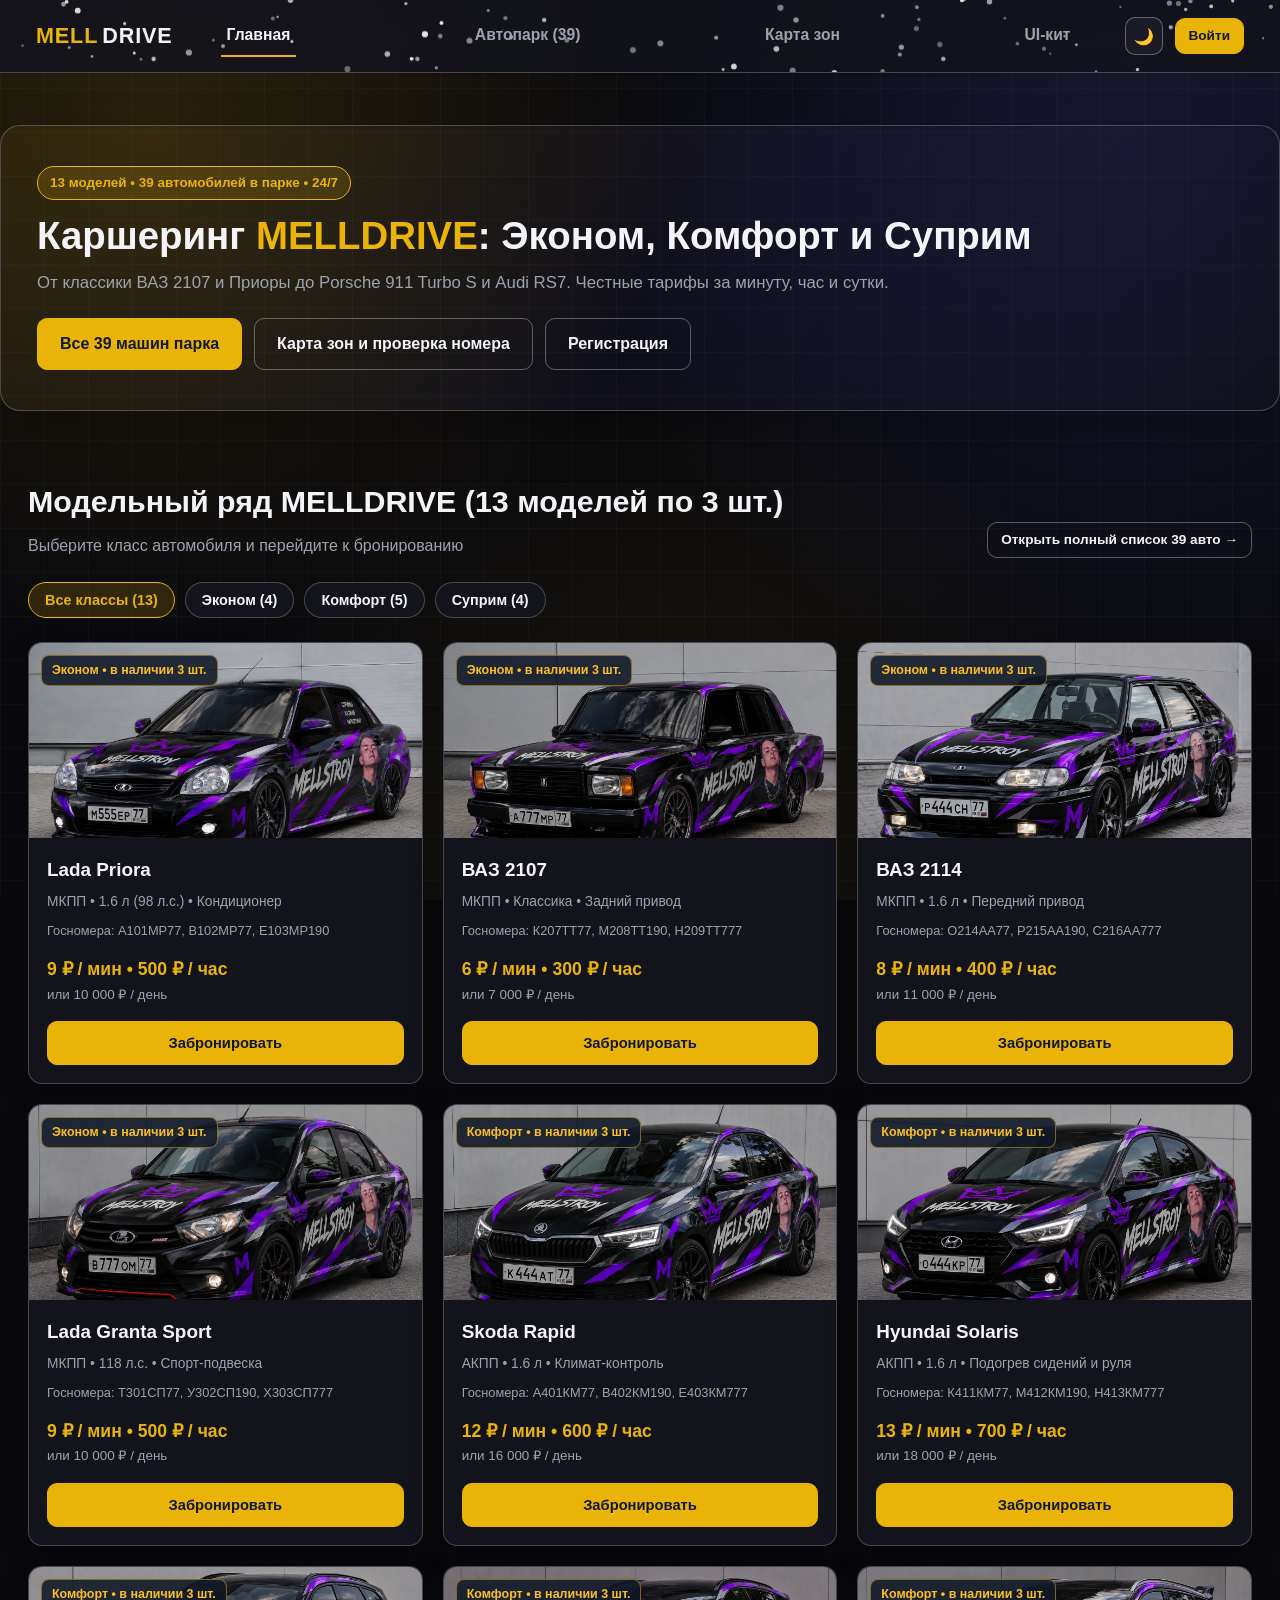
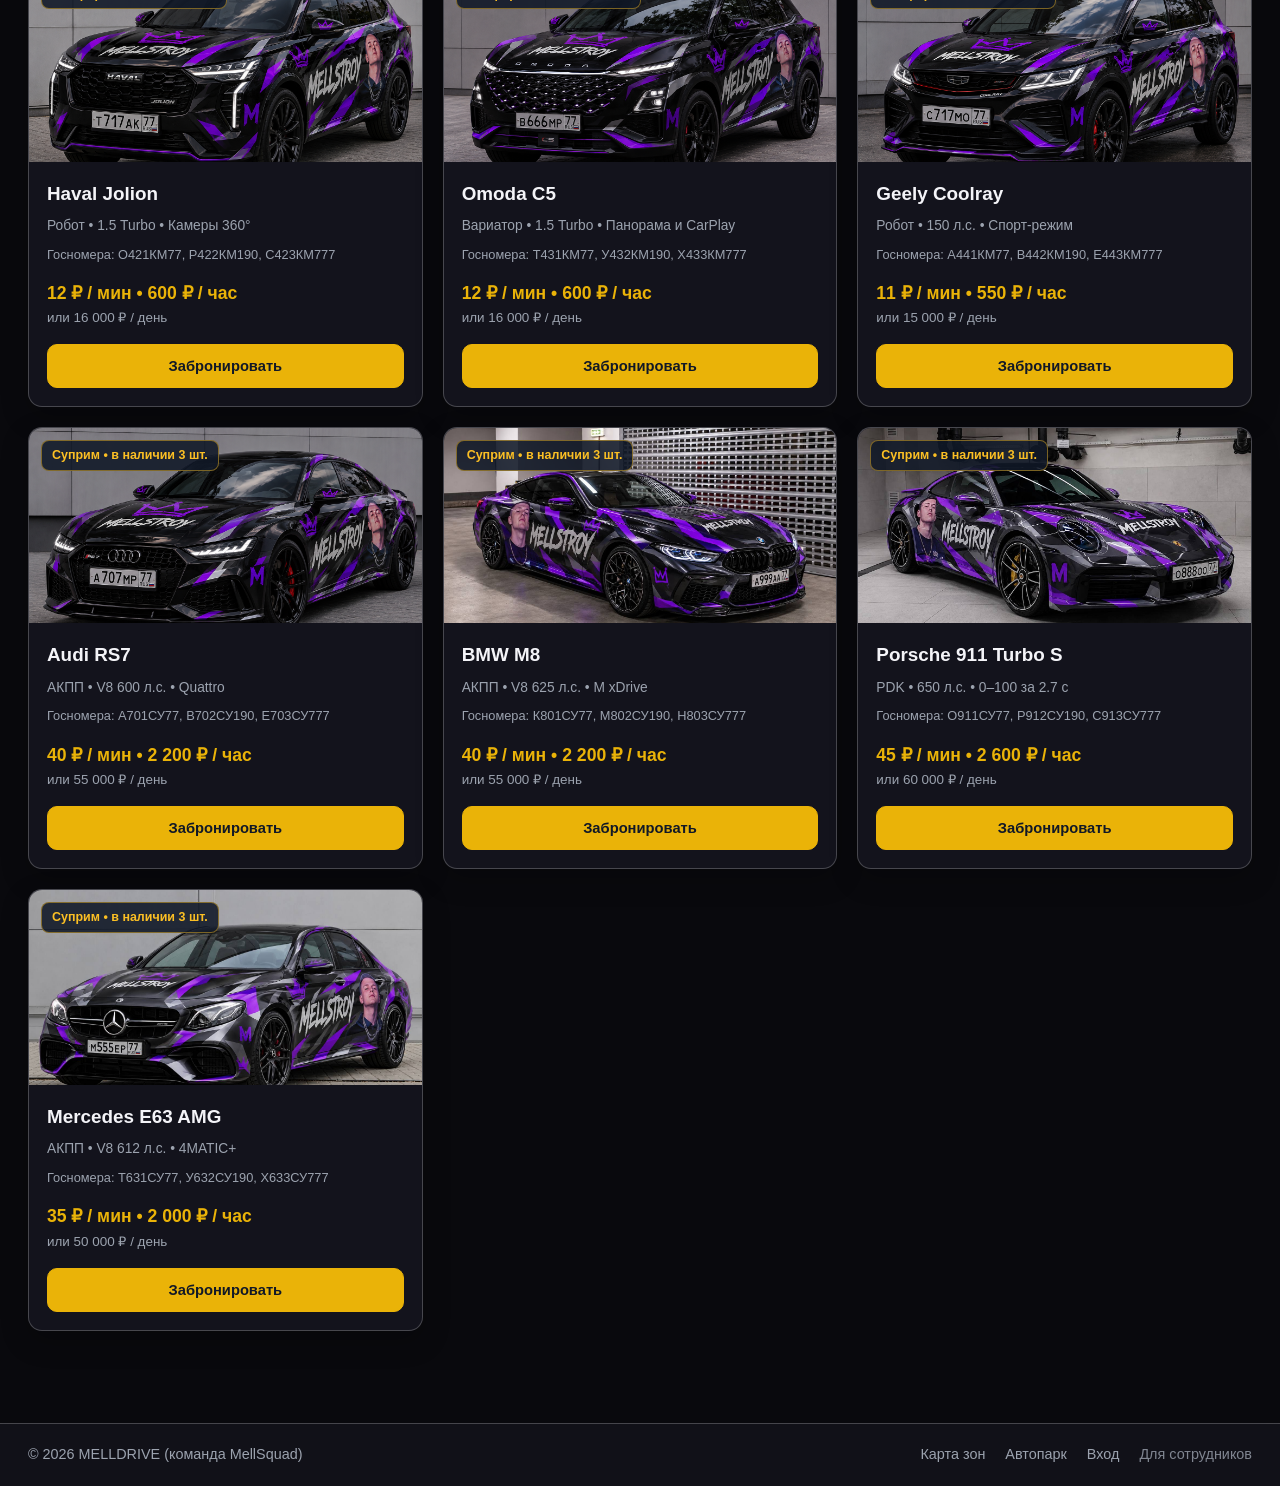
<file: frontend/index.html>
﻿<!DOCTYPE html>
<html lang="ru">
<head>
    <meta charset="UTF-8">
    <meta name="viewport" content="width=device-width, initial-scale=1.0">
    <title>MELLDRIVE — Каршеринг Москвы и Подмосковья</title>
    <link rel="stylesheet" href="assets/css/main.css">
    <style>
        .filter-pills { display: flex; flex-wrap: wrap; gap: 10px; margin-bottom: 24px; }
        .filter-pill {
            padding: 9px 16px;
            border-radius: 999px;
            border: 1px solid var(--border);
            background: var(--bg-card);
            color: var(--text-main);
            cursor: pointer;
            font-weight: 700;
            font-size: 0.9rem;
        }
        .filter-pill.active {
            border-color: var(--gold);
            background: var(--gold-soft);
            color: var(--gold);
        }
    </style>
</head>
<body>
    <header class="header">
        <div class="container header__container">
            <a href="index.html" class="logo" id="brandLogo">
                <span class="logo__highlight">MELL</span>DRIVE
            </a>
            <nav class="nav" id="mainNav">
                <ul class="nav__list">
                    <li><a href="index.html" class="nav__link active">Главная</a></li>
                    <li><a href="pages/catalog.html" class="nav__link">Автопарк (39)</a></li>
                    <li><a href="pages/map.html" class="nav__link">Карта зон</a></li>
                    <li><a href="pages/profile.html" class="nav__link">Кабинет</a></li>
                    <li><a href="pages/admin.html" class="nav__link">Админка</a></li>
                    <li><a href="pages/ui-kit.html" class="nav__link">UI-кит</a></li>
                </ul>
            </nav>
            <div class="header__actions">
                <button type="button" class="theme-toggle" id="themeToggle" aria-label="Сменить тему">🌙</button>
                <a href="pages/login.html" class="btn btn--primary btn--sm">Войти</a>
            </div>
        </div>
    </header>

    <main>
        <section class="hero">
            <div class="container">
                <span class="hero__badge">13 моделей • 39 автомобилей в парке • 24/7</span>
                <h1 class="hero__title">Каршеринг <span class="text-gradient">MELLDRIVE</span>: Эконом, Комфорт и Суприм</h1>
                <p class="hero__subtitle">От классики ВАЗ 2107 и Приоры до Porsche 911 Turbo S и Audi RS7. <span class="nowrap-phrase">Честные тарифы за минуту, час и сутки.</span></p>
                <div style="display:flex; gap:12px; flex-wrap:wrap; margin-top:22px;">
                    <a href="pages/catalog.html" class="btn btn--primary btn--large">Все 39 машин парка</a>
                    <a href="pages/map.html" class="btn btn--outline btn--large">Карта зон и проверка номера</a>
                    <a href="pages/register.html" class="btn btn--outline btn--large">Регистрация</a>
                </div>
            </div>
        </section>

        <section class="section" id="catalog">
            <div class="container">
                <div class="section__header">
                    <div>
                        <h2 class="section__title">Модельный ряд MELLDRIVE (13 моделей по 3 шт.)</h2>
                        <p class="section__subtitle">Выберите класс автомобиля и перейдите к бронированию</p>
                    </div>
                    <a href="pages/catalog.html" class="btn btn--outline btn--sm">Открыть полный список 39 авто →</a>
                </div>

                <div class="filter-pills" id="homeCatFilters">
                    <button type="button" class="filter-pill active" data-cat="all">Все классы (13)</button>
                    <button type="button" class="filter-pill" data-cat="Эконом">Эконом (4)</button>
                    <button type="button" class="filter-pill" data-cat="Комфорт">Комфорт (5)</button>
                    <button type="button" class="filter-pill" data-cat="Суприм">Суприм (4)</button>
                </div>

                <div class="cars-grid" id="homeCarsGrid"></div>
            </div>
        </section>
    </main>

    <footer class="footer">
        <div class="container" style="display:flex; flex-wrap:wrap; justify-content:space-between; align-items:center; gap:14px;">
            <p style="margin:0;">© 2026 MELLDRIVE (команда MellSquad)</p>
            <div style="display:flex; gap:20px; flex-wrap:wrap;">
                <a href="pages/map.html">Карта зон</a>
                <a href="pages/catalog.html">Автопарк</a>
                <a href="pages/login.html">Вход</a>
                <a href="pages/admin.html" style="opacity:0.8;">Для сотрудников</a>
            </div>
        </div>
    </footer>

    <script src="assets/js/fleet-data.js"></script>
    <script>
        let activeCat = 'all';
        const allUnits = window.buildMellFleetUnits(false);

        function renderHomeModels() {
            const list = activeCat === 'all'
                ? window.getMellModels()
                : window.getMellModels().filter(m => m.category === activeCat);

            const grid = document.getElementById('homeCarsGrid');
            grid.innerHTML = list.map(m => {
                const firstUnit = allUnits.find(u => u.modelId === m.modelId) || { id: 1 };
                return `
                    <article class="car-card">
                        <div class="car-card__badge">${m.category} • в наличии ${m.plates.length} шт.</div>
                        <img class="car-card__img" src="${m.img}" alt="${m.name}" onerror="window.mellCarPlaceholder(this, '${m.name}', '${m.category}')">
                        <div class="car-card__body">
                            <h3 class="car-card__title">${m.name}</h3>
                            <div class="car-card__specs">${m.specs}</div>
                            <div style="font-size:0.8rem; color:var(--text-muted);">Госномера: ${m.plates.join(', ')}</div>
                            <div class="car-card__pricing">
                                <span class="car-card__price">${m.priceMin} ₽ / мин • ${m.priceHour.toLocaleString('ru-RU')} ₽ / час</span>
                                <span class="car-card__price-sub">или ${m.priceDay.toLocaleString('ru-RU')} ₽ / день</span>
                            </div>
                            <a href="pages/car.html?id=${firstUnit.id}" class="btn btn--primary btn--block" style="margin-top:8px;">Забронировать</a>
                        </div>
                    </article>
                `;
            }).join('');
        }

        document.querySelectorAll('#homeCatFilters .filter-pill').forEach(btn => {
            btn.addEventListener('click', () => {
                document.querySelectorAll('#homeCatFilters .filter-pill').forEach(b => b.classList.remove('active'));
                btn.classList.add('active');
                activeCat = btn.dataset.cat;
                renderHomeModels();
            });
        });

        renderHomeModels();
    </script>
    <script src="assets/js/theme-session.js"></script>
</body>
</html>
</file>
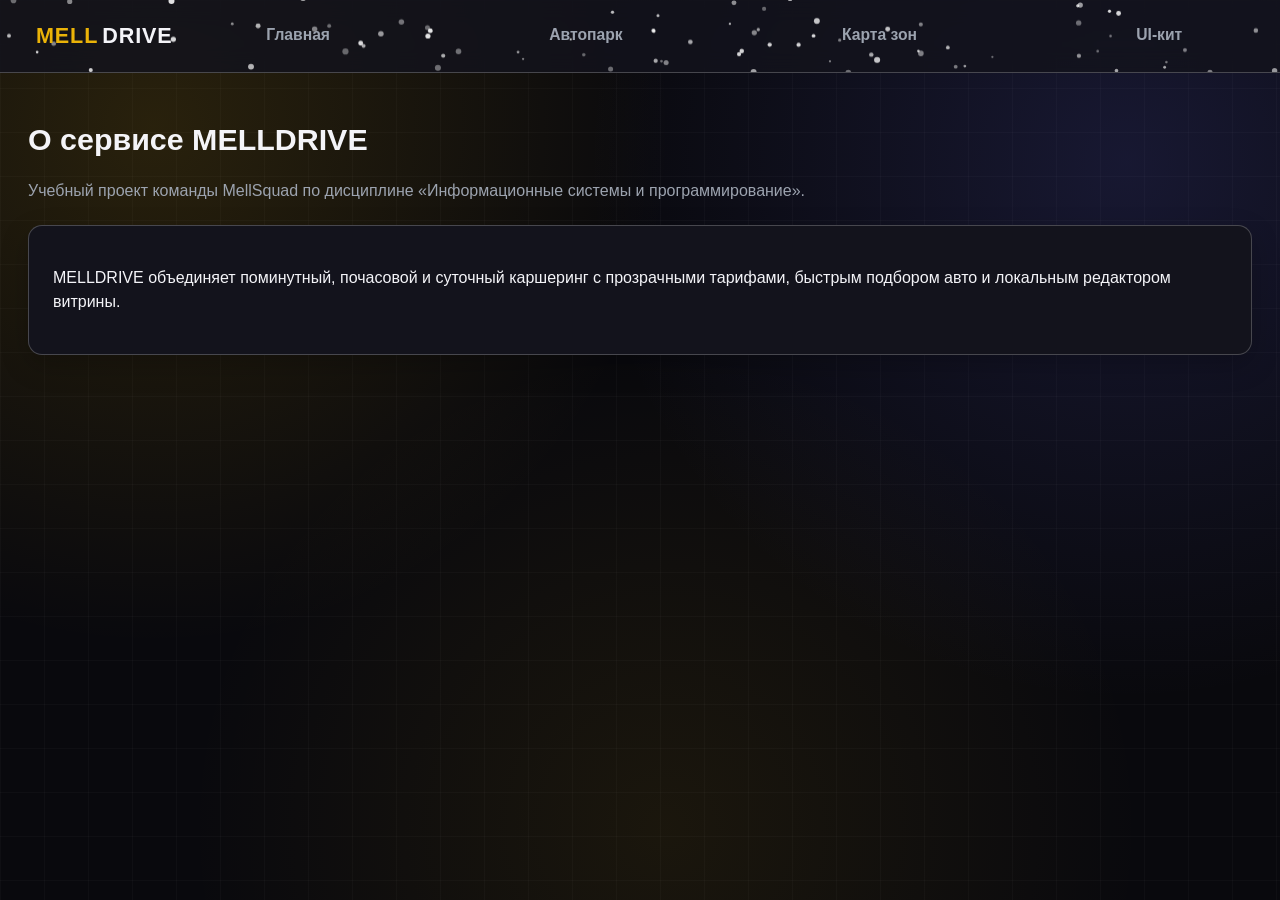
<file: frontend/pages/about.html>
﻿<!DOCTYPE html>
<html lang="ru">
<head>
    <meta charset="UTF-8">
    <meta name="viewport" content="width=device-width, initial-scale=1.0">
    <title>О сервисе — MELLDRIVE</title>
    <link rel="stylesheet" href="../assets/css/main.css">
<style id="force-nav-visible">
  .header, .header .container, .header__container { overflow: visible !important; }
  .header .nav, .header nav {
    display: flex !important;
    visibility: visible !important;
    opacity: 1 !important;
    position: static !important;
    transform: none !important;
    max-height: none !important;
    width: auto !important;
    background: transparent !important;
  }
  .header .nav__list {
    display: flex !important;
    flex-wrap: wrap !important;
    align-items: center !important;
    gap: 16px !important;
  }
  .header .nav__link { display: inline-block !important; white-space: nowrap !important; }
</style>
</head>
<body>
    <header class="header">
        <div class="container header__container">
            <a href="../index.html" class="logo"><span class="logo__highlight">MELL</span>DRIVE</a>
                                                <nav class="nav" id="mainNav" style="display:flex; visibility:visible; opacity:1;">
                <ul class="nav__list" style="display:flex; flex-wrap:wrap; gap:16px; list-style:none; margin:0; padding:0; align-items:center;">
                    <li><a href="../index.html" class="nav__link" style="white-space:nowrap;">Главная</a></li>
                    <li><a href="catalog.html" class="nav__link " style="white-space:nowrap;">Автопарк</a></li>
                    <li><a href="map.html" class="nav__link " style="white-space:nowrap;">Карта зон</a></li>
                    <li><a href="profile.html" class="nav__link " style="white-space:nowrap;">Кабинет</a></li>
                    <li><a href="admin.html" class="nav__link " style="white-space:nowrap;">Админка</a></li>
                    <li><a href="ui-kit.html" class="nav__link " style="white-space:nowrap;">UI-кит</a></li>
                </ul>
            </nav>
        </div>
    </header>
    <main class="section">
        <div class="container">
            <h1 class="section__title">О сервисе MELLDRIVE</h1>
            <p class="section__subtitle">Учебный проект команды MellSquad по дисциплине «Информационные системы и программирование».</p>
            <div class="car-card" style="padding:24px;">
                <p>MELLDRIVE объединяет поминутный, почасовой и суточный каршеринг с прозрачными тарифами, быстрым подбором авто и локальным редактором витрины.</p>
            </div>
        </div>
    </main>

<script>
(function() {
    let isAdmin = false;
    try {
        const a = JSON.parse(localStorage.getItem('melldrive_admin_session_v1') || 'null');
        isAdmin = Boolean(a && a.isAdmin === true);
    } catch (e) {}
    if (!isAdmin) {
        document.querySelectorAll('header a[href*="admin.html"]').forEach(a => {
            const li = a.closest('li');
            if (li) li.remove();
            else a.remove();
        });
    }
})();
</script>
<script>
(function() {
    const SESSION_KEY = 'melldrive_active_session_v1';
    const DB_KEY = 'melldrive_accounts_db_v1';

    // Удаляем старые демо-записи, если остались в localStorage
    try {
        const rawDb = localStorage.getItem(DB_KEY);
        if (rawDb) {
            const parsedDb = JSON.parse(rawDb);
            if (Array.isArray(parsedDb)) {
                const filtered = parsedDb.filter(acc => acc && acc.email && acc.email.toLowerCase() !== 'demo@melldrive.ru');
                localStorage.setItem(DB_KEY, JSON.stringify(filtered));
            }
        }
    } catch (e) {}

    function hasActiveSession() {
        try {
            const s = JSON.parse(localStorage.getItem(SESSION_KEY) || 'null');
            return Boolean(s && s.loggedIn === true && s.email);
        } catch (e) {
            return false;
        }
    }

    window.mellLogout = function() {
        localStorage.removeItem(SESSION_KEY);
        const isInPages = window.location.pathname.includes('/pages/') || window.location.pathname.includes('\\pages\\');
        window.location.href = isInPages ? '../index.html' : 'index.html';
    };

    const loggedIn = hasActiveSession();

    // Если сессии нет — убираем ссылки на кабинет из меню
    if (!loggedIn) {
        document.querySelectorAll('a[href*="profile.html"]').forEach(a => {
            const li = a.closest('li');
            if (li) li.remove();
            else a.remove();
        });
    }

    // Навешиваем выход на любые кнопки/ссылки с data-logout или #logoutBtn
    document.querySelectorAll('[data-logout], #logoutBtn').forEach(el => {
        el.addEventListener('click', (e) => {
            e.preventDefault();
            window.mellLogout();
        });
    });
})();
</script>
<script src="../assets/js/theme-session.js"></script>
</body>
</html>
</file>
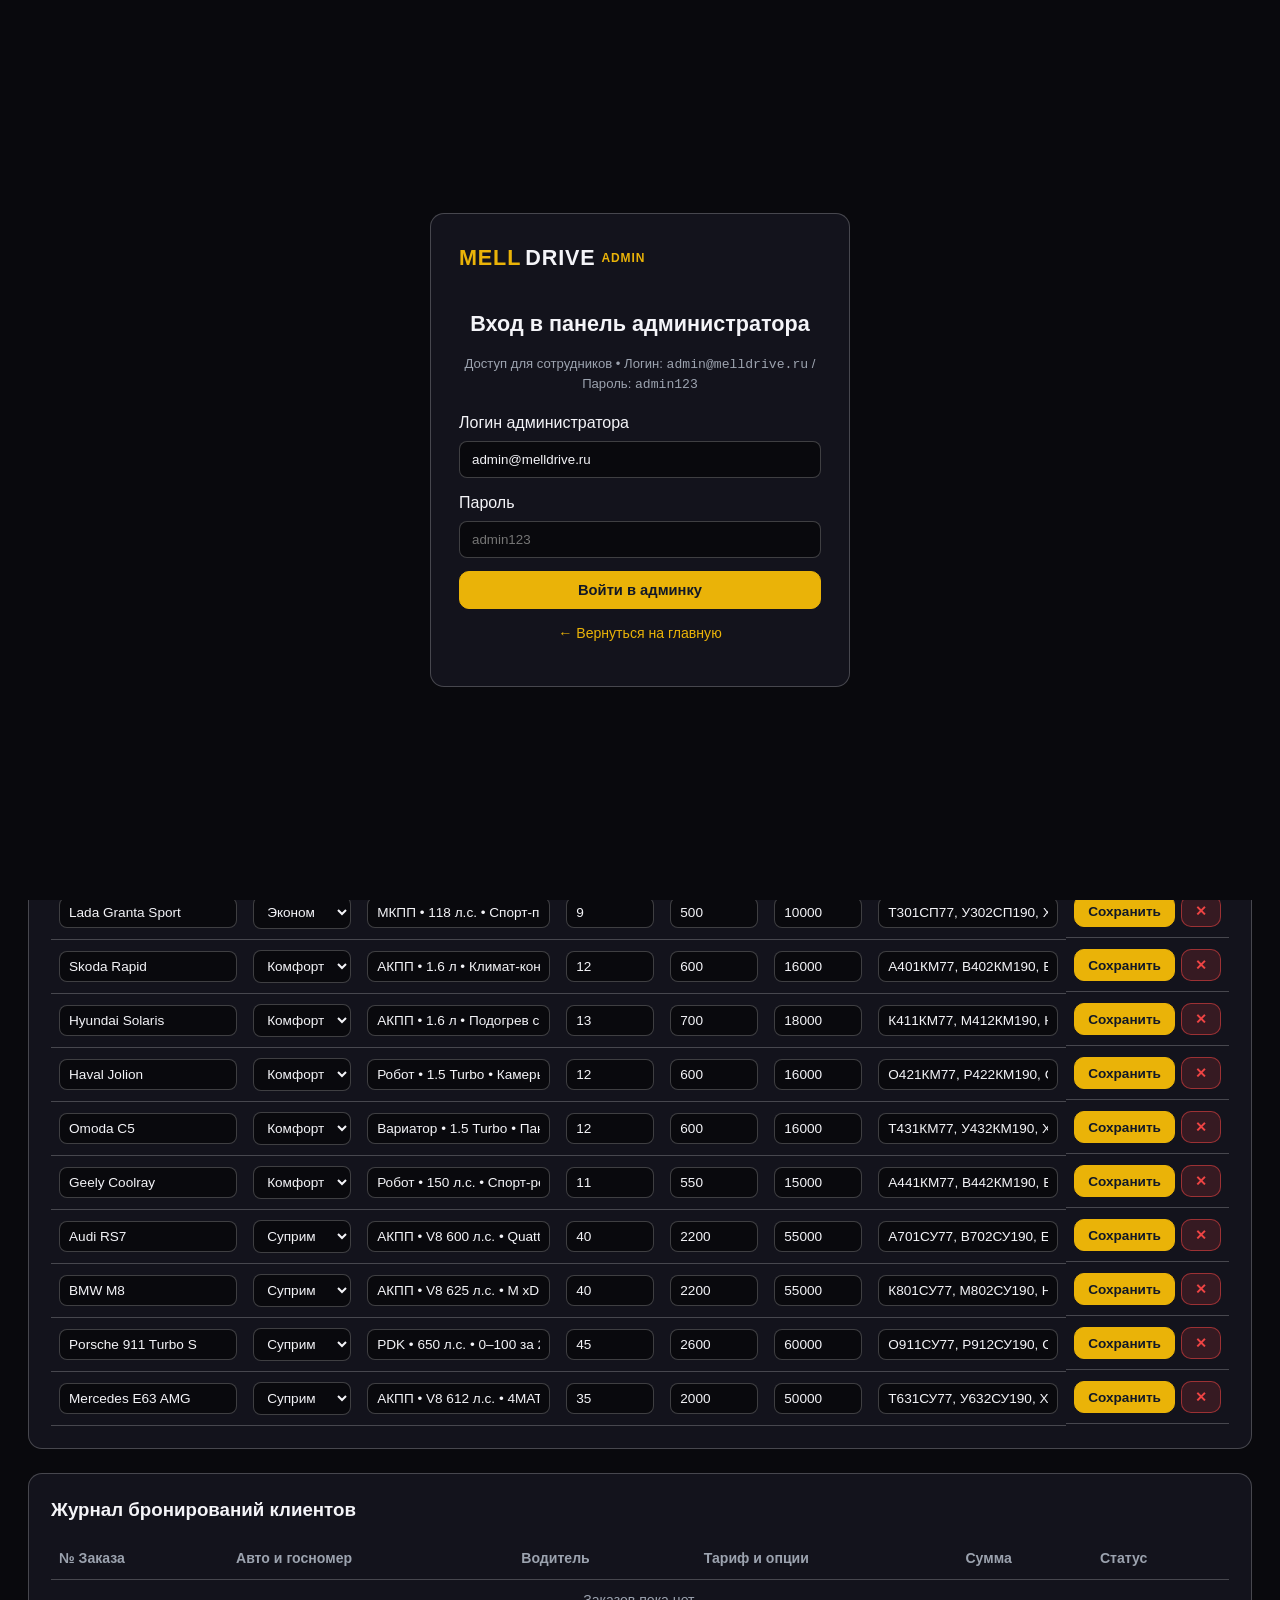
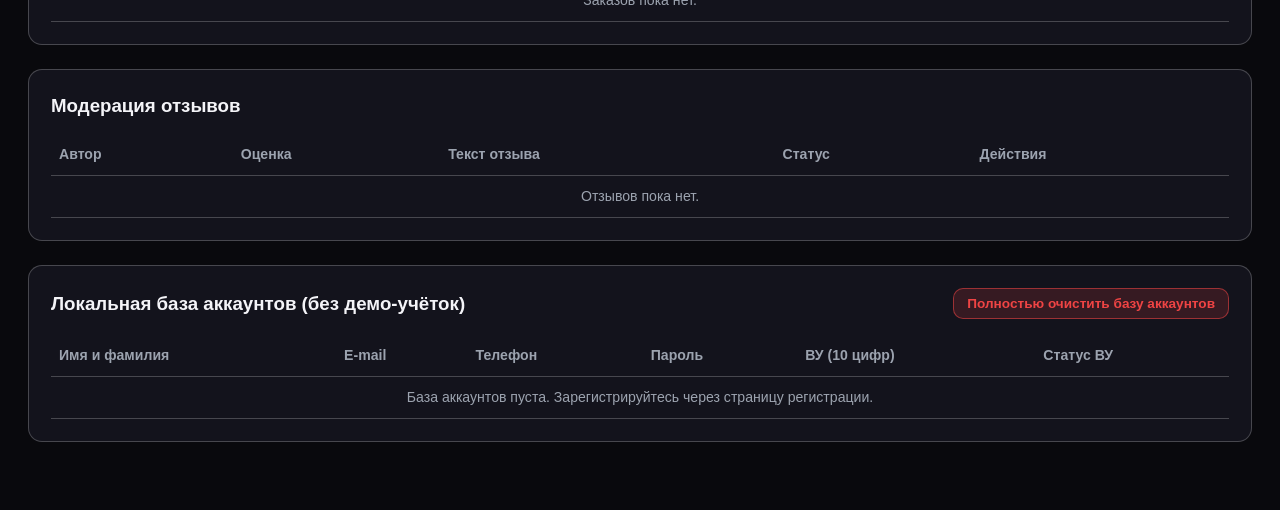
<file: frontend/pages/admin.html>
﻿<!DOCTYPE html>
<html lang="ru">
<head>
    <meta charset="UTF-8">
    <meta name="viewport" content="width=device-width, initial-scale=1.0">
    <title>Админ-панель — MELLDRIVE</title>
    <link rel="stylesheet" href="../assets/css/main.css">
    <style>
        .admin-stats {
            display: grid;
            grid-template-columns: repeat(auto-fit, minmax(200px, 1fr));
            gap: 16px;
            margin-bottom: 28px;
        }
        .stat-box {
            background: var(--bg-card);
            border: 1.5px solid var(--border);
            border-radius: var(--radius);
            padding: 20px;
        }
        .stat-box__val { font-size: 1.8rem; font-weight: 800; color: var(--gold); margin-top: 6px; }
        .admin-panel-box {
            background: var(--bg-card);
            border: 1.5px solid var(--border);
            border-radius: var(--radius);
            padding: 22px;
            margin-bottom: 24px;
            overflow-x: auto;
        }
        .panel-head {
            display: flex;
            justify-content: space-between;
            align-items: center;
            flex-wrap: wrap;
            gap: 12px;
            margin-bottom: 16px;
        }
        .add-car-grid {
            display: grid;
            grid-template-columns: repeat(auto-fit, minmax(165px, 1fr));
            gap: 12px;
            align-items: end;
        }
        .add-car-grid label {
            display: flex;
            flex-direction: column;
            gap: 6px;
            font-size: 0.85rem;
            color: var(--text-muted);
        }
        table { width: 100%; border-collapse: collapse; font-size: 0.88rem; }
        th, td { padding: 10px 8px; border-bottom: 1px solid var(--border); text-align: left; vertical-align: middle; }
        th { color: var(--text-muted); }
        select.status-select, input.edit-input {
            background: var(--bg-main);
            color: var(--text-main);
            border: 1.5px solid var(--border);
            border-radius: 8px;
            padding: 7px 9px;
            font-size: 0.85rem;
        }
        input.edit-input { width: 100%; }
        input.num-input { width: 88px; }
        .toast-banner {
            display: none;
            margin-bottom: 18px;
            padding: 12px 16px;
            border-radius: 10px;
            background: rgba(34, 197, 94, 0.14);
            border: 1px solid rgba(34, 197, 94, 0.45);
            color: var(--success);
            font-weight: 600;
            font-size: 0.92rem;
        }
        .toast-banner.show { display: block; }
    </style>
</head>
<body>
    <div id="adminAuthOverlay" style="position:fixed; inset:0; background:var(--bg-main); display:flex; align-items:center; justify-content:center; padding:20px; z-index:9999;">
        <div style="width:100%; max-width:420px; background:var(--bg-card); border:1.5px solid var(--border); border-radius:var(--radius); padding:28px;">
            <a href="../index.html" class="logo" style="justify-content:center; margin-bottom:16px;"><span class="logo__highlight">MELL</span>DRIVE <small style="font-size:0.75rem; color:var(--gold); margin-left:6px;">ADMIN</small></a>
            <h2 style="font-size:1.35rem; text-align:center; margin-bottom:8px;">Вход в панель администратора</h2>
            <p style="font-size:0.82rem; color:var(--text-muted); text-align:center; margin-bottom:16px;">
                Доступ для сотрудников • Логин: <code>admin@melldrive.ru</code> / Пароль: <code>admin123</code>
            </p>
            <form id="adminLoginForm" style="display:grid; gap:13px;">
                <label>Логин администратора
                    <input type="text" id="adminLoginInput" required value="admin@melldrive.ru" style="width:100%; margin-top:6px; padding:10px 12px; border-radius:8px; background:var(--bg-main); color:var(--text-main); border:1.5px solid var(--border);">
                </label>
                <label>Пароль
                    <input type="password" id="adminPassInput" required placeholder="admin123" style="width:100%; margin-top:6px; padding:10px 12px; border-radius:8px; background:var(--bg-main); color:var(--text-main); border:1.5px solid var(--border);">
                </label>
                <p id="adminAuthErr" style="display:none; color:var(--danger); font-size:0.86rem; margin:0;"></p>
                <button type="submit" class="btn btn--primary btn--block">Войти в админку</button>
            </form>
            <p style="margin-top:14px; text-align:center; font-size:0.88rem;">
                <a href="../index.html" style="color:var(--gold);">← Вернуться на главную</a>
            </p>
        </div>
    </div>

    <header class="header">
        <div class="container header__container">
            <a href="../index.html" class="logo"><span class="logo__highlight">MELL</span>DRIVE <small style="font-size:0.75rem; color:var(--gold); margin-left:6px;">ADMIN</small></a>
            <nav class="nav" id="mainNav">
                <ul class="nav__list">
                    <li><a href="../index.html" class="nav__link">На сайт</a></li>
                    <li><a href="catalog.html" class="nav__link">Автопарк</a></li>
                    <li><a href="map.html" class="nav__link">Карта зон</a></li>
                    <li><a href="admin.html" class="nav__link active">Админка</a></li>
                    <li><a href="ui-kit.html" class="nav__link">UI-кит</a></li>
                </ul>
            </nav>
            <div class="header__actions">
                <button type="button" class="theme-toggle" id="themeToggle" aria-label="Сменить тему">🌙</button>
                <button type="button" class="btn btn--outline btn--sm" id="adminLogoutBtn">Выйти из админки</button>
            </div>
        </div>
    </header>

    <main class="section">
        <div class="container">
            <h1 class="section__title">Панель администратора</h1>
            <p class="section__subtitle">Единое управление автопарком (синхронизировано с главной, каталогом, картой и бронированием)</p>

            <div class="toast-banner" id="adminToast"></div>

            <div class="admin-stats">
                <div class="stat-box"><div>Моделей / Машин</div><div class="stat-box__val" id="statCars">0 / 0</div></div>
                <div class="stat-box"><div>Всего бронирований</div><div class="stat-box__val" id="statOrders">0</div></div>
                <div class="stat-box"><div>Активных аренд</div><div class="stat-box__val" id="statActive">0</div></div>
                <div class="stat-box"><div>Выручка (без отмен)</div><div class="stat-box__val" id="statRevenue">0 ₽</div></div>
            </div>

            <div class="admin-panel-box">
                <div class="panel-head">
                    <h3 style="margin:0;">Добавить модель в автопарк (сразу 3 авто с госномерами)</h3>
                </div>
                <form class="add-car-grid" id="adminAddCarForm">
                    <label>Марка и модель *
                        <input class="edit-input" type="text" id="admCarName" required placeholder="Например: Zeekr 001">
                    </label>
                    <label>Класс *
                        <select class="status-select" id="admCarCat" required>
                            <option value="" disabled selected>Выберите класс</option>
                            <option value="Эконом">Эконом</option>
                            <option value="Комфорт">Комфорт</option>
                            <option value="Суприм">Суприм</option>
                        </select>
                    </label>
                    <label>Характеристики *
                        <input class="edit-input" type="text" id="admCarSpecs" required placeholder="АКПП • 544 л.с. • Полный привод">
                    </label>
                    <label>₽ / мин *
                        <input class="edit-input" type="number" id="admCarMin" step="1" min="1" required placeholder="Например: 30">
                    </label>
                    <label>₽ / час *
                        <input class="edit-input" type="number" id="admCarHour" step="1" min="1" required placeholder="Например: 1600">
                    </label>
                    <label>₽ / день *
                        <input class="edit-input" type="number" id="admCarDay" step="1" min="1" required placeholder="Например: 38000">
                    </label>
                    <label>Госномера (через запятую) *
                        <input class="edit-input" type="text" id="admCarPlates" required placeholder="А901МД77, В902МД190, Е903МД777">
                    </label>
                    <label>Путь или URL фото *
                        <input class="edit-input" type="text" id="admCarImg" required placeholder="assets/img/cars/zeekr.jpg">
                    </label>
                    <button type="submit" class="btn btn--primary">Добавить модель</button>
                </form>
            </div>

            <div class="admin-panel-box">
                <div class="panel-head">
                    <h3 style="margin:0;">Автопарк и тарифы (13 моделей по 3 шт.)</h3>
                    <button type="button" class="btn btn--outline btn--sm" id="resetFleetBtn">Сбросить парк к базовым 13 моделям</button>
                </div>
                <table>
                    <thead>
                        <tr>
                            <th>Модель</th>
                            <th>Класс</th>
                            <th>Характеристики</th>
                            <th>₽/мин</th>
                            <th>₽/час</th>
                            <th>₽/день</th>
                            <th>Госномера (3 шт.)</th>
                            <th>Действия</th>
                        </tr>
                    </thead>
                    <tbody id="adminCarsBody"></tbody>
                </table>
            </div>

            <div class="admin-panel-box">
                <h3 style="margin:0 0 14px;">Журнал бронирований клиентов</h3>
                <table>
                    <thead>
                        <tr>
                            <th>№ Заказа</th>
                            <th>Авто и госномер</th>
                            <th>Водитель</th>
                            <th>Тариф и опции</th>
                            <th>Сумма</th>
                            <th>Статус</th>
                        </tr>
                    </thead>
                    <tbody id="adminOrdersBody"></tbody>
                </table>
            </div>

            <div class="admin-panel-box">
                <h3 style="margin:0 0 14px;">Модерация отзывов</h3>
                <table>
                    <thead>
                        <tr>
                            <th>Автор</th>
                            <th>Оценка</th>
                            <th>Текст отзыва</th>
                            <th>Статус</th>
                            <th>Действия</th>
                        </tr>
                    </thead>
                    <tbody id="adminReviewsBody"></tbody>
                </table>
            </div>

            <div class="admin-panel-box">
                <div class="panel-head">
                    <h3 style="margin:0;">Локальная база аккаунтов (без демо-учёток)</h3>
                    <button type="button" class="btn btn--danger btn--sm" id="clearAccountsDbBtn">Полностью очистить базу аккаунтов</button>
                </div>
                <table>
                    <thead>
                        <tr>
                            <th>Имя и фамилия</th>
                            <th>E-mail</th>
                            <th>Телефон</th>
                            <th>Пароль</th>
                            <th>ВУ (10 цифр)</th>
                            <th>Статус ВУ</th>
                        </tr>
                    </thead>
                    <tbody id="adminAccountsBody"></tbody>
                </table>
            </div>
        </div>
    </main>

    <script src="../assets/js/fleet-data.js"></script>
    <script>
        const ADMIN_SESSION_KEY = 'melldrive_admin_session_v1';
        const BOOKINGS_KEY = 'melldrive_bookings_v1';
        const REVIEWS_KEY = 'melldrive_reviews_v1';
        const DB_KEY = 'melldrive_accounts_db_v1';
        const SESSION_KEY = 'melldrive_active_session_v1';

        const ADMIN_LOGIN = 'admin@melldrive.ru';
        const ADMIN_PASS = 'admin123';

        function showToast(msg) {
            const el = document.getElementById('adminToast');
            if (!el) return;
            el.textContent = msg;
            el.classList.add('show');
            clearTimeout(window._toastTimer);
            window._toastTimer = setTimeout(() => el.classList.remove('show'), 3200);
        }

        function checkAdminAuth() {
            const overlay = document.getElementById('adminAuthOverlay');
            let isAuthed = false;
            try {
                const s = JSON.parse(localStorage.getItem(ADMIN_SESSION_KEY) || 'null');
                isAuthed = Boolean(s && s.isAdmin === true);
            } catch (e) {}
            if (overlay) overlay.style.display = isAuthed ? 'none' : 'flex';
            return isAuthed;
        }

        function saveModelRow(idx) {
            const models = window.getMellModels();
            if (!models[idx]) return;
            const name = document.getElementById(`carName_${idx}`).value.trim();
            const category = document.getElementById(`carCat_${idx}`).value;
            const specs = document.getElementById(`carSpecs_${idx}`).value.trim();
            const priceMin = Number(document.getElementById(`carMin_${idx}`).value);
            const priceHour = Number(document.getElementById(`carHour_${idx}`).value);
            const priceDay = Number(document.getElementById(`carDay_${idx}`).value);
            const platesRaw = document.getElementById(`carPlates_${idx}`).value;
            const plates = platesRaw.split(',').map(p => window.normalizePlate(p)).filter(Boolean);

            if (!name || !specs || priceMin <= 0 || priceHour <= 0 || priceDay <= 0 || !plates.length) {
                showToast('Ошибка: проверьте название, положительные тарифы и хотя бы один госномер.');
                return;
            }
            models[idx] = { ...models[idx], name, category, specs, priceMin, priceHour, priceDay, plates };
            window.saveMellModels(models);
            renderAll();
            showToast(`Модель «${name}» и её тарифы сохранены для всех страниц сайта.`);
        }

        function deleteModelRow(idx) {
            const models = window.getMellModels();
            if (models.length <= 1) {
                showToast('Нельзя удалить последнюю модель из автопарка.');
                return;
            }
            const removed = models.splice(idx, 1)[0];
            window.saveMellModels(models);
            renderAll();
            showToast(`Модель «${removed.name}» удалена.`);
        }

        function getBookings() {
            try {
                const list = JSON.parse(localStorage.getItem(BOOKINGS_KEY) || '[]');
                return Array.isArray(list) ? list : [];
            } catch (e) { return []; }
        }

        function updateStatus(idx, newStatus) {
            const list = getBookings();
            if (list[idx]) {
                window.finalizeBookingRecord(list[idx], newStatus);
                localStorage.setItem(BOOKINGS_KEY, JSON.stringify(list));
                renderAll();
                showToast(`Статус заказа ${list[idx].id} изменён на «${newStatus}».`);
            }
        }

        function getReviews() {
            try {
                const list = JSON.parse(localStorage.getItem(REVIEWS_KEY) || '[]');
                return Array.isArray(list) ? list : [];
            } catch (e) { return []; }
        }

        function saveReviewEdit(idx) {
            const list = getReviews();
            if (!list[idx]) return;
            list[idx].text = document.getElementById(`revTextEdit_${idx}`).value.trim();
            list[idx].rating = Number(document.getElementById(`revRatingEdit_${idx}`).value) || 5;
            list[idx].status = document.getElementById(`revStatusEdit_${idx}`).value;
            localStorage.setItem(REVIEWS_KEY, JSON.stringify(list));
            renderAll();
            showToast('Отзыв обновлён.');
        }

        function deleteReview(idx) {
            const list = getReviews();
            list.splice(idx, 1);
            localStorage.setItem(REVIEWS_KEY, JSON.stringify(list));
            renderAll();
            showToast('Отзыв удалён.');
        }

        function getAccountsDb() {
            try {
                const raw = localStorage.getItem(DB_KEY);
                if (raw) {
                    const parsed = JSON.parse(raw);
                    if (Array.isArray(parsed)) return parsed.filter(a => a && a.email && a.email.toLowerCase() !== 'demo@melldrive.ru');
                }
            } catch (e) {}
            return [];
        }

        function renderAll() {
            const models = window.getMellModels();
            const totalUnits = models.reduce((sum, m) => sum + ((m.plates && m.plates.length) || 1), 0);
            document.getElementById('statCars').textContent = `${models.length} / ${totalUnits}`;

            const categories = ['Эконом', 'Комфорт', 'Суприм'];
            document.getElementById('adminCarsBody').innerHTML = models.map((m, idx) => `
                <tr>
                    <td><input id="carName_${idx}" class="edit-input" type="text" value="${window.escapeHtml(m.name)}"></td>
                    <td>
                        <select id="carCat_${idx}" class="status-select">
                            ${categories.map(cat => `<option value="${cat}" ${m.category === cat ? 'selected' : ''}>${cat}</option>`).join('')}
                        </select>
                    </td>
                    <td><input id="carSpecs_${idx}" class="edit-input" type="text" value="${window.escapeHtml(m.specs)}"></td>
                    <td><input id="carMin_${idx}" class="edit-input num-input" type="number" step="1" min="1" value="${Number(m.priceMin)}"></td>
                    <td><input id="carHour_${idx}" class="edit-input num-input" type="number" step="50" min="50" value="${Number(m.priceHour)}"></td>
                    <td><input id="carDay_${idx}" class="edit-input num-input" type="number" step="500" min="500" value="${Number(m.priceDay)}"></td>
                    <td><input id="carPlates_${idx}" class="edit-input" type="text" value="${window.escapeHtml((m.plates || []).join(', '))}"></td>
                    <td style="white-space:nowrap; display:flex; gap:6px;">
                        <button type="button" class="btn btn--primary btn--sm" onclick="saveModelRow(${idx})">Сохранить</button>
                        <button type="button" class="btn btn--danger btn--sm" onclick="deleteModelRow(${idx})">✕</button>
                    </td>
                </tr>
            `).join('');

            const list = getBookings();
            document.getElementById('statOrders').textContent = list.length;
            document.getElementById('statActive').textContent = list.filter(b => b.status === 'Активна').length;
            const sum = list.filter(b => b.status !== 'Отменена').reduce((acc, b) => acc + (b.isMinuteTariff && b.status === 'Активна' ? window.calcLiveMinuteBooking(b, Date.now()).total : (Number(b.total) || 0)), 0);
            document.getElementById('statRevenue').textContent = `${sum.toLocaleString('ru-RU')} ₽`;

            const tbody = document.getElementById('adminOrdersBody');
            tbody.innerHTML = !list.length
                ? '<tr><td colspan="6" style="color:var(--text-muted); text-align:center;">Заказов пока нет.</td></tr>'
                : list.map((b, idx) => `
                    <tr>
                        <td><strong>${window.escapeHtml(b.id)}</strong><br><small style="color:var(--text-muted);">${window.escapeHtml(b.createdAt)}</small></td>
                        <td>${window.escapeHtml(b.carName)}<br><small style="color:var(--gold);">${window.escapeHtml(b.plate || '—')}</small></td>
                        <td>${window.escapeHtml(b.driverEmail || '—')}</td>
                        <td>${window.escapeHtml(b.tariff)} (${window.escapeHtml(b.options)})</td>
                        <td><strong style="color:var(--gold);">${(b.isMinuteTariff && b.status === 'Активна' ? window.calcLiveMinuteBooking(b, Date.now()).total : Number(b.total)).toLocaleString('ru-RU')} ₽</strong>${b.isMinuteTariff && b.status === 'Активна' ? '<br><small style="color:var(--success);">идёт счётчик</small>' : ''}</td>
                        <td>
                            <select class="status-select" onchange="updateStatus(${idx}, this.value)">
                                <option value="Активна" ${b.status === 'Активна' ? 'selected' : ''}>Активна</option>
                                <option value="Завершена" ${b.status === 'Завершена' ? 'selected' : ''}>Завершена</option>
                                <option value="Отменена" ${b.status === 'Отменена' ? 'selected' : ''}>Отменена</option>
                            </select>
                        </td>
                    </tr>
                `).join('');

            const reviews = getReviews();
            const revBody = document.getElementById('adminReviewsBody');
            revBody.innerHTML = !reviews.length
                ? '<tr><td colspan="5" style="color:var(--text-muted); text-align:center;">Отзывов пока нет.</td></tr>'
                : reviews.map((r, idx) => `
                    <tr>
                        <td><strong>${window.escapeHtml(r.author)}</strong><br><small style="color:var(--text-muted);">${window.escapeHtml(r.date || '')}</small></td>
                        <td>
                            <select id="revRatingEdit_${idx}" class="status-select">
                                ${[5,4,3,2,1].map(n => `<option value="${n}" ${Number(r.rating) === n ? 'selected' : ''}>${n} ★</option>`).join('')}
                            </select>
                        </td>
                        <td><input id="revTextEdit_${idx}" class="edit-input" type="text" value="${window.escapeHtml(r.text || '')}"></td>
                        <td>
                            <select id="revStatusEdit_${idx}" class="status-select">
                                <option value="Опубликован" ${r.status === 'Опубликован' ? 'selected' : ''}>Опубликован</option>
                                <option value="На проверке" ${r.status === 'На проверке' ? 'selected' : ''}>На проверке</option>
                                <option value="Скрыт" ${r.status === 'Скрыт' ? 'selected' : ''}>Скрыт</option>
                            </select>
                        </td>
                        <td style="white-space:nowrap; display:flex; gap:6px;">
                            <button type="button" class="btn btn--primary btn--sm" onclick="saveReviewEdit(${idx})">Сохранить</button>
                            <button type="button" class="btn btn--danger btn--sm" onclick="deleteReview(${idx})">✕</button>
                        </td>
                    </tr>
                `).join('');

            const accs = getAccountsDb();
            const accBody = document.getElementById('adminAccountsBody');
            accBody.innerHTML = !accs.length
                ? '<tr><td colspan="6" style="color:var(--text-muted); text-align:center;">База аккаунтов пуста. Зарегистрируйтесь через страницу регистрации.</td></tr>'
                : accs.map(a => `
                    <tr>
                        <td><strong>${window.escapeHtml(a.name)}</strong></td>
                        <td>${window.escapeHtml(a.email)}</td>
                        <td>${window.escapeHtml(a.phone)}</td>
                        <td><code>${window.escapeHtml(a.password)}</code></td>
                        <td>${window.escapeHtml(a.license || '—')}</td>
                        <td style="color:var(--success);">${a.licenseConfirmed ? 'Подтверждено' : 'Не проверено'}</td>
                    </tr>
                `).join('');
        }

        document.getElementById('adminLoginForm').addEventListener('submit', (e) => {
            e.preventDefault();
            const l = document.getElementById('adminLoginInput').value.trim().toLowerCase();
            const p = document.getElementById('adminPassInput').value.trim();
            const err = document.getElementById('adminAuthErr');

            if (l === ADMIN_LOGIN && p === ADMIN_PASS) {
                err.style.display = 'none';
                localStorage.setItem(ADMIN_SESSION_KEY, JSON.stringify({ isAdmin: true, login: l }));
                checkAdminAuth();
                renderAll();
            } else {
                err.textContent = 'Неверный логин или пароль администратора.';
                err.style.display = 'block';
            }
        });

        document.getElementById('adminLogoutBtn').addEventListener('click', () => {
            localStorage.removeItem(ADMIN_SESSION_KEY);
            checkAdminAuth();
        });

        document.getElementById('adminAddCarForm').addEventListener('submit', (e) => {
            e.preventDefault();
            const name = document.getElementById('admCarName').value.trim();
            const category = document.getElementById('admCarCat').value;
            const specs = document.getElementById('admCarSpecs').value.trim();
            const priceMin = Number(document.getElementById('admCarMin').value);
            const priceHour = Number(document.getElementById('admCarHour').value);
            const priceDay = Number(document.getElementById('admCarDay').value);
            const imgInput = document.getElementById('admCarImg').value.trim();
            const platesRaw = document.getElementById('admCarPlates').value.trim();

            if (!name || !specs || priceMin <= 0 || priceHour <= 0 || priceDay <= 0) {
                showToast('Укажите корректные данные и положительные тарифы.');
                return;
            }
            const rnd = Math.floor(100 + Math.random() * 799);
            const plates = platesRaw
                ? platesRaw.split(',').map(p => window.normalizePlate(p)).filter(Boolean)
                : [`А${rnd}МД77`, `В${rnd + 1}МД190`, `Е${rnd + 2}МД777`];

            const models = window.getMellModels();
            models.push({
                modelId: 'model-' + Date.now(),
                name,
                category,
                specs,
                priceMin,
                priceHour,
                priceDay,
                img: imgInput || 'assets/img/cars/porsche-911.jpg',
                plates
            });
            window.saveMellModels(models);
            e.target.reset();
            renderAll();
            showToast(`Модель «${name}» (${plates.length} авто) добавлена во весь сайт.`);
        });

        document.getElementById('resetFleetBtn').addEventListener('click', () => {
            if (confirm('Вернуть базовые 13 моделей (39 автомобилей) и исходные тарифы?')) {
                window.resetMellModels();
                renderAll();
                showToast('Базовый автопарк (13 моделей / 39 авто) восстановлен.');
            }
        });

        // Fix BUG-051: полная очистка базы без восстановления демо-учётки
        document.getElementById('clearAccountsDbBtn').addEventListener('click', () => {
            if (confirm('Полностью очистить локальную базу зарегистрированных аккаунтов?')) {
                localStorage.setItem(DB_KEY, JSON.stringify([]));
                localStorage.removeItem(SESSION_KEY);
                document.cookie = 'melldrive_account_cookie=; path=/; max-age=0; expires=Thu, 01 Jan 1970 00:00:00 GMT; SameSite=Lax';
                renderAll();
                showToast('База аккаунтов полностью очищена (0 записей).');
            }
        });

        window.saveModelRow = saveModelRow;
        window.deleteModelRow = deleteModelRow;
        window.updateStatus = updateStatus;
        window.saveReviewEdit = saveReviewEdit;
        window.deleteReview = deleteReview;

        checkAdminAuth();
        renderAll();
    </script>
    <script src="../assets/js/theme-session.js"></script>
</body>
</html>
</file>
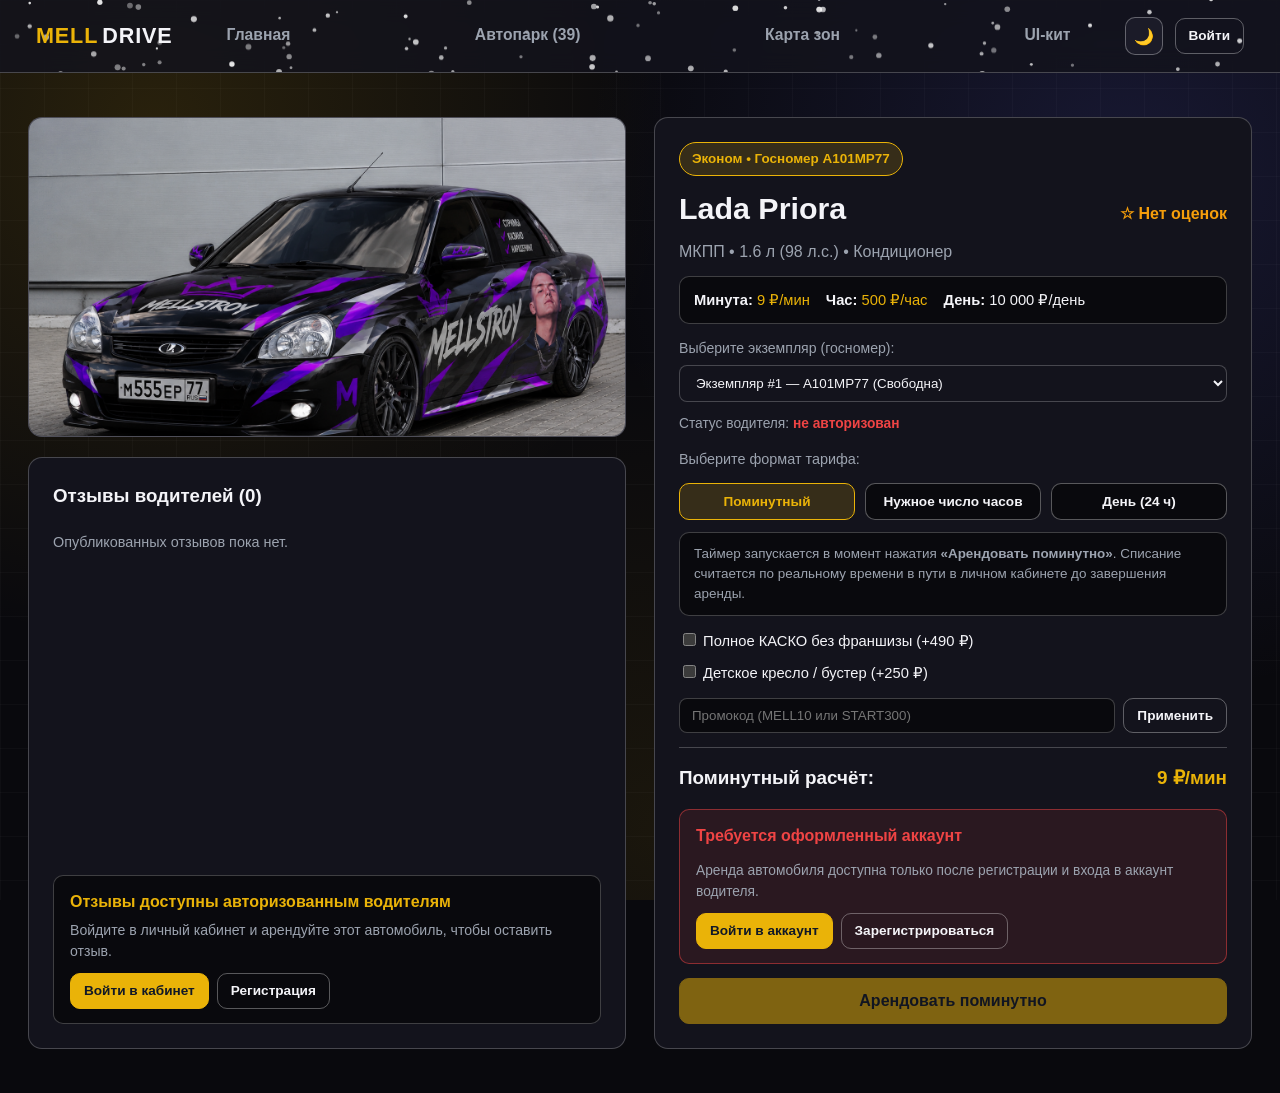
<file: frontend/pages/car.html>
﻿<!DOCTYPE html>
<html lang="ru">
<head>
    <meta charset="UTF-8">
    <meta name="viewport" content="width=device-width, initial-scale=1.0">
    <title>Карточка автомобиля — MELLDRIVE</title>
    <link rel="stylesheet" href="../assets/css/main.css">
    <style>
        .car-detail {
            display: grid;
            grid-template-columns: 1fr 1fr;
            gap: 28px;
            align-items: stretch;
        }
        .car-detail > div:first-child {
            display: flex;
            flex-direction: column;
        }
        .car-detail__photo {
            width: 100%;
            border-radius: var(--radius);
            border: 1.5px solid var(--border);
            object-fit: cover;
            height: 320px;
            display: block;
            background: var(--bg-elevated);
        }
        .panel-card, .booking-box {
            background: var(--bg-card);
            border: 1.5px solid var(--border);
            border-radius: var(--radius);
            padding: 24px;
        }
        .panel-card {
            margin-top: 20px;
            flex: 1 1 auto;
            display: flex;
            flex-direction: column;
        }
        .panel-card > .review-bottom { margin-top: auto; }
        .car-title-row {
            display: flex;
            justify-content: space-between;
            align-items: baseline;
            gap: 12px;
            flex-wrap: wrap;
        }
        .rating-badge { font-size: 1rem; font-weight: 800; color: #f59e0b; white-space: nowrap; }
        .rate-summary {
            display: flex;
            gap: 16px;
            flex-wrap: wrap;
            padding: 12px 14px;
            border-radius: 10px;
            background: var(--bg-main);
            border: 1px solid var(--border);
            margin-bottom: 14px;
            font-size: 0.92rem;
        }
        .tariff-options {
            display: grid;
            grid-template-columns: repeat(3, 1fr);
            gap: 10px;
            margin: 12px 0;
        }
        .tariff-pill {
            padding: 10px 8px;
            border-radius: 10px;
            border: 1.5px solid var(--btn-border);
            background: var(--bg-main);
            color: var(--text-main);
            cursor: pointer;
            text-align: center;
            font-weight: 700;
            font-size: 0.85rem;
        }
        .tariff-pill.active {
            border-color: var(--gold);
            background: var(--gold-soft);
            color: var(--gold);
        }
        .minute-info-box {
            margin: 12px 0;
            padding: 11px 14px;
            border-radius: 10px;
            border: 1px solid var(--border);
            background: var(--bg-main);
            font-size: 0.84rem;
            color: var(--text-muted);
        }
        .hours-picker {
            display: none;
            margin: 12px 0;
            padding: 12px 14px;
            border-radius: 10px;
            border: 1px solid var(--border);
            background: var(--bg-main);
        }
        .hours-picker.open { display: block; }
        .hours-picker input, .plate-select {
            width: 100%;
            margin-top: 6px;
            padding: 9px 12px;
            border-radius: 8px;
            border: 1.5px solid var(--border);
            background: var(--bg-card);
            color: var(--text-main);
        }
        .extra-list { display: flex; flex-direction: column; gap: 10px; margin: 14px 0; font-size: 0.92rem; }
        .promo-row { display: flex; gap: 8px; margin-top: 12px; }
        .promo-row input {
            flex: 1;
            padding: 9px 12px;
            border-radius: 8px;
            border: 1.5px solid var(--border);
            background: var(--bg-main);
            color: var(--text-main);
        }
        .total-bar {
            display: flex;
            justify-content: space-between;
            align-items: center;
            gap: 12px;
            padding: 16px 0;
            border-top: 1px solid var(--border);
            margin-top: 14px;
            font-size: 1.18rem;
            font-weight: 800;
        }
        .auth-gate, .busy-gate {
            padding: 14px 16px;
            border-radius: 10px;
            border: 1.5px solid rgba(239, 68, 68, 0.5);
            background: rgba(239, 68, 68, 0.1);
            margin-bottom: 14px;
        }
        .limit-gate {
            padding: 14px 16px;
            border-radius: 10px;
            border: 1.5px solid rgba(234, 179, 8, 0.55);
            background: var(--gold-soft);
            margin-bottom: 14px;
        }
        .review-gate {
            padding: 14px 16px;
            border-radius: 10px;
            border: 1.5px solid var(--border);
            background: var(--bg-main);
            margin-top: 12px;
        }
        .own-rental-box {
            padding: 14px 16px;
            border-radius: 10px;
            border: 1.5px solid rgba(34, 197, 94, 0.55);
            background: rgba(34, 197, 94, 0.12);
            margin-bottom: 14px;
        }
        .review-item { padding: 12px 0; border-bottom: 1px solid var(--border); }
        .review-item:last-child { border-bottom: none; }
        .review-form { display: grid; gap: 10px; padding-top: 16px; border-top: 1px solid var(--border); }
        .review-form input, .review-form textarea {
            width: 100%;
            padding: 9px 12px;
            border-radius: 8px;
            border: 1.5px solid var(--border);
            background: var(--bg-main);
            color: var(--text-main);
            font-family: inherit;
        }
        @media (max-width: 900px) {
            .car-detail { grid-template-columns: 1fr; }
            .car-detail__photo { height: 260px; }
        }
    </style>
</head>
<body>
    <header class="header">
        <div class="container header__container">
            <a href="../index.html" class="logo"><span class="logo__highlight">MELL</span>DRIVE</a>
            <nav class="nav" id="mainNav">
                <ul class="nav__list">
                    <li><a href="../index.html" class="nav__link">Главная</a></li>
                    <li><a href="catalog.html" class="nav__link">Автопарк</a></li>
                    <li><a href="map.html" class="nav__link">Карта зон</a></li>
                    <li><a href="profile.html" class="nav__link">Кабинет</a></li>
                    <li><a href="admin.html" class="nav__link">Админка</a></li>
                    <li><a href="ui-kit.html" class="nav__link">UI-кит</a></li>
                </ul>
            </nav>
            <div class="header__actions">
                <button type="button" class="theme-toggle" id="themeToggle" aria-label="Сменить тему">🌙</button>
                <a href="login.html" class="btn btn--outline btn--sm">Войти</a>
            </div>
        </div>
    </header>

    <main class="section">
        <div class="container">
            <div class="car-detail">
                <div>
                    <img id="carPhoto" class="car-detail__photo" src="" alt="Фото автомобиля">

                    <div class="panel-card">
                        <h3 style="margin:0 0 8px;">Отзывы водителей (<span id="reviewsCount">0</span>)</h3>
                        <div id="reviewsList" style="margin-bottom:16px;"></div>

                        <div class="review-bottom">
                            <div id="reviewGateBox" class="review-gate" style="display:none;">
                                <strong id="reviewGateTitle" style="display:block; margin-bottom:6px; color:var(--gold);">Оставить отзыв</strong>
                                <p id="reviewGateText" style="font-size:0.88rem; color:var(--text-muted); margin:0;"></p>
                                <div id="reviewGateActions" style="display:none; gap:8px; flex-wrap:wrap; margin-top:10px;">
                                    <a href="login.html" class="btn btn--primary btn--sm">Войти в кабинет</a>
                                    <a href="register.html" class="btn btn--outline btn--sm">Регистрация</a>
                                </div>
                            </div>

                            <form class="review-form" id="reviewForm" style="display:none;">
                                <strong>Оставить отзыв об автомобиле</strong>
                                <div style="display:flex; justify-content:space-between; align-items:center; gap:12px; flex-wrap:wrap;">
                                    <span style="font-size:0.9rem; color:var(--text-muted);">Выберите оценку (кликните по звезде):</span>
                                    <div class="star-picker" id="starPicker" role="radiogroup" aria-label="Оценка от 1 до 5">
                                        <button type="button" class="star-btn active" data-val="1">★</button>
                                        <button type="button" class="star-btn active" data-val="2">★</button>
                                        <button type="button" class="star-btn active" data-val="3">★</button>
                                        <button type="button" class="star-btn active" data-val="4">★</button>
                                        <button type="button" class="star-btn active" data-val="5">★</button>
                                    </div>
                                </div>
                                <input type="text" id="revAuthor" required readonly style="opacity:0.85; cursor:default;">
                                <textarea id="revText" rows="2" required placeholder="Как едет авто, состояние салона, подача..."></textarea>
                                <button type="submit" class="btn btn--outline btn--sm">Опубликовать отзыв</button>
                            </form>
                        </div>
                    </div>
                </div>

                <div class="booking-box">
                    <span class="hero__badge" id="carCategory">Класс • Госномер</span>
                    <div class="car-title-row" style="margin-top:10px;">
                        <h1 id="carTitle" style="font-size:1.9rem; margin:0;">Загрузка...</h1>
                        <span class="rating-badge" id="carAvgRating">☆ Нет оценок</span>
                    </div>
                    <p id="carSpecs" style="color: var(--text-muted); margin:8px 0 12px;"></p>

                    <div class="rate-summary">
                        <div><strong>Минута:</strong> <span id="rateMinText" style="color:var(--gold);">—</span></div>
                        <div><strong>Час:</strong> <span id="rateHourText" style="color:var(--gold);">—</span></div>
                        <div><strong>День:</strong> <span id="rateDayText">—</span></div>
                    </div>

                    <label style="display:block; font-size:0.88rem; color:var(--text-muted); margin-bottom:12px;">
                        Выберите экземпляр (госномер):
                        <select id="unitPlateSelect" class="plate-select"></select>
                    </label>

                    <div id="driverSessionBadge" style="font-size:0.86rem; color:var(--text-muted); margin-bottom:12px;"></div>

                    <label style="font-size: 0.9rem; color: var(--text-muted);">Выберите формат тарифа:</label>
                    <div class="tariff-options" id="tariffGroup">
                        <button type="button" class="tariff-pill active" data-mode="minute" data-label="Поминутный">Поминутный</button>
                        <button type="button" class="tariff-pill" data-mode="hours" data-label="По часам">Нужное число часов</button>
                        <button type="button" class="tariff-pill" data-mode="day" data-label="День (24 ч)">День (24 ч)</button>
                    </div>

                    <div class="minute-info-box" id="minuteInfoBox">
                        Таймер запускается в момент нажатия <strong>«Арендовать поминутно»</strong>. Списание считается по реальному времени в пути в личном кабинете до завершения аренды.
                    </div>

                    <div class="hours-picker" id="hoursPicker">
                        <label style="font-size:0.88rem; color:var(--text-main); display:block;">
                            Количество часов аренды (от 1 до 72 ч):
                            <input type="number" id="hoursCountInput" min="1" max="72" value="3">
                        </label>
                        <div id="hourlyRateHint" style="font-size:0.8rem; color:var(--text-muted); margin-top:6px;"></div>
                    </div>

                    <div class="extra-list">
                        <label><input type="checkbox" id="optCasco"> Полное КАСКО без франшизы (+490 ₽)</label>
                        <label><input type="checkbox" id="optChild"> Детское кресло / бустер (+250 ₽)</label>
                    </div>

                    <div class="promo-row">
                        <input type="text" id="promoInput" placeholder="Промокод (MELL10 или START300)">
                        <button type="button" class="btn btn--outline btn--sm" id="applyPromoBtn">Применить</button>
                    </div>
                    <div id="promoStatus" style="font-size:0.82rem; color:var(--gold); margin-top:6px;"></div>

                    <div class="total-bar">
                        <span id="totalLabel">Тариф к старту:</span>
                        <span id="totalPrice" style="color: var(--gold); text-align:right;">0 ₽</span>
                    </div>

                    <div id="authGateBox" class="auth-gate" style="display:none;">
                        <strong style="color:var(--danger); display:block; margin-bottom:6px;">Требуется оформленный аккаунт</strong>
                        <p style="font-size:0.86rem; color:var(--text-muted); margin-bottom:10px;">
                            Аренда автомобиля доступна только после регистрации и входа в аккаунт водителя.
                        </p>
                        <div style="display:flex; gap:8px; flex-wrap:wrap;">
                            <a href="login.html" class="btn btn--primary btn--sm">Войти в аккаунт</a>
                            <a href="register.html" class="btn btn--outline btn--sm">Зарегистрироваться</a>
                        </div>
                    </div>

                    <div id="ownRentalBox" class="own-rental-box" style="display:none;">
                        <strong style="color:var(--success); display:block; margin-bottom:6px;">Автомобиль уже в вашей аренде</strong>
                        <p id="ownRentalText" style="font-size:0.86rem; color:var(--text-main); margin:0 0 10px;"></p>
                        <div style="display:flex; gap:8px; flex-wrap:wrap;">
                            <a href="profile.html" class="btn btn--primary btn--sm">Перейти в кабинет</a>
                            <button type="button" id="finishOwnRentalBtn" class="btn btn--outline btn--sm">Завершить аренду</button>
                        </div>
                    </div>

                    <div id="userLimitBox" class="limit-gate" style="display:none;">
                        <strong style="color:var(--gold); display:block; margin-bottom:6px;">У вас уже есть активная аренда</strong>
                        <p id="userLimitText" style="font-size:0.86rem; color:var(--text-main); margin:0 0 10px;"></p>
                        <div style="display:flex; gap:8px; flex-wrap:wrap;">
                            <a href="profile.html" class="btn btn--primary btn--sm">Завершить в кабинете</a>
                        </div>
                    </div>

                    <div id="busyGateBox" class="busy-gate" style="display:none;">
                        <strong style="color:var(--danger); display:block; margin-bottom:4px;">Этот экземпляр занят другим водителем</strong>
                        <p id="busyGateText" style="font-size:0.86rem; color:var(--text-muted); margin:0;"></p>
                    </div>

                    <button type="button" id="confirmBookingBtn" class="btn btn--primary btn--large btn--block">Арендовать поминутно</button>
                    <p id="bookingSuccessMsg" class="hidden" style="margin-top: 14px; color: var(--success); font-weight: 600;"></p>
                </div>
            </div>
        </div>
    </main>

    <script src="../assets/js/fleet-data.js"></script>
    <script>
        const BOOKINGS_KEY = 'melldrive_bookings_v1';
        const REVIEWS_KEY = 'melldrive_reviews_v1';
        const SESSION_KEY = 'melldrive_active_session_v1';

        const allUnits = window.buildMellFleetUnits(true);
        const params = new URLSearchParams(window.location.search);
        const carIdParam = params.get('id');

        let car = allUnits.find(u => String(u.id) === String(carIdParam)) || allUnits[0];
        const sameModelUnits = allUnits.filter(u => u.modelId === car.modelId);
        const unitSelect = document.getElementById('unitPlateSelect');

        let activeSession = null;
        try { activeSession = JSON.parse(localStorage.getItem(SESSION_KEY) || 'null'); } catch (e) {}
        const isAccountReady = Boolean(activeSession && activeSession.loggedIn === true && activeSession.email);
        const currentUserEmail = isAccountReady ? activeSession.email.toLowerCase() : '';

        function isUsersOwnBooking(booking) {
            return Boolean(booking && currentUserEmail && booking.driverEmail && booking.driverEmail.toLowerCase() === currentUserEmail);
        }

        function hasUserRentedCurrentCar() {
            if (!isAccountReady) return false;
            let list = [];
            try {
                list = JSON.parse(localStorage.getItem(BOOKINGS_KEY) || '[]');
                if (!Array.isArray(list)) list = [];
            } catch (e) { list = []; }

            return list.some(b =>
                b &&
                b.status !== 'Отменена' &&
                b.driverEmail &&
                b.driverEmail.toLowerCase() === currentUserEmail &&
                (
                    (b.modelId && b.modelId === car.modelId) ||
                    String(b.carId) === String(car.id) ||
                    (b.carName && b.carName === car.name)
                )
            );
        }

        function updateReviewGate() {
            const form = document.getElementById('reviewForm');
            const gateBox = document.getElementById('reviewGateBox');
            const gateTitle = document.getElementById('reviewGateTitle');
            const gateText = document.getElementById('reviewGateText');
            const gateActions = document.getElementById('reviewGateActions');
            const authorInput = document.getElementById('revAuthor');

            if (!isAccountReady) {
                form.style.display = 'none';
                gateBox.style.display = 'block';
                gateTitle.textContent = 'Отзывы доступны авторизованным водителям';
                gateText.textContent = 'Войдите в личный кабинет и арендуйте этот автомобиль, чтобы оставить отзыв.';
                gateActions.style.display = 'flex';
                return;
            }

            if (!hasUserRentedCurrentCar()) {
                form.style.display = 'none';
                gateBox.style.display = 'block';
                gateTitle.textContent = 'Вы ещё не арендовали этот автомобиль';
                gateText.textContent = 'Оставить отзыв можно только после оформления аренды данной модели с вашего аккаунта.';
                gateActions.style.display = 'none';
                return;
            }

            gateBox.style.display = 'none';
            form.style.display = 'grid';
            authorInput.value = activeSession.name || activeSession.email;
        }

        function renderUnitOptions() {
            unitSelect.innerHTML = sameModelUnits.map(u => {
                const activeB = window.getActiveBookingForPlate(u.plate);
                let statusLabel = ' (Свободна)';
                if (activeB) {
                    statusLabel = isUsersOwnBooking(activeB) ? ' (Ваша аренда)' : ' (Занята)';
                }
                return `<option value="${u.id}" ${String(u.id) === String(car.id) ? 'selected' : ''}>Экземпляр #${u.copyNumber} — ${window.escapeHtml(u.plate)}${statusLabel}</option>`;
            }).join('');
        }

        unitSelect.addEventListener('change', () => {
            const chosen = sameModelUnits.find(u => String(u.id) === String(unitSelect.value));
            if (chosen) {
                car = chosen;
                document.getElementById('bookingSuccessMsg').classList.add('hidden');
                updateHeaderAndAvailability();
                updateReviewGate();
                recalc();
            }
        });

        const confirmBtn = document.getElementById('confirmBookingBtn');
        const authGateBox = document.getElementById('authGateBox');
        const ownRentalBox = document.getElementById('ownRentalBox');
        const ownRentalText = document.getElementById('ownRentalText');
        const finishOwnRentalBtn = document.getElementById('finishOwnRentalBtn');
        const userLimitBox = document.getElementById('userLimitBox');
        const userLimitText = document.getElementById('userLimitText');
        const busyGateBox = document.getElementById('busyGateBox');
        const busyGateText = document.getElementById('busyGateText');
        const driverBadge = document.getElementById('driverSessionBadge');

        let currentOwnBooking = null;
        let mode = 'minute';
        let tariffLabel = 'Поминутный';
        let currentTotal = 0;
        let activePromo = '';

        function renderOwnRentalSummary() {
            if (!currentOwnBooking) return;
            if (currentOwnBooking.isMinuteTariff) {
                const live = window.calcLiveMinuteBooking(currentOwnBooking, Date.now());
                ownRentalText.textContent = `Заказ ${currentOwnBooking.id} • ${car.name} (${car.plate}) • Старт: ${currentOwnBooking.createdAt} • В аренде: ${live.formattedTime} (${live.billedMinutes} мин) • Накапало: ${live.total.toLocaleString('ru-RU')} ₽`;
            } else {
                ownRentalText.textContent = `Заказ ${currentOwnBooking.id} • ${car.name} (${car.plate}) • ${currentOwnBooking.tariff} (${Number(currentOwnBooking.total).toLocaleString('ru-RU')} ₽). Вы можете управлять арендой в личном кабинете или завершить её прямо здесь.`;
            }
        }

        function updateHeaderAndAvailability() {
            const photoEl = document.getElementById('carPhoto');
            photoEl.dataset.fallbackApplied = '';
            photoEl.onerror = () => window.mellCarPlaceholder(photoEl, car.name, car.category);
            photoEl.src = car.img;
            photoEl.alt = car.name;

            document.getElementById('carCategory').textContent = `${car.category} • Госномер ${car.plate}`;
            document.getElementById('carTitle').textContent = car.name;
            document.getElementById('carSpecs').textContent = car.specs;
            document.getElementById('rateMinText').textContent = `${Number(car.priceMin)} ₽/мин`;
            document.getElementById('rateHourText').textContent = `${Number(car.priceHour).toLocaleString('ru-RU')} ₽/час`;
            document.getElementById('rateDayText').textContent = `${Number(car.priceDay).toLocaleString('ru-RU')} ₽/день`;
            document.title = `${car.name} (${car.plate}) — Аренда в MELLDRIVE`;

            renderUnitOptions();

            const activeBooking = window.getActiveBookingForPlate(car.plate);
            const ownBooking = isUsersOwnBooking(activeBooking);
            const anotherOwnActive = isAccountReady ? window.getUserActiveBooking(currentUserEmail) : null;
            currentOwnBooking = ownBooking ? activeBooking : null;

            const actionBtnLabel = mode === 'minute' ? 'Арендовать поминутно' : 'Оформить бронирование';

            if (!isAccountReady) {
                authGateBox.style.display = 'block';
                ownRentalBox.style.display = 'none';
                userLimitBox.style.display = 'none';
                busyGateBox.style.display = 'none';
                confirmBtn.style.display = 'inline-flex';
                confirmBtn.disabled = true;
                confirmBtn.style.opacity = '0.5';
                confirmBtn.textContent = actionBtnLabel;
                driverBadge.innerHTML = 'Статус водителя: <strong style="color:var(--danger);">не авторизован</strong>';
            } else if (ownBooking) {
                authGateBox.style.display = 'none';
                userLimitBox.style.display = 'none';
                busyGateBox.style.display = 'none';
                ownRentalBox.style.display = 'block';
                renderOwnRentalSummary();
                confirmBtn.style.display = 'none';
                driverBadge.innerHTML = `Водитель: <strong style="color:var(--success);">${window.escapeHtml(activeSession.name || activeSession.email)}</strong>`;
            } else if (anotherOwnActive) {
                authGateBox.style.display = 'none';
                ownRentalBox.style.display = 'none';
                busyGateBox.style.display = 'none';
                userLimitBox.style.display = 'block';
                userLimitText.textContent = `Сейчас за вами закреплён автомобиль ${anotherOwnActive.carName} (${anotherOwnActive.plate || 'без номера'}), заказ ${anotherOwnActive.id}. Одновременно можно арендовать только одну машину — завершите текущую аренду, чтобы взять другую.`;
                confirmBtn.style.display = 'inline-flex';
                confirmBtn.disabled = true;
                confirmBtn.style.opacity = '0.5';
                confirmBtn.textContent = 'Сначала завершите текущую аренду';
                driverBadge.innerHTML = `Водитель: <strong style="color:var(--success);">${window.escapeHtml(activeSession.name || activeSession.email)}</strong>`;
            } else if (activeBooking) {
                authGateBox.style.display = 'none';
                ownRentalBox.style.display = 'none';
                userLimitBox.style.display = 'none';
                busyGateBox.style.display = 'block';
                busyGateText.textContent = `Госномер ${car.plate} сейчас занят по заказу ${activeBooking.id}. Выберите другой свободный экземпляр из списка выше.`;
                confirmBtn.style.display = 'inline-flex';
                confirmBtn.disabled = true;
                confirmBtn.style.opacity = '0.5';
                confirmBtn.textContent = 'Экземпляр занят';
                driverBadge.innerHTML = `Водитель: <strong style="color:var(--success);">${window.escapeHtml(activeSession.name || activeSession.email)}</strong>`;
            } else {
                authGateBox.style.display = 'none';
                ownRentalBox.style.display = 'none';
                userLimitBox.style.display = 'none';
                busyGateBox.style.display = 'none';
                confirmBtn.style.display = 'inline-flex';
                confirmBtn.disabled = false;
                confirmBtn.style.opacity = '1';
                confirmBtn.textContent = actionBtnLabel;
                driverBadge.innerHTML = `Водитель: <strong style="color:var(--success);">${window.escapeHtml(activeSession.name || activeSession.email)}</strong>`;
            }
        }

        setInterval(() => {
            if (currentOwnBooking && currentOwnBooking.isMinuteTariff && currentOwnBooking.status === 'Активна') {
                renderOwnRentalSummary();
            }
        }, 1000);

        finishOwnRentalBtn.addEventListener('click', () => {
            if (!currentOwnBooking) return;
            const finishingId = currentOwnBooking.id;
            let list = [];
            try { list = JSON.parse(localStorage.getItem(BOOKINGS_KEY) || '[]'); } catch (e) {}
            const target = list.find(b => b.id === finishingId);
            let finalSumText = '';
            if (target) {
                window.finalizeBookingRecord(target, 'Завершена');
                finalSumText = ` Итого к оплате: ${Number(target.total).toLocaleString('ru-RU')} ₽.`;
                localStorage.setItem(BOOKINGS_KEY, JSON.stringify(list));
            }
            const msg = document.getElementById('bookingSuccessMsg');
            msg.textContent = `Аренда заказа ${finishingId} завершена.${finalSumText} Автомобиль ${car.plate} снова свободен.`;
            msg.classList.remove('hidden');
            updateHeaderAndAvailability();
            updateReviewGate();
        });

        function getHoursCount() {
            const raw = document.getElementById('hoursCountInput').value;
            const parsed = parseInt(raw, 10);
            if (Number.isNaN(parsed)) return 1;
            return Math.min(72, Math.max(1, parsed));
        }

        function getExtrasCost() {
            let extra = 0;
            if (document.getElementById('optCasco').checked) extra += 490;
            if (document.getElementById('optChild').checked) extra += 250;
            return extra;
        }

        function recalc() {
            const hours = getHoursCount();
            const hourPrice = Number(car.priceHour);
            const extras = getExtrasCost();
            document.getElementById('hourlyRateHint').textContent = `Тариф: ${hourPrice.toLocaleString('ru-RU')} ₽/час × ${hours} ч = ${(hourPrice * hours).toLocaleString('ru-RU')} ₽`;

            const totalLabel = document.getElementById('totalLabel');
            const totalPriceEl = document.getElementById('totalPrice');

            if (mode === 'minute') {
                let firstMinTotal = Number(car.priceMin) + extras;
                if (activePromo === 'MELL10') firstMinTotal = firstMinTotal * 0.9;
                if (activePromo === 'START300') firstMinTotal = Math.max(0, firstMinTotal - 300);
                currentTotal = Math.round(firstMinTotal);

                totalLabel.textContent = 'Поминутный расчёт:';
                const extraNote = extras > 0 ? ` + ${extras} ₽ опции` : '';
                const promoNote = activePromo ? ` (${activePromo})` : '';
                totalPriceEl.textContent = `${Number(car.priceMin)} ₽/мин${extraNote}${promoNote}`;
            } else {
                let base = mode === 'hours' ? (hourPrice * hours) : Number(car.priceDay);
                base += extras;
                if (activePromo === 'MELL10') base = base * 0.9;
                if (activePromo === 'START300') base = Math.max(0, base - 300);
                currentTotal = Math.round(base);

                totalLabel.textContent = 'Итого к оплате:';
                totalPriceEl.textContent = `${currentTotal.toLocaleString('ru-RU')} ₽`;
            }

            if (isAccountReady && !currentOwnBooking && !window.getUserActiveBooking(currentUserEmail) && !window.getActiveBookingForPlate(car.plate)) {
                confirmBtn.textContent = mode === 'minute' ? 'Арендовать поминутно' : 'Оформить бронирование';
            }
        }

        const hoursPicker = document.getElementById('hoursPicker');
        const minuteInfoBox = document.getElementById('minuteInfoBox');
        document.querySelectorAll('.tariff-pill').forEach(btn => {
            btn.addEventListener('click', () => {
                document.querySelectorAll('.tariff-pill').forEach(b => b.classList.remove('active'));
                btn.classList.add('active');
                mode = btn.dataset.mode;
                if (mode === 'hours') {
                    hoursPicker.classList.add('open');
                    minuteInfoBox.style.display = 'none';
                    tariffLabel = `Аренда на ${getHoursCount()} ч`;
                } else if (mode === 'minute') {
                    hoursPicker.classList.remove('open');
                    minuteInfoBox.style.display = 'block';
                    tariffLabel = 'Поминутный';
                } else {
                    hoursPicker.classList.remove('open');
                    minuteInfoBox.style.display = 'none';
                    tariffLabel = btn.dataset.label;
                }
                recalc();
            });
        });

        const hoursInput = document.getElementById('hoursCountInput');
        hoursInput.addEventListener('keydown', (e) => {
            if (['e', 'E', '+', '-', '.', ','].includes(e.key)) {
                e.preventDefault();
            }
        });
        hoursInput.addEventListener('input', () => {
            const digits = hoursInput.value.replace(/\D/g, '');
            if (digits !== '') {
                let num = parseInt(digits, 10);
                if (num > 72) num = 72;
                if (num < 1) num = 1;
                hoursInput.value = String(num);
            } else {
                hoursInput.value = '';
            }
            if (mode === 'hours') tariffLabel = `Аренда на ${getHoursCount()} ч`;
            recalc();
        });
        hoursInput.addEventListener('blur', () => {
            hoursInput.value = String(getHoursCount());
            if (mode === 'hours') tariffLabel = `Аренда на ${getHoursCount()} ч`;
            recalc();
        });

        document.getElementById('optCasco').addEventListener('change', recalc);
        document.getElementById('optChild').addEventListener('change', recalc);

        document.getElementById('applyPromoBtn').addEventListener('click', () => {
            const code = document.getElementById('promoInput').value.trim().toUpperCase();
            const statusEl = document.getElementById('promoStatus');
            if (code === 'MELL10' || code === 'START300') {
                activePromo = code;
                statusEl.textContent = code === 'MELL10' ? 'Применён промокод MELL10 (−10%)' : 'Применён промокод START300 (−300 ₽)';
            } else {
                activePromo = '';
                statusEl.textContent = code ? 'Промокод не найден (доступны: MELL10, START300)' : '';
            }
            recalc();
        });

        confirmBtn.addEventListener('click', () => {
            if (!isAccountReady) return;
            if (window.getUserActiveBooking(currentUserEmail) || window.getActiveBookingForPlate(car.plate)) {
                updateHeaderAndAvailability();
                return;
            }
            const nowMs = Date.now();
            const code = 'MD-' + Math.floor(100000 + Math.random() * 900000);
            const options = [];
            if (mode === 'hours') options.push(`${getHoursCount()} ч`);
            if (document.getElementById('optCasco').checked) options.push('КАСКО');
            if (document.getElementById('optChild').checked) options.push('Детское кресло');
            if (activePromo) options.push(`Промокод ${activePromo}`);

            const isMinMode = mode === 'minute';
            const booking = {
                id: code,
                carId: car.id,
                modelId: car.modelId,
                plate: car.plate,
                carName: car.name,
                category: car.category,
                tariff: isMinMode ? `Поминутный (${Number(car.priceMin)} ₽/мин)` : tariffLabel,
                isMinuteTariff: isMinMode,
                priceMin: Number(car.priceMin),
                extrasCost: getExtrasCost(),
                promoCode: activePromo,
                startedAtMs: nowMs,
                endedAtMs: null,
                options: options.length ? options.join(', ') : 'Без доп. опций',
                total: currentTotal,
                driverEmail: activeSession.email,
                status: 'Активна',
                createdAt: new Date(nowMs).toLocaleString('ru-RU')
            };

            let list = [];
            try {
                list = JSON.parse(localStorage.getItem(BOOKINGS_KEY) || '[]');
                if (!Array.isArray(list)) list = [];
            } catch (e) { list = []; }
            list.unshift(booking);
            localStorage.setItem(BOOKINGS_KEY, JSON.stringify(list));

            document.getElementById('bookingSuccessMsg').classList.add('hidden');
            updateHeaderAndAvailability();
            updateReviewGate();
        });

        let selectedStars = 5;
        function paintStarPicker(val) {
            selectedStars = val;
            document.querySelectorAll('#starPicker .star-btn').forEach(b => {
                b.classList.toggle('active', Number(b.dataset.val) <= val);
            });
        }
        document.querySelectorAll('#starPicker .star-btn').forEach(btn => {
            btn.addEventListener('click', () => paintStarPicker(Number(btn.dataset.val)));
        });

        function loadReviews() {
            try {
                const raw = localStorage.getItem(REVIEWS_KEY);
                if (raw !== null) {
                    const parsed = JSON.parse(raw);
                    if (Array.isArray(parsed)) return parsed;
                }
            } catch (e) {}
            return [];
        }

        function renderReviews() {
            const all = loadReviews();
            const visible = all.filter(r => (r.modelId === car.modelId || String(r.carId) === String(car.id)) && r.status === 'Опубликован');
            document.getElementById('reviewsCount').textContent = visible.length;

            const stats = window.getModelRatingStats(car.modelId, car.id);
            const avgBadge = document.getElementById('carAvgRating');
            avgBadge.textContent = stats.count ? `★ ${stats.avg.toFixed(1)} (${stats.count})` : '☆ Нет оценок';

            const box = document.getElementById('reviewsList');
            if (!visible.length) {
                box.innerHTML = '<p style="color:var(--text-muted); font-size:0.9rem;">Опубликованных отзывов пока нет.</p>';
                return;
            }
            box.innerHTML = visible.map(r => {
                const cnt = Math.min(5, Math.max(1, Number(r.rating) || 5));
                const stars = '★'.repeat(cnt) + '☆'.repeat(5 - cnt);
                return `
                    <div class="review-item">
                        <div style="display:flex; justify-content:space-between; gap:8px;">
                            <strong>${window.escapeHtml(r.author)}</strong>
                            <span style="color:#f59e0b;">${stars}</span>
                        </div>
                        <p style="margin:6px 0 0; font-size:0.92rem;">${window.escapeHtml(r.text)}</p>
                        <small style="color:var(--text-muted);">${window.escapeHtml(r.date)}</small>
                    </div>
                `;
            }).join('');
        }

        document.getElementById('reviewForm').addEventListener('submit', (e) => {
            e.preventDefault();
            if (!isAccountReady || !hasUserRentedCurrentCar()) {
                updateReviewGate();
                return;
            }
            const author = (activeSession.name || activeSession.email).trim();
            const text = document.getElementById('revText').value.trim();
            if (!author || !text) return;

            const all = loadReviews();
            all.unshift({
                id: Date.now(),
                carId: car.id,
                modelId: car.modelId,
                author,
                authorEmail: activeSession.email,
                rating: selectedStars,
                text,
                status: 'Опубликован',
                date: new Date().toLocaleDateString('ru-RU')
            });
            localStorage.setItem(REVIEWS_KEY, JSON.stringify(all));
            document.getElementById('revText').value = '';
            paintStarPicker(5);
            renderReviews();
        });

        updateHeaderAndAvailability();
        updateReviewGate();
        recalc();
        renderReviews();
    </script>
    <script src="../assets/js/theme-session.js"></script>
</body>
</html>
</file>
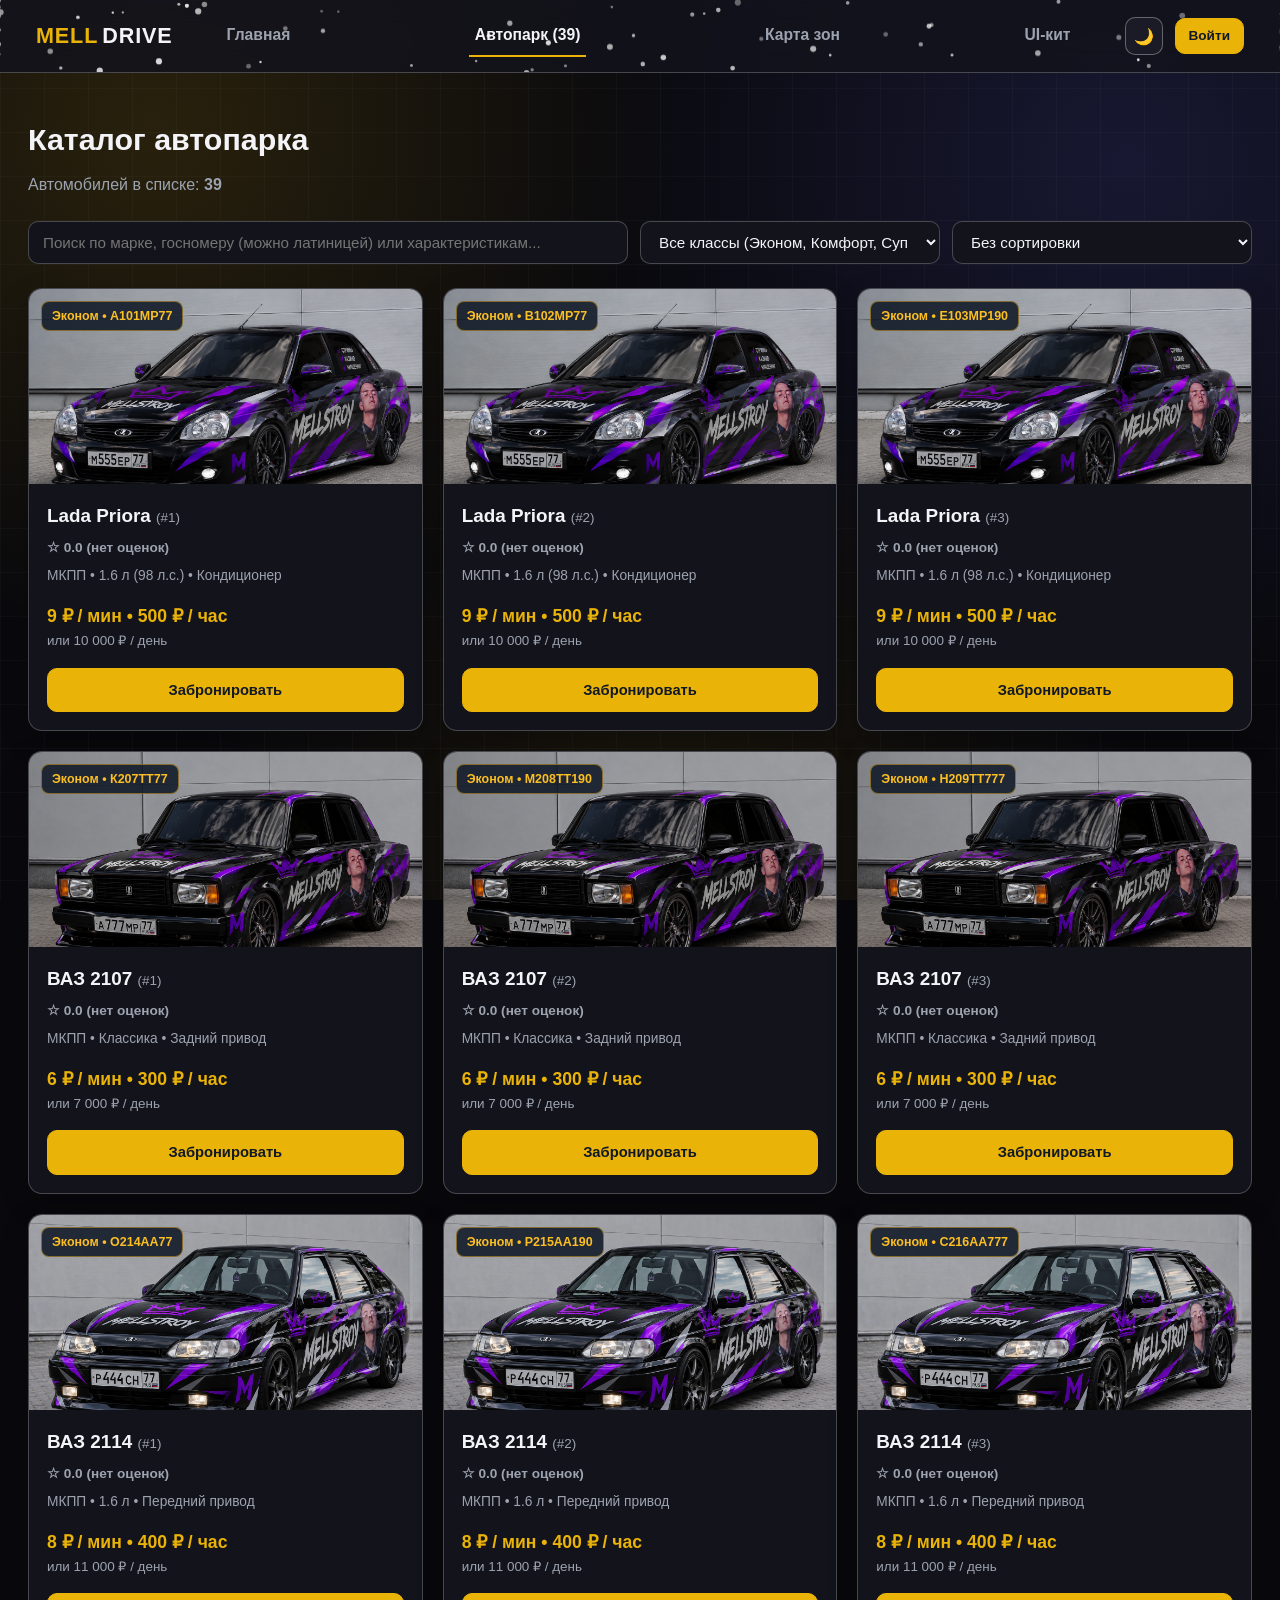
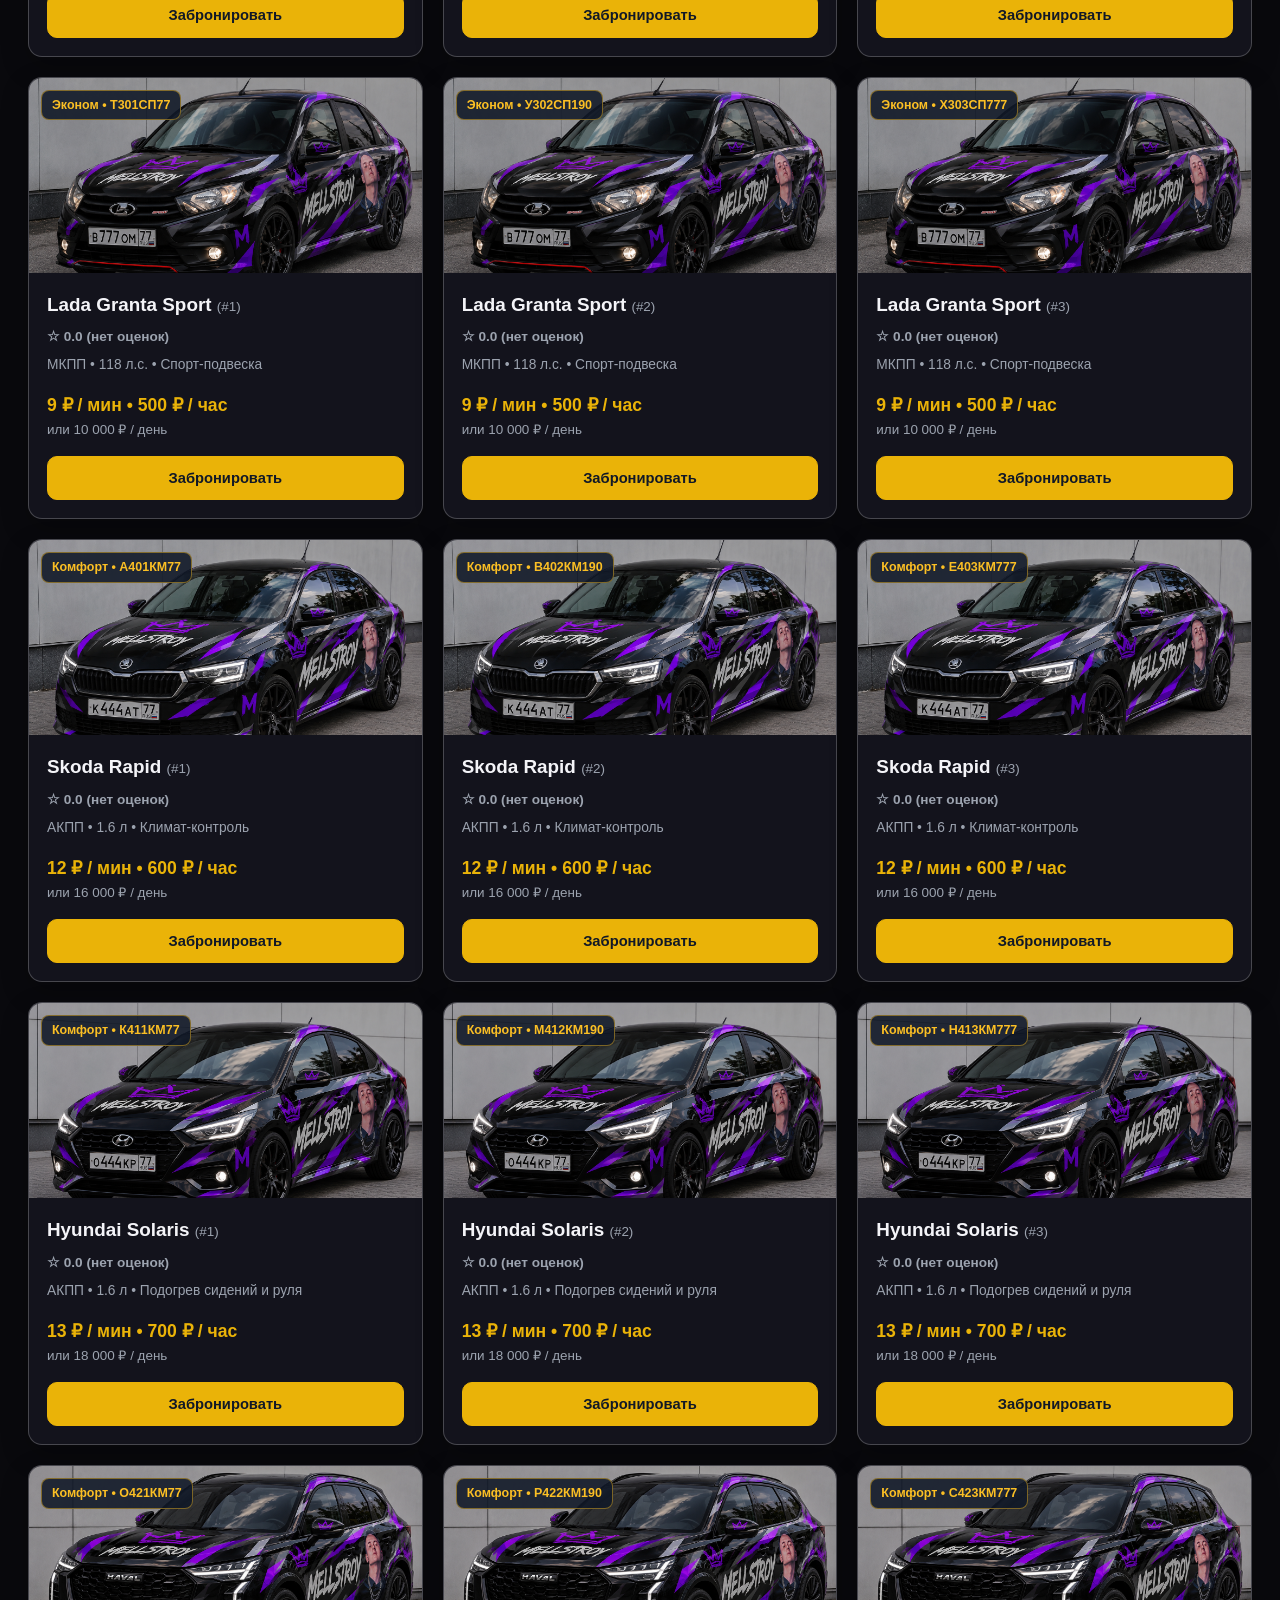
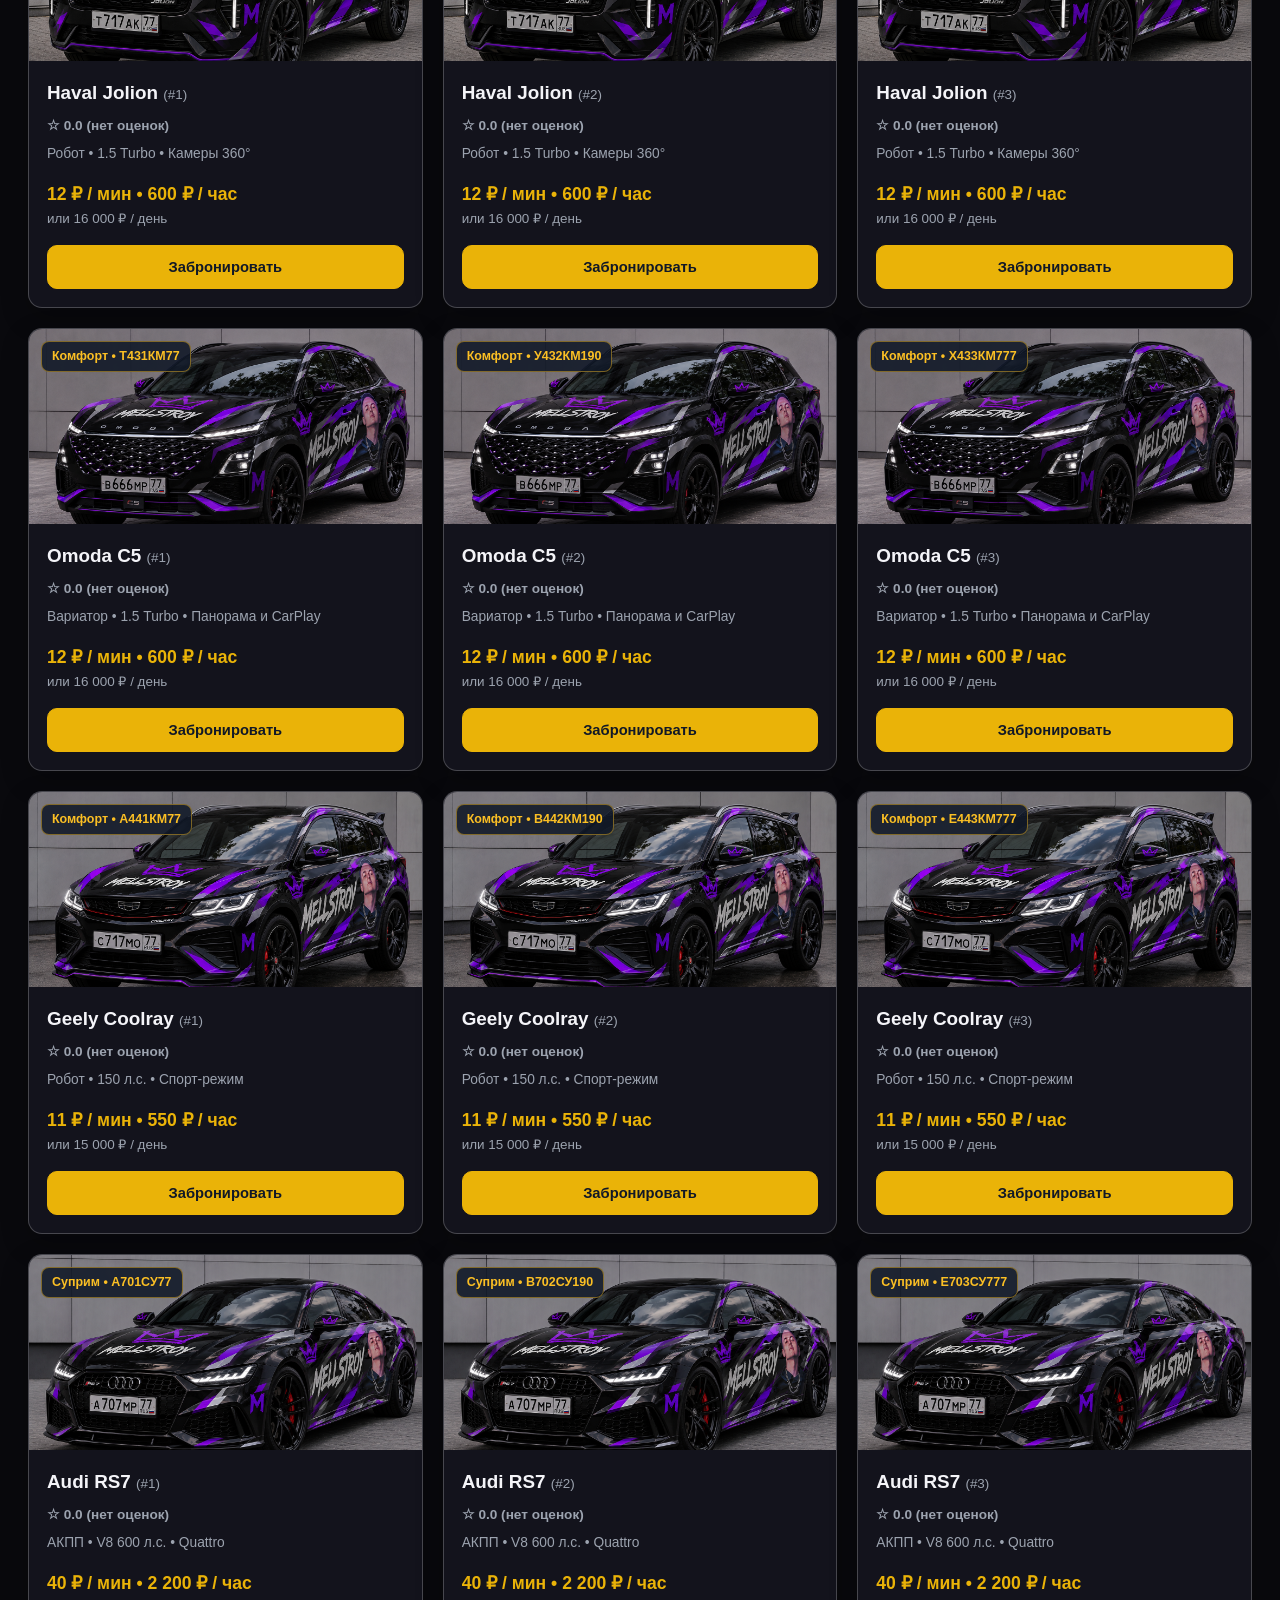
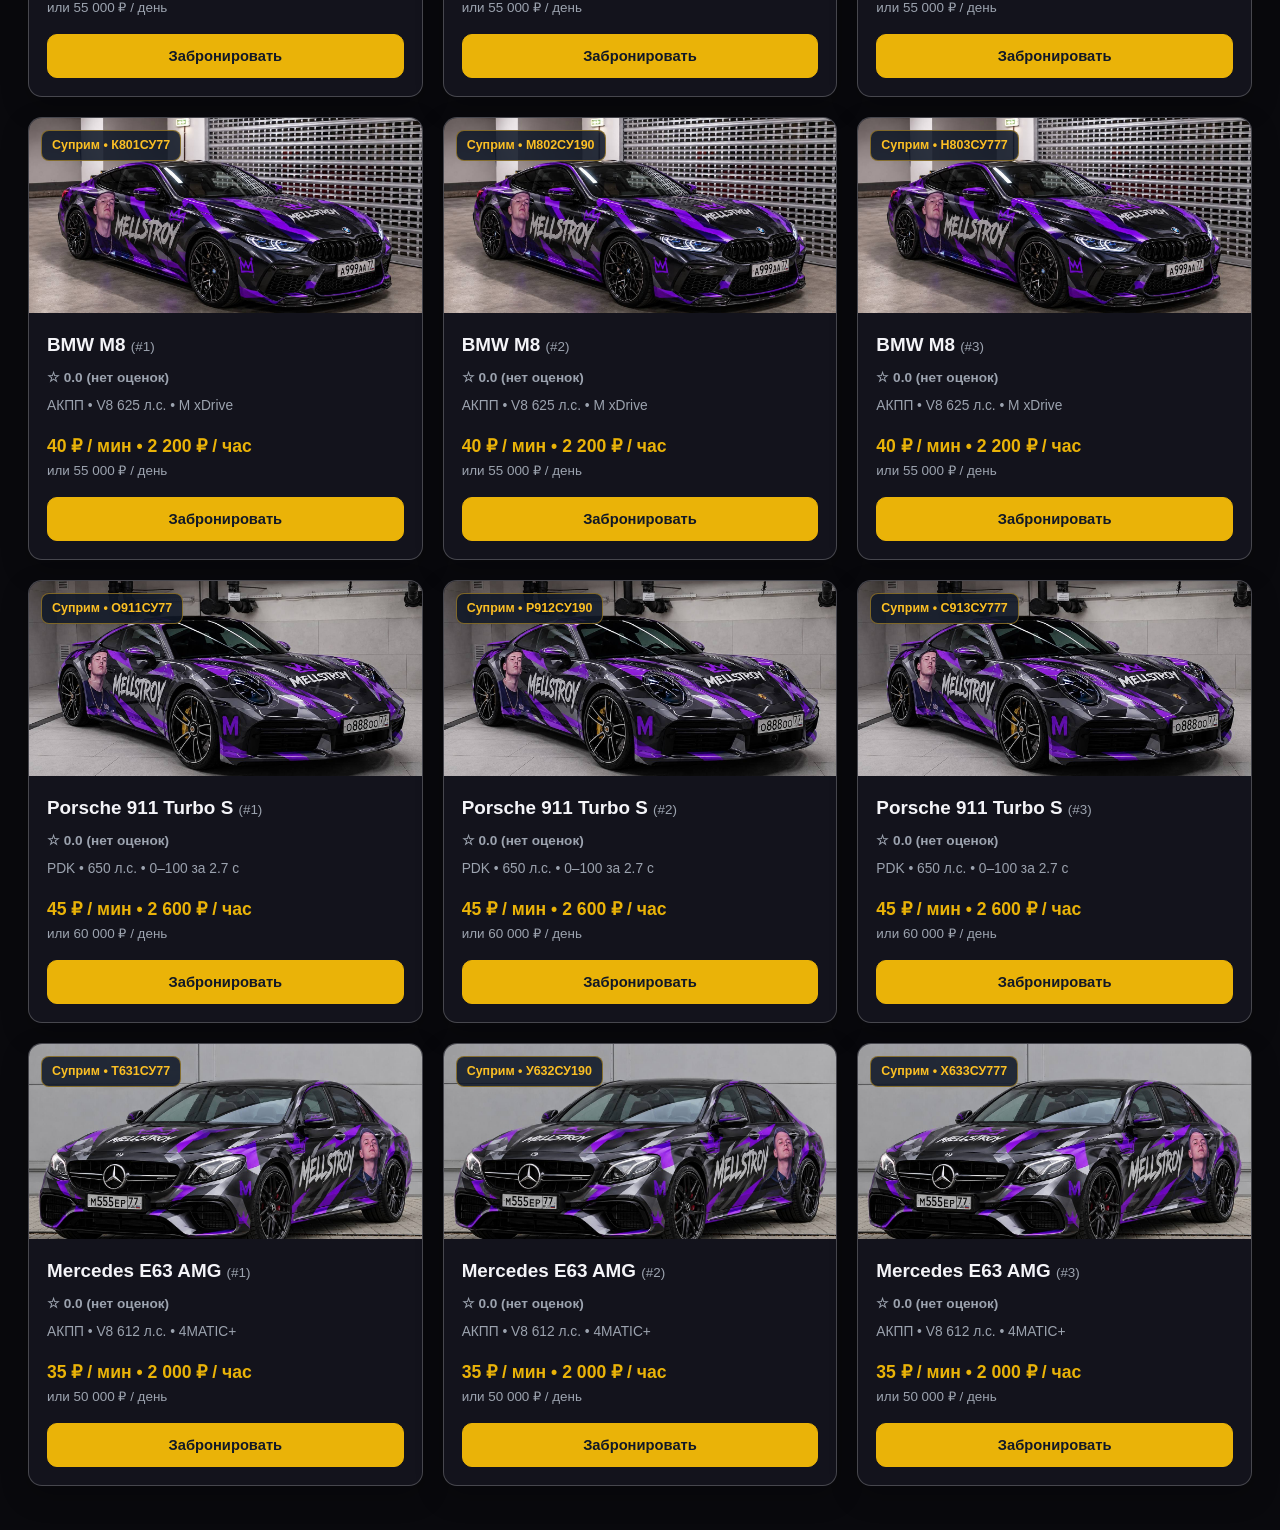
<file: frontend/pages/catalog.html>
﻿<!DOCTYPE html>
<html lang="ru">
<head>
    <meta charset="UTF-8">
    <meta name="viewport" content="width=device-width, initial-scale=1.0">
    <title>Автопарк — MELLDRIVE</title>
    <link rel="stylesheet" href="../assets/css/main.css">
    <style>
        .catalog-toolbar {
            display: grid;
            grid-template-columns: 2fr 1fr 1fr;
            gap: 12px;
            margin-bottom: 24px;
        }
        .catalog-toolbar input, .catalog-toolbar select {
            background: var(--bg-card);
            border: 1.5px solid var(--border);
            color: var(--text-main);
            padding: 11px 14px;
            border-radius: 10px;
            font-size: 0.95rem;
            width: 100%;
        }
        .status-tag-busy {
            display: inline-block;
            margin-left: 6px;
            padding: 2px 7px;
            border-radius: 6px;
            background: rgba(239, 68, 68, 0.18);
            color: var(--danger);
            font-size: 0.75rem;
            font-weight: 700;
        }
        .car-card__rating {
            font-size: 0.85rem;
            font-weight: 700;
            color: #f59e0b;
        }
        .car-card__rating--empty {
            color: var(--text-muted);
            font-weight: 600;
        }
        @media (max-width: 768px) {
            .catalog-toolbar { grid-template-columns: 1fr; }
        }
    </style>
</head>
<body>
    <header class="header">
        <div class="container header__container">
            <a href="../index.html" class="logo"><span class="logo__highlight">MELL</span>DRIVE</a>
            <nav class="nav" id="mainNav">
                <ul class="nav__list">
                    <li><a href="../index.html" class="nav__link">Главная</a></li>
                    <li><a href="catalog.html" class="nav__link active">Автопарк</a></li>
                    <li><a href="map.html" class="nav__link">Карта зон</a></li>
                    <li><a href="profile.html" class="nav__link">Кабинет</a></li>
                    <li><a href="admin.html" class="nav__link">Админка</a></li>
                    <li><a href="ui-kit.html" class="nav__link">UI-кит</a></li>
                </ul>
            </nav>
            <div class="header__actions">
                <button type="button" class="theme-toggle" id="themeToggle" aria-label="Сменить тему">🌙</button>
                <a href="login.html" class="btn btn--primary btn--sm">Войти</a>
            </div>
        </div>
    </header>

    <main class="section">
        <div class="container">
            <div class="section__header">
                <div>
                    <h1 class="section__title" id="catalogHeading">Каталог автопарка</h1>
                    <p class="section__subtitle">Автомобилей в списке: <strong id="carsCount">0</strong> <span id="zoneBadgeText"></span></p>
                </div>
                <a id="allCarsBtn" href="catalog.html" class="btn btn--outline btn--sm hidden">Показать весь парк</a>
            </div>

            <div class="catalog-toolbar">
                <input type="search" id="qInput" placeholder="Поиск по марке, госномеру (можно латиницей) или характеристикам...">
                <select id="catFilter">
                    <option value="all">Все классы (Эконом, Комфорт, Суприм)</option>
                    <option value="Эконом">Эконом</option>
                    <option value="Комфорт">Комфорт</option>
                    <option value="Суприм">Суприм</option>
                </select>
                <select id="sortFilter">
                    <option value="default">Без сортировки</option>
                    <option value="price-asc">Цена: сначала дешевле</option>
                    <option value="price-desc">Цена: сначала дороже</option>
                    <option value="rating-desc">Рейтинг: по убыванию</option>
                    <option value="rating-asc">Рейтинг: по возрастанию</option>
                </select>
            </div>

            <div class="cars-grid" id="catalogGrid"></div>
        </div>
    </main>

    <script src="../assets/js/fleet-data.js"></script>
    <script>
        const ZONES_KEY = 'melldrive_zones_v1';
        let cars = window.buildMellFleetUnits(true);

        const params = new URLSearchParams(window.location.search);
        const zoneParam = params.get('zone');
        let activeZone = null;

        if (zoneParam) {
            try {
                const zones = JSON.parse(localStorage.getItem(ZONES_KEY) || '[]');
                activeZone = zones.find(z => z.id === zoneParam) || null;
            } catch (e) {}
        }

        if (activeZone && Array.isArray(activeZone.cars) && activeZone.cars.length) {
            const byPlate = new Map(cars.map(c => [c.plate, c]));
            cars = activeZone.cars.map(zc => byPlate.get(window.normalizePlate(zc.plate)) || zc);
            document.getElementById('catalogHeading').textContent = `Авто в зоне: ${activeZone.title}`;
            document.getElementById('zoneBadgeText').textContent = `(${activeZone.badge})`;
            document.getElementById('allCarsBtn').classList.remove('hidden');
        }

        function render() {
            const rawQ = document.getElementById('qInput').value.trim();
            const q = rawQ.toLowerCase();
            const qPlate = window.normalizePlate(rawQ);
            const cat = document.getElementById('catFilter').value;
            const sort = document.getElementById('sortFilter').value;

            let curEmail = '';
            try {
                const s = JSON.parse(localStorage.getItem('melldrive_active_session_v1') || 'null');
                if (s && s.loggedIn && s.email) curEmail = s.email.toLowerCase();
            } catch (e) {}

            let list = cars
                .filter(c =>
                    (!cat || cat === 'all' || c.category === cat) &&
                    (!q || c.name.toLowerCase().includes(q) || c.specs.toLowerCase().includes(q) || window.normalizePlate(c.plate).includes(qPlate))
                )
                .map(c => {
                    const st = window.getModelRatingStats(c.modelId, c.id);
                    return { ...c, _ratingAvg: st.avg, _ratingCount: st.count };
                });

            if (sort === 'price-asc') list.sort((a, b) => a.priceMin - b.priceMin);
            if (sort === 'price-desc') list.sort((a, b) => b.priceMin - a.priceMin);
            if (sort === 'rating-desc') list.sort((a, b) => (b._ratingAvg - a._ratingAvg) || (b._ratingCount - a._ratingCount) || (a.id - b.id));
            if (sort === 'rating-asc') list.sort((a, b) => (a._ratingAvg - b._ratingAvg) || (a._ratingCount - b._ratingCount) || (a.id - b.id));

            document.getElementById('carsCount').textContent = list.length;
            document.getElementById('catalogGrid').innerHTML = list.map(car => {
                const zoneSuffix = activeZone ? `&zone=${encodeURIComponent(activeZone.id)}` : '';
                const activeB = window.getActiveBookingForPlate(car.plate);
                const isOwn = Boolean(activeB && curEmail && activeB.driverEmail && activeB.driverEmail.toLowerCase() === curEmail);
                const busy = Boolean(activeB && !isOwn);

                const safeName = window.escapeHtml(car.name);
                const safeCat = window.escapeHtml(car.category);
                const safeSpecs = window.escapeHtml(car.specs);
                const safePlate = window.escapeHtml(car.plate);
                const ratingHtml = car._ratingCount > 0
                    ? `<div class="car-card__rating">★ ${car._ratingAvg.toFixed(1)} (${car._ratingCount})</div>`
                    : `<div class="car-card__rating car-card__rating--empty">☆ 0.0 (нет оценок)</div>`;

                return `
                    <article class="car-card">
                        <div class="car-card__badge">${safeCat} • ${safePlate}</div>
                        <img class="car-card__img" src="${window.escapeHtml(car.img)}" alt="${safeName}" onerror="window.mellCarPlaceholder(this, '${safeName}', '${safeCat}')">
                        <div class="car-card__body">
                            <h3 class="car-card__title">
                                ${safeName} <small style="font-weight:500; color:var(--text-muted); font-size:0.84rem;">(#${car.copyNumber || 1})</small>
                                ${isOwn ? '<span class="status-tag-busy" style="background:rgba(34,197,94,0.18); color:var(--success);">Ваша аренда</span>' : (busy ? '<span class="status-tag-busy">В аренде</span>' : '')}
                            </h3>
                            ${ratingHtml}
                            <div class="car-card__specs">${safeSpecs}</div>
                            <div class="car-card__pricing">
                                <span class="car-card__price">${Number(car.priceMin)} ₽ / мин • ${Number(car.priceHour).toLocaleString('ru-RU')} ₽ / час</span>
                                <span class="car-card__price-sub">или ${Number(car.priceDay).toLocaleString('ru-RU')} ₽ / день</span>
                            </div>
                            <a href="car.html?id=${car.id}${zoneSuffix}" class="btn ${busy ? 'btn--outline' : 'btn--primary'} btn--block" style="margin-top:8px;">
                                ${isOwn ? 'Управлять вашей арендой' : (busy ? 'Посмотреть (занята)' : 'Забронировать')}
                            </a>
                        </div>
                    </article>
                `;
            }).join('');
        }

        document.getElementById('qInput').addEventListener('input', render);
        document.getElementById('catFilter').addEventListener('change', render);
        document.getElementById('sortFilter').addEventListener('change', render);
        render();
    </script>
    <script src="../assets/js/theme-session.js"></script>
</body>
</html>
</file>
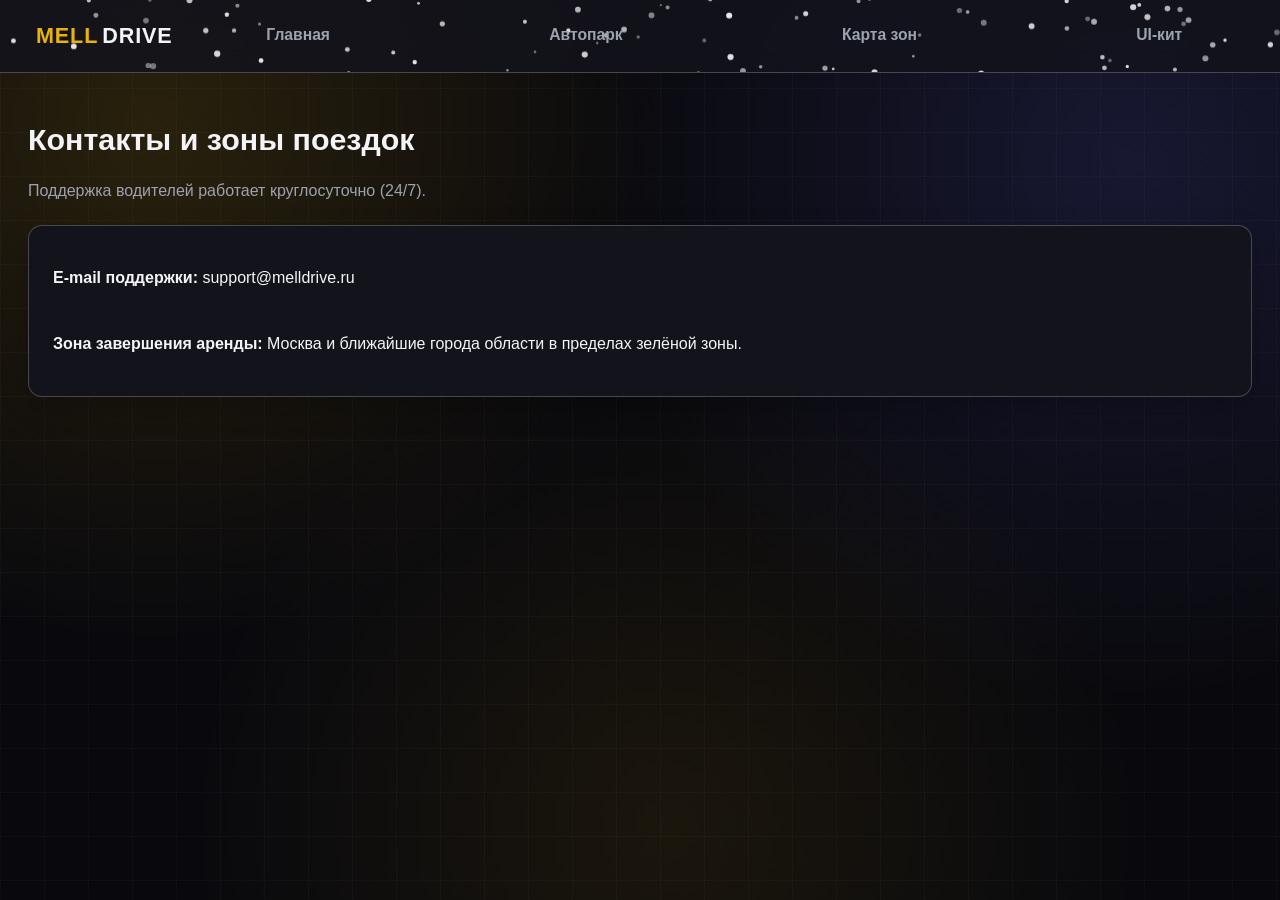
<file: frontend/pages/contacts.html>
﻿<!DOCTYPE html>
<html lang="ru">
<head>
    <meta charset="UTF-8">
    <meta name="viewport" content="width=device-width, initial-scale=1.0">
    <title>Контакты — MELLDRIVE</title>
    <link rel="stylesheet" href="../assets/css/main.css">
<style id="force-nav-visible">
  .header, .header .container, .header__container { overflow: visible !important; }
  .header .nav, .header nav {
    display: flex !important;
    visibility: visible !important;
    opacity: 1 !important;
    position: static !important;
    transform: none !important;
    max-height: none !important;
    width: auto !important;
    background: transparent !important;
  }
  .header .nav__list {
    display: flex !important;
    flex-wrap: wrap !important;
    align-items: center !important;
    gap: 16px !important;
  }
  .header .nav__link { display: inline-block !important; white-space: nowrap !important; }
</style>
</head>
<body>
    <header class="header">
        <div class="container header__container">
            <a href="../index.html" class="logo"><span class="logo__highlight">MELL</span>DRIVE</a>
                                                <nav class="nav" id="mainNav" style="display:flex; visibility:visible; opacity:1;">
                <ul class="nav__list" style="display:flex; flex-wrap:wrap; gap:16px; list-style:none; margin:0; padding:0; align-items:center;">
                    <li><a href="../index.html" class="nav__link" style="white-space:nowrap;">Главная</a></li>
                    <li><a href="catalog.html" class="nav__link " style="white-space:nowrap;">Автопарк</a></li>
                    <li><a href="map.html" class="nav__link " style="white-space:nowrap;">Карта зон</a></li>
                    <li><a href="profile.html" class="nav__link " style="white-space:nowrap;">Кабинет</a></li>
                    <li><a href="admin.html" class="nav__link " style="white-space:nowrap;">Админка</a></li>
                    <li><a href="ui-kit.html" class="nav__link " style="white-space:nowrap;">UI-кит</a></li>
                </ul>
            </nav>
        </div>
    </header>
    <main class="section">
        <div class="container">
            <h1 class="section__title">Контакты и зоны поездок</h1>
            <p class="section__subtitle">Поддержка водителей работает круглосуточно (24/7).</p>
            <div class="car-card" style="padding:24px; display:grid; gap:10px;">
                <p><strong>E-mail поддержки:</strong> support@melldrive.ru</p>
                <p><strong>Зона завершения аренды:</strong> Москва и ближайшие города области в пределах зелёной зоны.</p>
            </div>
        </div>
    </main>

<script>
(function() {
    let isAdmin = false;
    try {
        const a = JSON.parse(localStorage.getItem('melldrive_admin_session_v1') || 'null');
        isAdmin = Boolean(a && a.isAdmin === true);
    } catch (e) {}
    if (!isAdmin) {
        document.querySelectorAll('header a[href*="admin.html"]').forEach(a => {
            const li = a.closest('li');
            if (li) li.remove();
            else a.remove();
        });
    }
})();
</script>
<script>
(function() {
    const SESSION_KEY = 'melldrive_active_session_v1';
    const DB_KEY = 'melldrive_accounts_db_v1';

    // Удаляем старые демо-записи, если остались в localStorage
    try {
        const rawDb = localStorage.getItem(DB_KEY);
        if (rawDb) {
            const parsedDb = JSON.parse(rawDb);
            if (Array.isArray(parsedDb)) {
                const filtered = parsedDb.filter(acc => acc && acc.email && acc.email.toLowerCase() !== 'demo@melldrive.ru');
                localStorage.setItem(DB_KEY, JSON.stringify(filtered));
            }
        }
    } catch (e) {}

    function hasActiveSession() {
        try {
            const s = JSON.parse(localStorage.getItem(SESSION_KEY) || 'null');
            return Boolean(s && s.loggedIn === true && s.email);
        } catch (e) {
            return false;
        }
    }

    window.mellLogout = function() {
        localStorage.removeItem(SESSION_KEY);
        const isInPages = window.location.pathname.includes('/pages/') || window.location.pathname.includes('\\pages\\');
        window.location.href = isInPages ? '../index.html' : 'index.html';
    };

    const loggedIn = hasActiveSession();

    // Если сессии нет — убираем ссылки на кабинет из меню
    if (!loggedIn) {
        document.querySelectorAll('a[href*="profile.html"]').forEach(a => {
            const li = a.closest('li');
            if (li) li.remove();
            else a.remove();
        });
    }

    // Навешиваем выход на любые кнопки/ссылки с data-logout или #logoutBtn
    document.querySelectorAll('[data-logout], #logoutBtn').forEach(el => {
        el.addEventListener('click', (e) => {
            e.preventDefault();
            window.mellLogout();
        });
    });
})();
</script>
<script src="../assets/js/theme-session.js"></script>
</body>
</html>
</file>
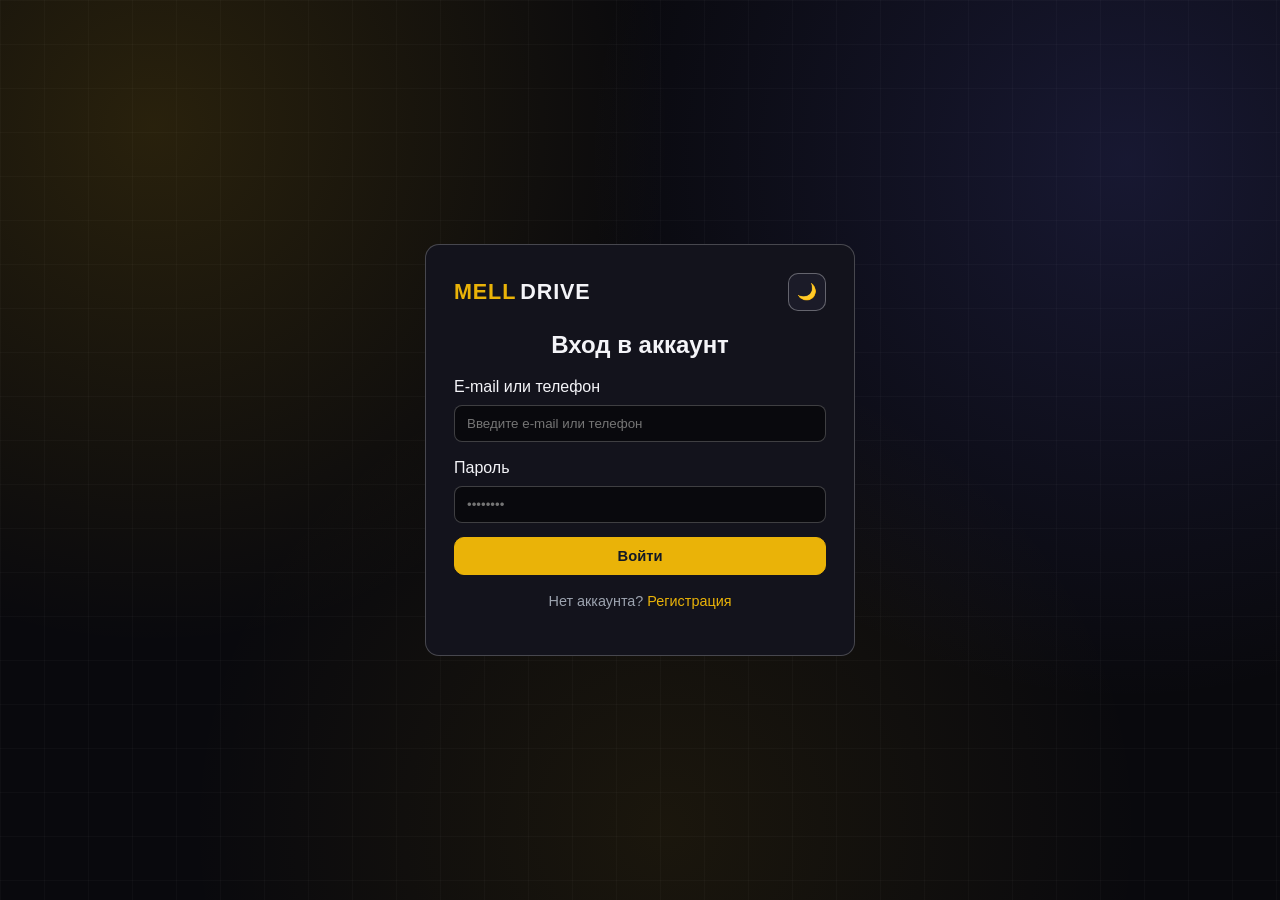
<file: frontend/pages/login.html>
﻿<!DOCTYPE html>
<html lang="ru">
<head>
    <meta charset="UTF-8">
    <meta name="viewport" content="width=device-width, initial-scale=1.0">
    <title>Вход — MELLDRIVE</title>
    <link rel="stylesheet" href="../assets/css/main.css">
</head>
<body style="display:flex; min-height:100vh; align-items:center; justify-content:center; padding:20px;">
    <div style="width:100%; max-width:430px; background:var(--bg-card); border:1px solid var(--border); border-radius:var(--radius); padding:28px;">
        <div style="display:flex; justify-content:space-between; align-items:center; margin-bottom:16px;">
            <a href="../index.html" class="logo"><span class="logo__highlight">MELL</span>DRIVE</a>
            <button type="button" class="theme-toggle" id="themeToggle" aria-label="Сменить тему">🌙</button>
        </div>
        <h1 style="font-size:1.5rem; margin-bottom:12px; text-align:center;">Вход в аккаунт</h1>
        <p id="regNotice" class="hidden" style="margin-bottom:14px; padding:10px 12px; border-radius:8px; background:rgba(34,197,94,0.14); color:var(--success); font-size:0.86rem; text-align:center;">
            Аккаунт зарегистрирован. Введите пароль для входа.
        </p>
        <form id="loginForm" style="display:grid; gap:14px;">
            <label>E-mail или телефон
                <input type="text" id="loginIdentity" required placeholder="Введите e-mail или телефон" style="width:100%; margin-top:6px; padding:10px 12px; border-radius:8px; background:var(--bg-main); color:var(--text-main); border:1px solid var(--border);">
            </label>
            <label>Пароль
                <input type="password" id="loginPassword" required placeholder="••••••••" style="width:100%; margin-top:6px; padding:10px 12px; border-radius:8px; background:var(--bg-main); color:var(--text-main); border:1px solid var(--border);">
            </label>
            <p id="loginError" class="hidden" style="color:var(--danger); font-size:0.88rem;"></p>
            <button type="submit" class="btn btn--primary btn--block">Войти</button>
        </form>
        <p style="margin-top:16px; font-size:0.9rem; color:var(--text-muted); text-align:center;">
            Нет аккаунта? <a href="register.html" style="color:var(--gold);">Регистрация</a>
        </p>
    </div>
    <script>
        const DB_KEY = 'melldrive_accounts_db_v1';
        const SESSION_KEY = 'melldrive_active_session_v1';
        const ADMIN_SESSION_KEY = 'melldrive_admin_session_v1';

        function loadAccountsDb() {
            try {
                const raw = localStorage.getItem(DB_KEY);
                if (raw) {
                    const parsed = JSON.parse(raw);
                    if (Array.isArray(parsed)) return parsed;
                }
            } catch (e) {}
            return [];
        }

        const params = new URLSearchParams(window.location.search);
        if (params.get('registered') === '1') {
            document.getElementById('regNotice').classList.remove('hidden');
            const em = params.get('email');
            if (em) document.getElementById('loginIdentity').value = em;
        }

        document.getElementById('loginForm').addEventListener('submit', (e) => {
            e.preventDefault();
            const idVal = document.getElementById('loginIdentity').value.trim().toLowerCase();
            const idDigits = idVal.replace(/\D/g, '');
            const pwdVal = document.getElementById('loginPassword').value;
            const errEl = document.getElementById('loginError');

            if (idVal === 'admin@melldrive.ru' && pwdVal === 'admin123') {
                errEl.classList.add('hidden');
                localStorage.setItem(ADMIN_SESSION_KEY, JSON.stringify({ isAdmin: true, login: idVal }));
                window.location.href = 'admin.html';
                return;
            }

            const db = loadAccountsDb();
            const matched = db.find(acc => {
                const emailMatch = acc.email && acc.email.toLowerCase() === idVal;
                const phoneMatch = idDigits.length >= 10 && acc.phone && acc.phone.replace(/\D/g, '') === idDigits;
                return (emailMatch || phoneMatch) && acc.password === pwdVal;
            });

            if (!matched) {
                errEl.textContent = 'Аккаунт не найден или пароль неверный. Сначала зарегистрируйтесь.';
                errEl.classList.remove('hidden');
                return;
            }

            errEl.classList.add('hidden');
            localStorage.setItem(SESSION_KEY, JSON.stringify({
                loggedIn: true,
                accountId: matched.id,
                name: matched.name,
                email: matched.email,
                phone: matched.phone,
                license: matched.license,
                licenseConfirmed: matched.licenseConfirmed
            }));
            document.cookie = `melldrive_account_cookie=${encodeURIComponent(JSON.stringify({ email: matched.email, name: matched.name, license: matched.license }))}; path=/; max-age=${14 * 86400}; SameSite=Lax`;
            window.location.href = 'profile.html';
        });
    </script>
    <script src="../assets/js/theme-session.js"></script>
</body>
</html>
</file>
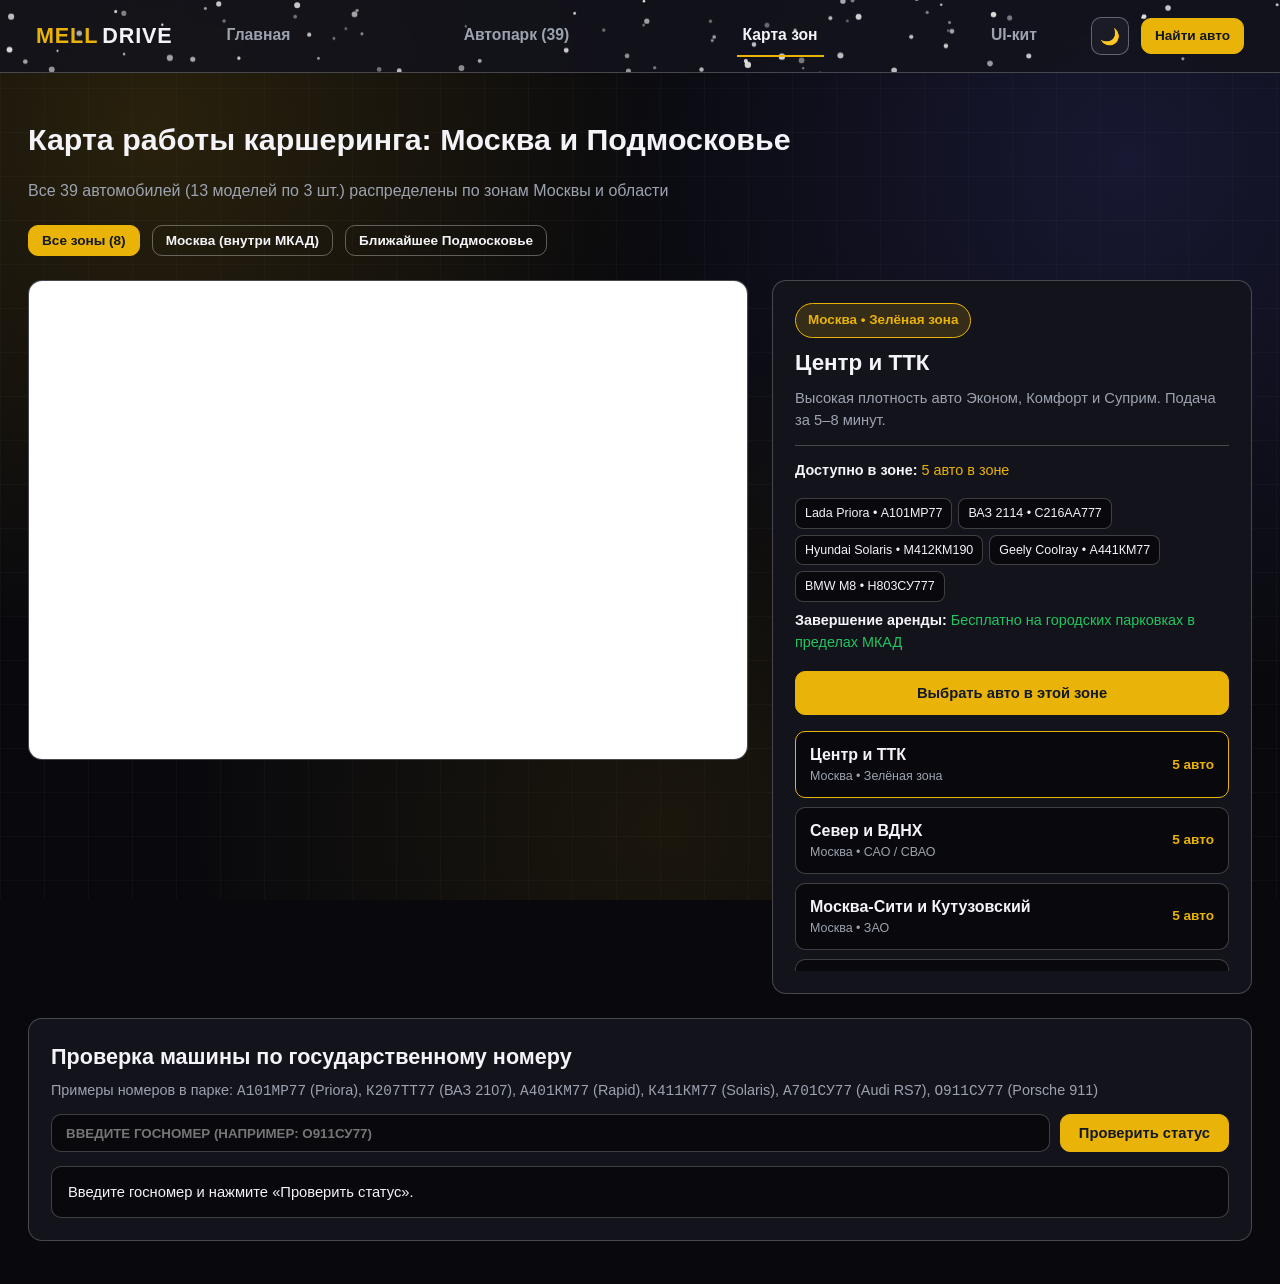
<file: frontend/pages/map.html>
﻿<!DOCTYPE html>
<html lang="ru">
<head>
    <meta charset="UTF-8">
    <meta name="viewport" content="width=device-width, initial-scale=1.0">
    <title>Карта зон каршеринга — Москва и Подмосковье | MELLDRIVE</title>
    <link rel="stylesheet" href="../assets/css/main.css">
    <style>
        .map-layout {
            display: grid;
            grid-template-columns: 1.5fr 1fr;
            gap: 24px;
            align-items: start;
        }
        .map-frame-wrap {
            width: 100%;
            height: 480px;
            border-radius: var(--radius);
            border: 1px solid var(--border);
            overflow: hidden;
            background: var(--bg-card);
        }
        .map-frame-wrap iframe { width: 100%; height: 100%; border: 0; display: block; }
        .zone-card, .plate-checker-box {
            background: var(--bg-card);
            border: 1px solid var(--border);
            border-radius: var(--radius);
            padding: 22px;
        }
        .plate-checker-box { margin-top: 24px; }
        .plate-form { display: flex; gap: 10px; flex-wrap: wrap; margin-top: 12px; }
        .plate-form input {
            flex: 1;
            min-width: 210px;
            padding: 10px 14px;
            border-radius: 10px;
            border: 1px solid var(--border);
            background: var(--bg-main);
            color: var(--text-main);
            text-transform: uppercase;
            font-weight: 700;
        }
        .plate-result {
            margin-top: 14px;
            padding: 14px 16px;
            border-radius: 10px;
            border: 1px solid var(--border);
            background: var(--bg-main);
            font-size: 0.92rem;
        }
        .zone-list {
            display: grid;
            gap: 9px;
            margin-top: 16px;
            max-height: 240px;
            overflow-y: auto;
        }
        .zone-item {
            padding: 11px 14px;
            border-radius: 10px;
            border: 1px solid var(--border);
            background: var(--bg-main);
            cursor: pointer;
            display: flex;
            justify-content: space-between;
            align-items: center;
            gap: 10px;
        }
        .zone-item.active { border-color: var(--gold); }
        .zone-cars-preview { display: flex; flex-wrap: wrap; gap: 6px; margin-top: 8px; max-height: 120px; overflow-y: auto; }
        .zone-car-chip {
            font-size: 0.78rem;
            padding: 5px 9px;
            border-radius: 8px;
            background: var(--bg-main);
            border: 1px solid var(--border);
        }
        .zone-car-chip:hover { border-color: var(--gold); color: var(--gold); }
        @media (max-width: 900px) {
            .map-layout { grid-template-columns: 1fr; }
            .map-frame-wrap { height: 360px; }
        }
    </style>
</head>
<body>
    <header class="header">
        <div class="container header__container">
            <a href="../index.html" class="logo"><span class="logo__highlight">MELL</span>DRIVE</a>
            <nav class="nav" id="mainNav">
                <ul class="nav__list">
                    <li><a href="../index.html" class="nav__link">Главная</a></li>
                    <li><a href="catalog.html" class="nav__link">Автопарк (39)</a></li>
                    <li><a href="map.html" class="nav__link active">Карта зон</a></li>
                    <li><a href="profile.html" class="nav__link">Кабинет</a></li>
                    <li><a href="admin.html" class="nav__link">Админка</a></li>
                    <li><a href="ui-kit.html" class="nav__link">UI-кит</a></li>
                </ul>
            </nav>
            <div class="header__actions">
                <button type="button" class="theme-toggle" id="themeToggle" aria-label="Сменить тему">🌙</button>
                <a href="catalog.html" class="btn btn--primary btn--sm">Найти авто</a>
            </div>
        </div>
    </header>

    <main class="section">
        <div class="container">
            <h1 class="section__title">Карта работы каршеринга: Москва и Подмосковье</h1>
            <p class="section__subtitle">Все 39 автомобилей (13 моделей по 3 шт.) распределены по зонам Москвы и области</p>

            <div style="display:flex; gap:12px; flex-wrap:wrap; margin:0 0 24px 0;">
                <button type="button" class="btn btn--primary btn--sm" onclick="setZoneFilter('all', this)">Все зоны (8)</button>
                <button type="button" class="btn btn--outline btn--sm" onclick="setZoneFilter('moscow', this)">Москва (внутри МКАД)</button>
                <button type="button" class="btn btn--outline btn--sm" onclick="setZoneFilter('mo', this)">Ближайшее Подмосковье</button>
            </div>

            <div class="map-layout">
                <div class="map-frame-wrap">
                    <iframe id="yandexMapFrame" title="Яндекс.Карта зон MELLDRIVE" loading="lazy" allowfullscreen></iframe>
                </div>

                <div class="zone-card">
                    <span class="hero__badge" id="selectedBadge">Москва • Зелёная зона</span>
                    <h2 id="selectedTitle" style="font-size:1.4rem; margin:8px 0;">Центр и ТТК</h2>
                    <p id="selectedDesc" style="color:var(--text-muted); font-size:0.92rem; margin:0;"></p>
                    <div style="margin-top:14px; padding-top:14px; border-top:1px solid var(--border); font-size:0.9rem; display:grid; gap:8px;">
                        <div><strong>Доступно в зоне:</strong> <span id="selectedCarsCount" style="color:var(--gold);">0 авто</span></div>
                        <div class="zone-cars-preview" id="selectedCarsChips"></div>
                        <div><strong>Завершение аренды:</strong> <span id="selectedParking" style="color:var(--success);">Разрешено на городских парковках</span></div>
                    </div>
                    <a id="zoneCatalogLink" href="catalog.html?zone=center" class="btn btn--primary btn--block" style="margin-top:18px;">Выбрать авто в этой зоне</a>
                    <div class="zone-list" id="zoneList"></div>
                </div>
            </div>

            <!-- Проверка свободы или аренды машины по госномеру -->
            <div class="plate-checker-box">
                <h2 style="margin:0 0 6px; font-size:1.35rem;">Проверка машины по государственному номеру</h2>
                <p style="margin:0; color:var(--text-muted); font-size:0.9rem;">
                    Примеры номеров в парке: <code>А101МР77</code> (Priora), <code>К207ТТ77</code> (ВАЗ 2107), <code>А401КМ77</code> (Rapid), <code>К411КМ77</code> (Solaris), <code>А701СУ77</code> (Audi RS7), <code>О911СУ77</code> (Porsche 911)
                </p>
                <form class="plate-form" id="plateCheckForm">
                    <input type="text" id="plateQueryInput" placeholder="Введите госномер (например: О911СУ77)" required>
                    <button type="submit" class="btn btn--primary">Проверить статус</button>
                </form>
                <div class="plate-result" id="plateCheckResult">Введите госномер и нажмите «Проверить статус».</div>
            </div>
        </div>
    </main>

    <script src="../assets/js/fleet-data.js"></script>
    <script>
        const ZONE_DEFS = [
            { id: 'center', region: 'moscow', lat: 55.7558, lng: 37.6173, zoom: 12, badge: 'Москва • Зелёная зона', title: 'Центр и ТТК', parking: 'Бесплатно на городских парковках в пределах МКАД', desc: 'Высокая плотность авто Эконом, Комфорт и Суприм. Подача за 5–8 минут.' },
            { id: 'north', region: 'moscow', lat: 55.8290, lng: 37.6330, zoom: 13, badge: 'Москва • САО / СВАО', title: 'Север и ВДНХ', parking: 'Разрешено в зелёной зоне Москвы', desc: 'Удобный выезд на проспект Мира, Дмитровское и Ярославское шоссе.' },
            { id: 'city', region: 'moscow', lat: 55.7495, lng: 37.5371, zoom: 13, badge: 'Москва • ЗАО', title: 'Москва-Сити и Кутузовский', parking: 'Спецзоны и городские парковки', desc: 'Модели Суприм и Комфорт для деловых и скоростных поездок по западу Москвы.' },
            { id: 'korolev', region: 'mo', lat: 55.9209, lng: 37.8545, zoom: 13, badge: 'Подмосковье • Северо-Восток', title: 'Королёв', parking: 'Разрешено в границах зоны МО', desc: 'Работа по Ярославскому направлению с быстрым выездом на МКАД.' },
            { id: 'mytishchi', region: 'mo', lat: 55.9105, lng: 37.7364, zoom: 13, badge: 'Подмосковье • Северо-Восток', title: 'Мытищи', parking: 'Разрешено в границах зоны МО', desc: 'Зона обслуживания у ж/д и выезда на Осташковское и Ярославское шоссе.' },
            { id: 'khimki', region: 'mo', lat: 55.8970, lng: 37.4297, zoom: 13, badge: 'Подмосковье • Северо-Запад', title: 'Химки', parking: 'Разрешено в границах зоны МО', desc: 'Ленинградское направление и подъезд к северному кластеру области.' },
            { id: 'odintsovo', region: 'mo', lat: 55.6789, lng: 37.2639, zoom: 13, badge: 'Подмосковье • Запад', title: 'Одинцово', parking: 'Разрешено в границах зоны МО', desc: 'Западное направление: Можайское и Минское шоссе, выезд на МКАД.' },
            { id: 'vidnoe', region: 'mo', lat: 55.5535, lng: 37.7016, zoom: 13, badge: 'Подмосковье • Юг', title: 'Видное', parking: 'Разрешено в границах зоны МО', desc: 'Южное направление с удобным выездом на МКАД и трассу М-4.' }
        ];

        const allUnits = window.buildMellFleetUnits(true);
        const ZONES = ZONE_DEFS.map(z => ({ ...z, cars: [] }));

        // Распределяем все 39 машин равномерно по 8 зонам
        allUnits.forEach((unit, idx) => {
            ZONES[idx % ZONES.length].cars.push(unit);
        });

        localStorage.setItem('melldrive_zones_v1', JSON.stringify(ZONES));

        let currentFilter = 'all';
        let activeZoneId = 'center';

        function renderMap() {
            const list = currentFilter === 'all' ? ZONES : ZONES.filter(z => z.region === currentFilter);
            if (!list.some(z => z.id === activeZoneId) && list.length) activeZoneId = list[0].id;
            const active = list.find(z => z.id === activeZoneId) || list[0];

            document.getElementById('zoneList').innerHTML = list.map(z => `
                <div class="zone-item ${z.id === active?.id ? 'active' : ''}" onclick="selectZone('${z.id}')">
                    <div>
                        <strong>${z.title}</strong>
                        <div style="font-size:0.78rem; color:var(--text-muted);">${z.badge}</div>
                    </div>
                    <span style="color:var(--gold); font-weight:700; font-size:0.85rem;">${z.cars.length} авто</span>
                </div>
            `).join('');

            if (active) {
                const frame = document.getElementById('yandexMapFrame');
                const ll = `${active.lng},${active.lat}`;
                const pt = `${active.lng},${active.lat},pm2rdm`;
                const nextSrc = `https://yandex.ru/map-widget/v1/?ll=${encodeURIComponent(ll)}&z=${active.zoom}&pt=${encodeURIComponent(pt)}`;
                if (frame.src !== nextSrc) frame.src = nextSrc;

                document.getElementById('selectedBadge').textContent = active.badge;
                document.getElementById('selectedTitle').textContent = active.title;
                document.getElementById('selectedDesc').textContent = active.desc;
                document.getElementById('selectedCarsCount').textContent = `${active.cars.length} авто в зоне`;
                document.getElementById('selectedParking').textContent = active.parking;
                document.getElementById('zoneCatalogLink').href = `catalog.html?zone=${active.id}`;

                document.getElementById('selectedCarsChips').innerHTML = active.cars.map(c => `
                    <a class="zone-car-chip" href="car.html?id=${c.id}&zone=${active.id}">${c.name} • ${c.plate}</a>
                `).join('');
            }
        }

        window.selectZone = function(id) {
            activeZoneId = id;
            renderMap();
        };

        window.setZoneFilter = function(filterName, btnEl) {
            currentFilter = filterName;
            document.querySelectorAll('[onclick^="setZoneFilter"]').forEach(b => {
                b.classList.remove('btn--primary');
                b.classList.add('btn--outline');
            });
            if (btnEl) {
                btnEl.classList.remove('btn--outline');
                btnEl.classList.add('btn--primary');
            }
            renderMap();
        };

        document.getElementById('plateCheckForm').addEventListener('submit', (e) => {
            e.preventDefault();
            const q = window.normalizePlate(document.getElementById('plateQueryInput').value);
            const resBox = document.getElementById('plateCheckResult');
            if (!q) return;

            let foundCar = null;
            let foundZone = null;
            for (const z of ZONES) {
                const c = z.cars.find(item => window.normalizePlate(item.plate) === q);
                if (c) {
                    foundCar = c;
                    foundZone = z;
                    break;
                }
            }

            if (!foundCar) {
                resBox.innerHTML = `<span style="color:var(--danger); font-weight:700;">Машина с госномером «${q}» не найдена в автопарке из 39 автомобилей.</span>`;
                return;
            }

            let bookings = [];
            try {
                bookings = JSON.parse(localStorage.getItem('melldrive_bookings_v1') || '[]');
            } catch (err) {}

            const activeBooking = Array.isArray(bookings)
                ? bookings.find(b => b.status === 'Активна' && (String(b.carId) === String(foundCar.id) || (b.plate && window.normalizePlate(b.plate) === q)))
                : null;

                        let curEmail = '';
            try {
                const s = JSON.parse(localStorage.getItem('melldrive_active_session_v1') || 'null');
                if (s && s.loggedIn && s.email) curEmail = s.email.toLowerCase();
            } catch (err) {}
            const isOwnBooking = Boolean(activeBooking && curEmail && activeBooking.driverEmail && activeBooking.driverEmail.toLowerCase() === curEmail);

            if (isOwnBooking) {
                resBox.innerHTML = `
                    <div><strong>${foundCar.name}</strong> (${foundCar.category}) • Госномер: <code>${foundCar.plate}</code> • Зона: ${foundZone ? foundZone.title : 'Москва'}</div>
                    <div style="margin-top:6px; color:var(--success); font-weight:700;">Статус: В ВАШЕЙ АРЕНДЕ (заказ ${activeBooking.id}, оформлен ${activeBooking.createdAt})</div>
                    <div style="margin-top:10px;"><a href="profile.html" class="btn btn--primary btn--sm">Открыть в кабинете</a></div>
                `;
            } else if (activeBooking) {
                resBox.innerHTML = `
                    <div><strong>${foundCar.name}</strong> (${foundCar.category}) • Госномер: <code>${foundCar.plate}</code> • Зона: ${foundZone ? foundZone.title : 'Москва'}</div>
                    <div style="margin-top:6px; color:var(--danger); font-weight:700;">Статус: В АРЕНДЕ (заказ ${activeBooking.id}, оформлен ${activeBooking.createdAt})</div>
                `;
            } else {
                resBox.innerHTML = `
                    <div><strong>${foundCar.name}</strong> (${foundCar.category}) • Госномер: <code>${foundCar.plate}</code> • Зона: ${foundZone ? foundZone.title : 'Москва'}</div>
                    <div style="margin-top:6px; color:var(--success); font-weight:700;">Статус: СВОБОДНА И ДОСТУПНА ДЛЯ АРЕНДЫ (${foundCar.priceMin} ₽/мин • ${foundCar.priceHour} ₽/час)</div>
                    <div style="margin-top:10px;"><a href="car.html?id=${foundCar.id}&zone=${foundZone ? foundZone.id : 'center'}" class="btn btn--primary btn--sm">Перейти к бронированию</a></div>
                `;
            }
        });

        renderMap();
    </script>
    <script src="../assets/js/theme-session.js"></script>
</body>
</html>
</file>
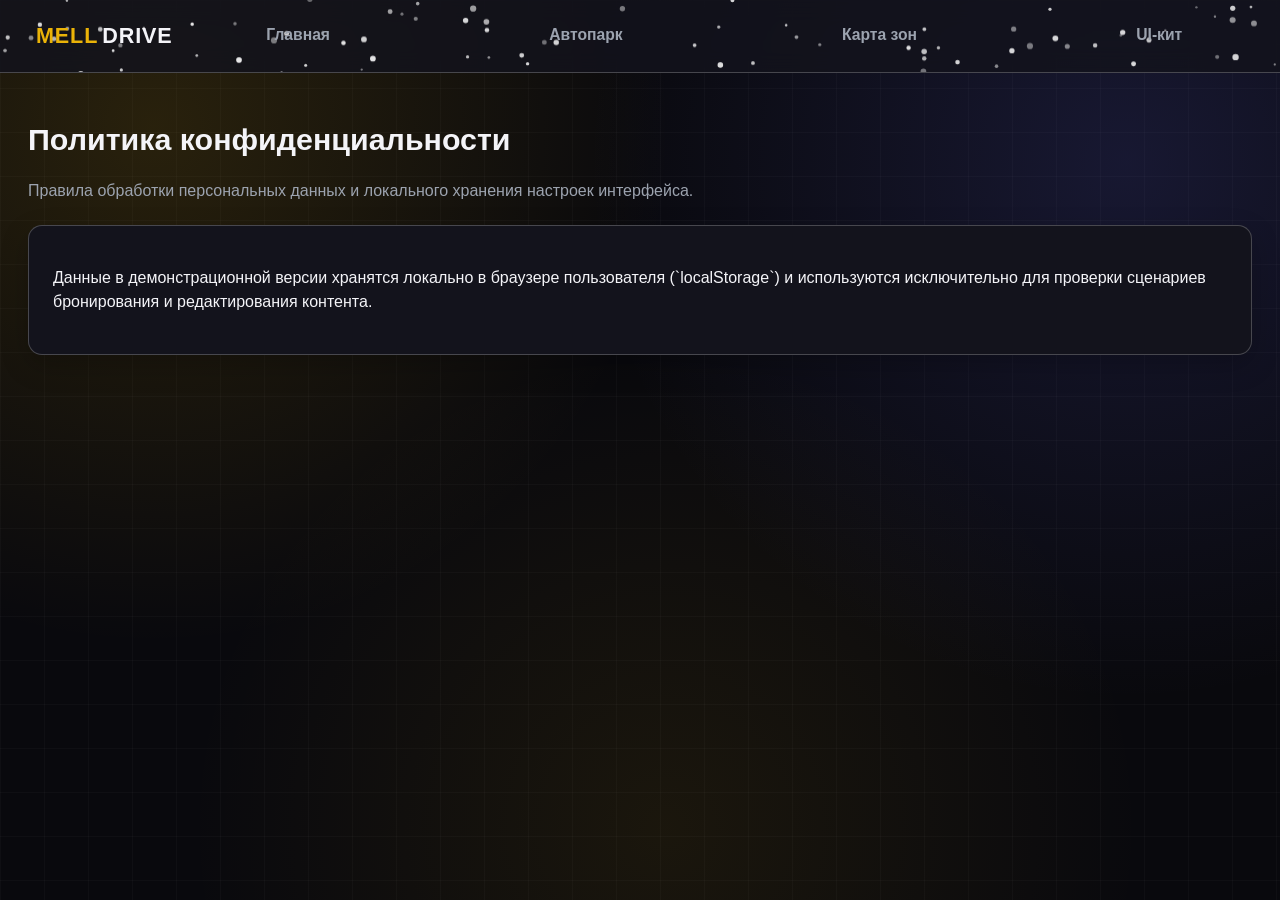
<file: frontend/pages/privacy.html>
﻿<!DOCTYPE html>
<html lang="ru">
<head>
    <meta charset="UTF-8">
    <meta name="viewport" content="width=device-width, initial-scale=1.0">
    <title>Политика конфиденциальности — MELLDRIVE</title>
    <link rel="stylesheet" href="../assets/css/main.css">
<style id="force-nav-visible">
  .header, .header .container, .header__container { overflow: visible !important; }
  .header .nav, .header nav {
    display: flex !important;
    visibility: visible !important;
    opacity: 1 !important;
    position: static !important;
    transform: none !important;
    max-height: none !important;
    width: auto !important;
    background: transparent !important;
  }
  .header .nav__list {
    display: flex !important;
    flex-wrap: wrap !important;
    align-items: center !important;
    gap: 16px !important;
  }
  .header .nav__link { display: inline-block !important; white-space: nowrap !important; }
</style>
</head>
<body>
    <header class="header">
        <div class="container header__container">
            <a href="../index.html" class="logo"><span class="logo__highlight">MELL</span>DRIVE</a>
                                                <nav class="nav" id="mainNav" style="display:flex; visibility:visible; opacity:1;">
                <ul class="nav__list" style="display:flex; flex-wrap:wrap; gap:16px; list-style:none; margin:0; padding:0; align-items:center;">
                    <li><a href="../index.html" class="nav__link" style="white-space:nowrap;">Главная</a></li>
                    <li><a href="catalog.html" class="nav__link " style="white-space:nowrap;">Автопарк</a></li>
                    <li><a href="map.html" class="nav__link " style="white-space:nowrap;">Карта зон</a></li>
                    <li><a href="profile.html" class="nav__link " style="white-space:nowrap;">Кабинет</a></li>
                    <li><a href="admin.html" class="nav__link " style="white-space:nowrap;">Админка</a></li>
                    <li><a href="ui-kit.html" class="nav__link " style="white-space:nowrap;">UI-кит</a></li>
                </ul>
            </nav>
        </div>
    </header>
    <main class="section">
        <div class="container">
            <h1 class="section__title">Политика конфиденциальности</h1>
            <p class="section__subtitle">Правила обработки персональных данных и локального хранения настроек интерфейса.</p>
            <div class="car-card" style="padding:24px;">
                <p>Данные в демонстрационной версии хранятся локально в браузере пользователя (`localStorage`) и используются исключительно для проверки сценариев бронирования и редактирования контента.</p>
            </div>
        </div>
    </main>

<script>
(function() {
    let isAdmin = false;
    try {
        const a = JSON.parse(localStorage.getItem('melldrive_admin_session_v1') || 'null');
        isAdmin = Boolean(a && a.isAdmin === true);
    } catch (e) {}
    if (!isAdmin) {
        document.querySelectorAll('header a[href*="admin.html"]').forEach(a => {
            const li = a.closest('li');
            if (li) li.remove();
            else a.remove();
        });
    }
})();
</script>
<script>
(function() {
    const SESSION_KEY = 'melldrive_active_session_v1';
    const DB_KEY = 'melldrive_accounts_db_v1';

    // Удаляем старые демо-записи, если остались в localStorage
    try {
        const rawDb = localStorage.getItem(DB_KEY);
        if (rawDb) {
            const parsedDb = JSON.parse(rawDb);
            if (Array.isArray(parsedDb)) {
                const filtered = parsedDb.filter(acc => acc && acc.email && acc.email.toLowerCase() !== 'demo@melldrive.ru');
                localStorage.setItem(DB_KEY, JSON.stringify(filtered));
            }
        }
    } catch (e) {}

    function hasActiveSession() {
        try {
            const s = JSON.parse(localStorage.getItem(SESSION_KEY) || 'null');
            return Boolean(s && s.loggedIn === true && s.email);
        } catch (e) {
            return false;
        }
    }

    window.mellLogout = function() {
        localStorage.removeItem(SESSION_KEY);
        const isInPages = window.location.pathname.includes('/pages/') || window.location.pathname.includes('\\pages\\');
        window.location.href = isInPages ? '../index.html' : 'index.html';
    };

    const loggedIn = hasActiveSession();

    // Если сессии нет — убираем ссылки на кабинет из меню
    if (!loggedIn) {
        document.querySelectorAll('a[href*="profile.html"]').forEach(a => {
            const li = a.closest('li');
            if (li) li.remove();
            else a.remove();
        });
    }

    // Навешиваем выход на любые кнопки/ссылки с data-logout или #logoutBtn
    document.querySelectorAll('[data-logout], #logoutBtn').forEach(el => {
        el.addEventListener('click', (e) => {
            e.preventDefault();
            window.mellLogout();
        });
    });
})();
</script>
<script src="../assets/js/theme-session.js"></script>
</body>
</html>
</file>
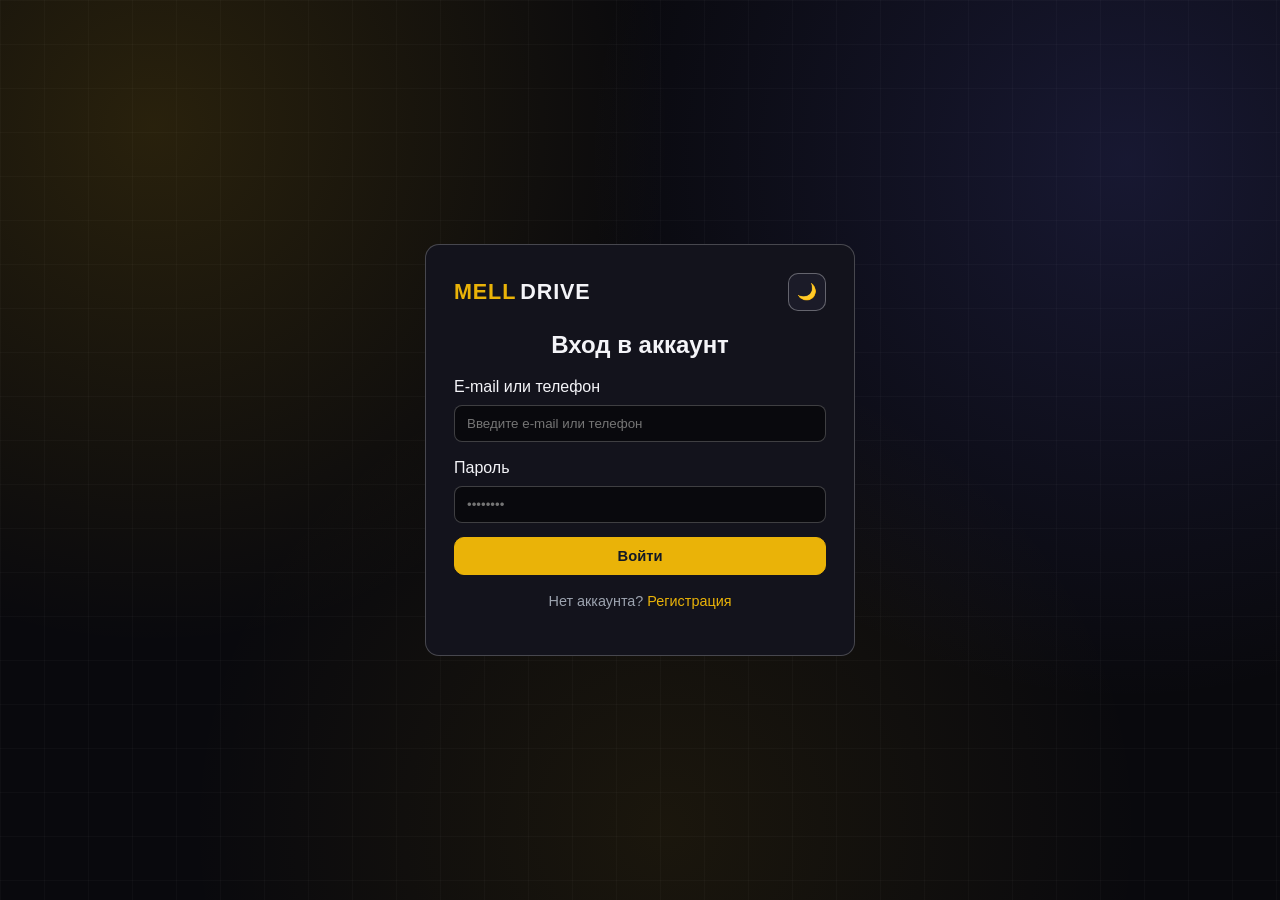
<file: frontend/pages/profile.html>
﻿<!DOCTYPE html>
<html lang="ru">
<head>
    <meta charset="UTF-8">
    <meta name="viewport" content="width=device-width, initial-scale=1.0">
    <title>Личный кабинет — MELLDRIVE</title>
    <link rel="stylesheet" href="../assets/css/main.css">
    <style>
        .live-meter {
            margin-top: 10px;
            padding: 10px 12px;
            border-radius: 10px;
            border: 1px solid rgba(234, 179, 8, 0.4);
            background: var(--gold-soft);
            display: grid;
            gap: 4px;
            font-size: 0.88rem;
        }
        .live-meter__row {
            display: flex;
            justify-content: space-between;
            gap: 8px;
        }
        .live-dot {
            display: inline-block;
            width: 8px;
            height: 8px;
            border-radius: 50%;
            background: var(--success);
            margin-right: 6px;
        }
    </style>
    <script>
        (function() {
            try {
                const s = JSON.parse(localStorage.getItem('melldrive_active_session_v1') || 'null');
                if (!s || s.loggedIn !== true || !s.email) {
                    window.location.replace('login.html');
                }
            } catch (e) {
                window.location.replace('login.html');
            }
        })();
    </script>
</head>
<body>
    <header class="header">
        <div class="container header__container">
            <a href="../index.html" class="logo"><span class="logo__highlight">MELL</span>DRIVE</a>
            <nav class="nav" id="mainNav">
                <ul class="nav__list">
                    <li><a href="../index.html" class="nav__link">Главная</a></li>
                    <li><a href="catalog.html" class="nav__link">Автопарк</a></li>
                    <li><a href="map.html" class="nav__link">Карта зон</a></li>
                    <li><a href="profile.html" class="nav__link active">Кабинет</a></li>
                    <li><a href="admin.html" class="nav__link">Админка</a></li>
                    <li><a href="ui-kit.html" class="nav__link">UI-кит</a></li>
                </ul>
            </nav>
            <div class="header__actions">
                <button type="button" class="theme-toggle" id="themeToggle" aria-label="Сменить тему">🌙</button>
                <button type="button" class="btn btn--outline btn--sm" id="logoutBtn" onclick="window.mellLogout()">Выйти</button>
            </div>
        </div>
    </header>

    <main class="section">
        <div class="container">
            <h1 class="section__title">Личный кабинет водителя</h1>
            <p class="section__subtitle">Активный профиль и управление вашими арендами</p>

            <div class="car-card" style="padding:24px 26px; margin-bottom:28px; display:grid; gap:10px;">
                <h3 id="driverProfileTitle" style="margin:0; font-size:1.25rem;">Профиль водителя</h3>
                <p id="driverProfileContacts" style="color:var(--text-muted); font-size:0.92rem; margin:0;"></p>
                <p id="driverLicenseInfo" style="color:var(--success); font-size:0.9rem; margin:0;"></p>
            </div>

            <h2 style="font-size:1.4rem; margin:0 0 18px 0;">Мои бронирования</h2>
            <div id="myBookingsList" class="cars-grid" style="grid-template-columns: repeat(auto-fit, minmax(310px, 1fr));"></div>
        </div>
    </main>

    <script src="../assets/js/fleet-data.js"></script>
    <script>
        const SESSION_KEY = 'melldrive_active_session_v1';
        const BOOKINGS_KEY = 'melldrive_bookings_v1';

        let sess = null;
        try { sess = JSON.parse(localStorage.getItem(SESSION_KEY) || 'null'); } catch (e) {}

        if (sess && sess.loggedIn) {
            document.getElementById('driverProfileTitle').textContent = 'Водитель: ' + (sess.name || sess.email);
            document.getElementById('driverProfileContacts').textContent = [sess.email, sess.phone].filter(Boolean).join(' • ');
            document.getElementById('driverLicenseInfo').textContent = sess.license ? ('ВУ: ' + sess.license + (sess.licenseConfirmed ? ' (подтверждено)' : '')) : '';
        }

        function loadUserBookings() {
            let list = [];
            try {
                list = JSON.parse(localStorage.getItem(BOOKINGS_KEY) || '[]');
                if (!Array.isArray(list)) list = [];
            } catch (e) { list = []; }

            return sess && sess.email
                ? list.filter(b => b.driverEmail && b.driverEmail.toLowerCase() === sess.email.toLowerCase())
                : [];
        }

        function finishBooking(bookingId) {
            let list = [];
            try { list = JSON.parse(localStorage.getItem(BOOKINGS_KEY) || '[]'); } catch (e) {}
            const target = list.find(b => b.id === bookingId);
            if (target && target.status === 'Активна') {
                window.finalizeBookingRecord(target, 'Завершена');
                localStorage.setItem(BOOKINGS_KEY, JSON.stringify(list));
                renderBookings();
            }
        }

        function renderBookings() {
            const box = document.getElementById('myBookingsList');
            const mine = loadUserBookings();

            if (!mine.length) {
                box.innerHTML = '<div class="car-card" style="padding:20px;"><p style="color:var(--text-muted); margin:0;">У вас пока нет оформленных бронирований. <a href="catalog.html" style="color:var(--gold);">Выбрать автомобиль →</a></p></div>';
                return;
            }

            const now = Date.now();
            box.innerHTML = mine.map(b => {
                const isLiveMinute = Boolean(b.isMinuteTariff && b.status === 'Активна');
                const live = isLiveMinute ? window.calcLiveMinuteBooking(b, now) : null;
                const displayTotal = isLiveMinute ? live.total : Number(b.total);

                const liveMeterHtml = isLiveMinute
                    ? `
                        <div class="live-meter" data-live-id="${window.escapeHtml(b.id)}">
                            <div class="live-meter__row">
                                <span><span class="live-dot"></span>Идёт поминутная аренда</span>
                                <strong>${Number(b.priceMin)} ₽/мин</strong>
                            </div>
                            <div class="live-meter__row">
                                <span style="color:var(--text-muted);">Время старта:</span>
                                <span>${window.escapeHtml(b.createdAt)}</span>
                            </div>
                            <div class="live-meter__row">
                                <span style="color:var(--text-muted);">Прошло времени:</span>
                                <strong data-live-time="${window.escapeHtml(b.id)}">${live.formattedTime} (${live.billedMinutes} мин)</strong>
                            </div>
                            <div class="live-meter__row">
                                <span style="color:var(--text-muted);">Накапало сейчас:</span>
                                <strong style="color:var(--gold); font-size:1.05rem;" data-live-sum="${window.escapeHtml(b.id)}">${live.total.toLocaleString('ru-RU')} ₽</strong>
                            </div>
                        </div>
                    `
                    : `
                        <p style="margin:10px 0 4px; font-weight:800; color:var(--gold);">${displayTotal.toLocaleString('ru-RU')} ₽</p>
                        <small style="color:var(--text-muted);">Начало: ${window.escapeHtml(b.createdAt)}${b.endedAt ? ` • Завершено: ${window.escapeHtml(b.endedAt)}` : ''}</small>
                    `;

                return `
                    <div class="car-card" style="padding:20px;">
                        <div style="display:flex; justify-content:space-between; align-items:center; gap:8px;">
                            <strong>${window.escapeHtml(b.id)}</strong>
                            <span style="color:${b.status === 'Активна' ? 'var(--gold)' : 'var(--text-muted)'}; font-weight:700;">${window.escapeHtml(b.status)}</span>
                        </div>
                        <h3 style="margin:8px 0 4px;">${window.escapeHtml(b.carName)} ${b.plate ? `<small style="color:var(--text-muted);">(${window.escapeHtml(b.plate)})</small>` : ''}</h3>
                        <p style="color:var(--text-muted); font-size:0.88rem; margin:0;">${window.escapeHtml(b.tariff)} • ${window.escapeHtml(b.options)}</p>
                        ${liveMeterHtml}
                        ${b.status === 'Активна' ? `<button type="button" class="btn btn--outline btn--sm" style="margin-top:12px;" onclick="finishBooking('${window.escapeHtml(b.id)}')">Завершить аренду и освободить авто</button>` : ''}
                    </div>
                `;
            }).join('');
        }

        function tickLiveMeters() {
            const mine = loadUserBookings();
            const now = Date.now();
            mine.forEach(b => {
                if (!b.isMinuteTariff || b.status !== 'Активна') return;
                const timeEl = document.querySelector(`[data-live-time="${CSS.escape(b.id)}"]`);
                const sumEl = document.querySelector(`[data-live-sum="${CSS.escape(b.id)}"]`);
                if (!timeEl || !sumEl) return;
                const live = window.calcLiveMinuteBooking(b, now);
                timeEl.textContent = `${live.formattedTime} (${live.billedMinutes} мин)`;
                sumEl.textContent = `${live.total.toLocaleString('ru-RU')} ₽`;
            });
        }

        window.finishBooking = finishBooking;
        renderBookings();
        setInterval(tickLiveMeters, 1000);
    </script>
    <script src="../assets/js/theme-session.js"></script>
</body>
</html>
</file>
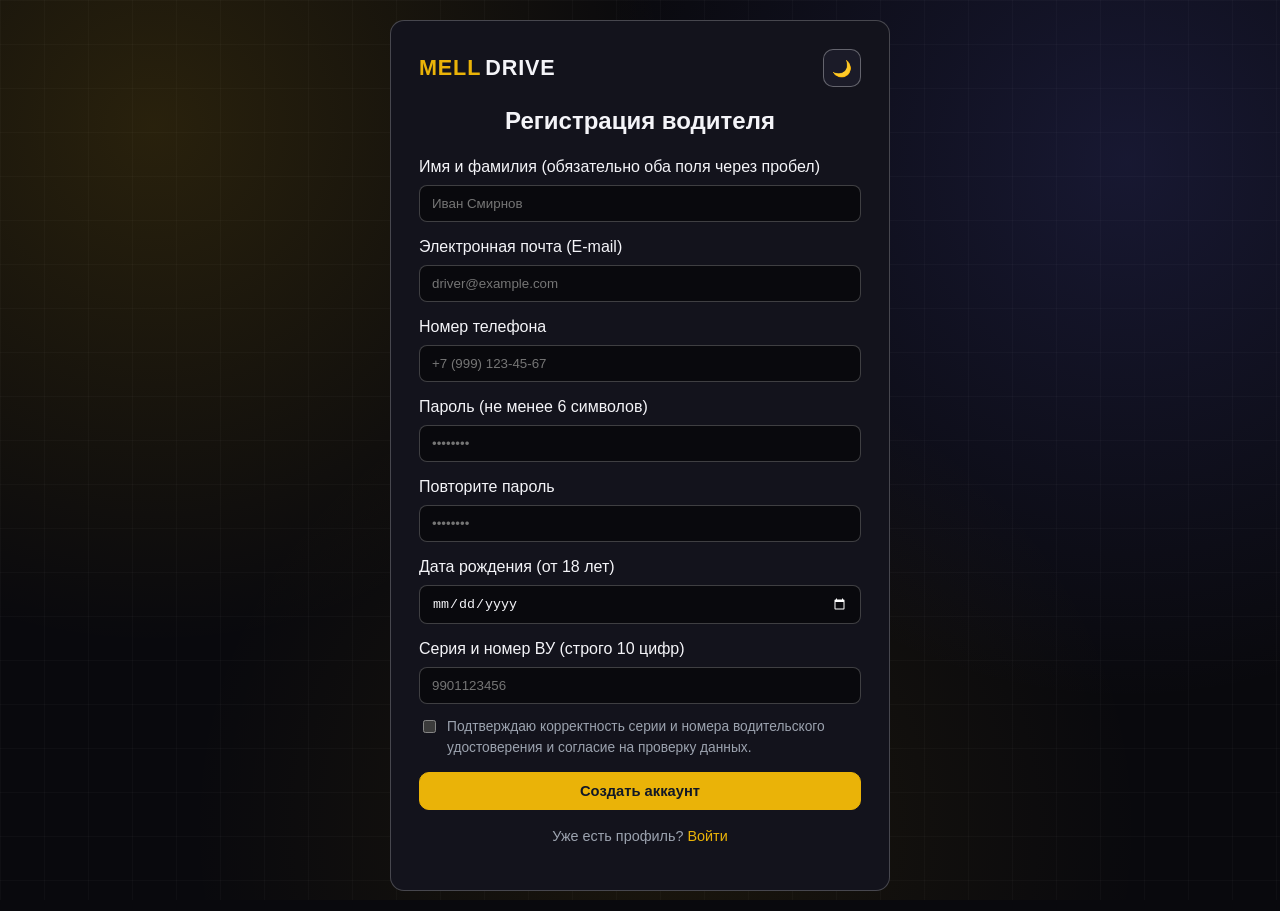
<file: frontend/pages/register.html>
﻿<!DOCTYPE html>
<html lang="ru">
<head>
    <meta charset="UTF-8">
    <meta name="viewport" content="width=device-width, initial-scale=1.0">
    <title>Регистрация — MELLDRIVE</title>
    <link rel="stylesheet" href="../assets/css/main.css">
</head>
<body style="display:flex; min-height:100vh; align-items:center; justify-content:center; padding:20px;">
    <div style="width:100%; max-width:500px; background:var(--bg-card); border:1px solid var(--border); border-radius:var(--radius); padding:28px;">
        <div style="display:flex; justify-content:space-between; align-items:center; margin-bottom:16px;">
            <a href="../index.html" class="logo"><span class="logo__highlight">MELL</span>DRIVE</a>
            <button type="button" class="theme-toggle" id="themeToggle" aria-label="Сменить тему">🌙</button>
        </div>
        <h1 style="font-size:1.5rem; margin-bottom:16px; text-align:center;">Регистрация водителя</h1>
        <form id="regForm" style="display:grid; gap:13px;">
            <label>Имя и фамилия (обязательно оба поля через пробел)
                <input type="text" id="fullName" required placeholder="Иван Смирнов" style="width:100%; margin-top:6px; padding:10px 12px; border-radius:8px; background:var(--bg-main); color:var(--text-main); border:1px solid var(--border);">
            </label>
            <label>Электронная почта (E-mail)
                <input type="email" id="regEmail" required placeholder="driver@example.com" style="width:100%; margin-top:6px; padding:10px 12px; border-radius:8px; background:var(--bg-main); color:var(--text-main); border:1px solid var(--border);">
            </label>
            <label>Номер телефона
                <input type="tel" id="regPhone" required placeholder="+7 (999) 123-45-67" style="width:100%; margin-top:6px; padding:10px 12px; border-radius:8px; background:var(--bg-main); color:var(--text-main); border:1px solid var(--border);">
            </label>
            <label>Пароль (не менее 6 символов)
                <input type="password" id="regPassword" minlength="6" required placeholder="••••••••" style="width:100%; margin-top:6px; padding:10px 12px; border-radius:8px; background:var(--bg-main); color:var(--text-main); border:1px solid var(--border);">
            </label>
            <label>Повторите пароль
                <input type="password" id="regPasswordRepeat" minlength="6" required placeholder="••••••••" style="width:100%; margin-top:6px; padding:10px 12px; border-radius:8px; background:var(--bg-main); color:var(--text-main); border:1px solid var(--border);">
            </label>
            <label>Дата рождения (от 18 лет)
                <input type="date" id="birthDate" required style="width:100%; margin-top:6px; padding:10px 12px; border-radius:8px; background:var(--bg-main); color:var(--text-main); border:1px solid var(--border);">
            </label>
            <label>Серия и номер ВУ (строго 10 цифр)
                <input type="text" id="driverLicense" inputmode="numeric" maxlength="14" required placeholder="9901123456" style="width:100%; margin-top:6px; padding:10px 12px; border-radius:8px; background:var(--bg-main); color:var(--text-main); border:1px solid var(--border);">
            </label>
            <label style="display:flex; gap:8px; align-items:flex-start; font-size:0.86rem; color:var(--text-muted); cursor:pointer;">
                <input type="checkbox" id="confirmLicenseCb" required style="margin-top:3px;">
                <span>Подтверждаю корректность серии и номера водительского удостоверения и согласие на проверку данных.</span>
            </label>
            <p id="regError" class="hidden" style="color:var(--danger); font-size:0.88rem;"></p>
            <button type="submit" class="btn btn--primary btn--block">Создать аккаунт</button>
        </form>
        <p style="margin-top:16px; font-size:0.9rem; color:var(--text-muted); text-align:center;">
            Уже есть профиль? <a href="login.html" style="color:var(--gold);">Войти</a>
        </p>
    </div>
    <script>
        const DB_KEY = 'melldrive_accounts_db_v1';
        const SESSION_KEY = 'melldrive_active_session_v1';

        function loadAccountsDb() {
            try {
                const raw = localStorage.getItem(DB_KEY);
                if (raw) {
                    const parsed = JSON.parse(raw);
                    if (Array.isArray(parsed)) return parsed;
                }
            } catch (e) {}
            return [];
        }

        document.getElementById('regForm').addEventListener('submit', (e) => {
            e.preventDefault();
            const fullName = document.getElementById('fullName').value.trim();
            const nameParts = fullName.split(/\s+/).filter(Boolean);
            const email = document.getElementById('regEmail').value.trim().toLowerCase();
            const phone = document.getElementById('regPhone').value.trim();
            const phoneDigits = phone.replace(/\D/g, '');
            const password = document.getElementById('regPassword').value;
            const passwordRepeat = document.getElementById('regPasswordRepeat').value;
            const val = document.getElementById('birthDate').value;
            const digitsOnly = document.getElementById('driverLicense').value.replace(/\D/g, '');
            const licenseConfirmed = document.getElementById('confirmLicenseCb').checked;
            const err = document.getElementById('regError');

            if (nameParts.length < 2 || nameParts.some(p => p.length < 2)) {
                err.textContent = 'Укажите и имя, и фамилию (минимум два слова через пробел).';
                err.classList.remove('hidden');
                return;
            }
            if (!email || !email.includes('@')) {
                err.textContent = 'Введите корректный адрес электронной почты.';
                err.classList.remove('hidden');
                return;
            }
            if (phoneDigits.length < 10) {
                err.textContent = 'Введите корректный номер телефона (минимум 10 цифр).';
                err.classList.remove('hidden');
                return;
            }
            if (password.length < 6) {
                err.textContent = 'Пароль должен содержать не менее 6 символов.';
                err.classList.remove('hidden');
                return;
            }
            if (password !== passwordRepeat) {
                err.textContent = 'Пароли не совпадают. Проверьте поле «Повторите пароль».';
                err.classList.remove('hidden');
                return;
            }
            if (!val) return;
            const birth = new Date(val);
            const age = (Date.now() - birth.getTime()) / (1000 * 60 * 60 * 24 * 365.25);
            if (age < 18) {
                err.textContent = 'Регистрация доступна только с 18 лет.';
                err.classList.remove('hidden');
                return;
            }
            if (digitsOnly.length !== 10) {
                err.textContent = 'Серия и номер водительского удостоверения должны содержать ровно 10 цифр.';
                err.classList.remove('hidden');
                return;
            }
            if (!licenseConfirmed) {
                err.textContent = 'Необходимо подтвердить номер водительского удостоверения.';
                err.classList.remove('hidden');
                return;
            }

            const db = loadAccountsDb();
            const exists = db.some(acc => acc.email === email || acc.phone.replace(/\D/g, '') === phoneDigits);
            if (exists) {
                err.textContent = 'Аккаунт с таким E-mail или телефоном уже существует в локальной базе.';
                err.classList.remove('hidden');
                return;
            }

            const newAccount = {
                id: Date.now(),
                name: fullName,
                email,
                phone,
                password,
                license: digitsOnly,
                licenseConfirmed: true
            };
            db.push(newAccount);
            localStorage.setItem(DB_KEY, JSON.stringify(db));
            localStorage.removeItem(SESSION_KEY);

            err.classList.add('hidden');
            window.location.href = 'login.html?registered=1&email=' + encodeURIComponent(email);
        });
    </script>
    <script src="../assets/js/theme-session.js"></script>
</body>
</html>
</file>
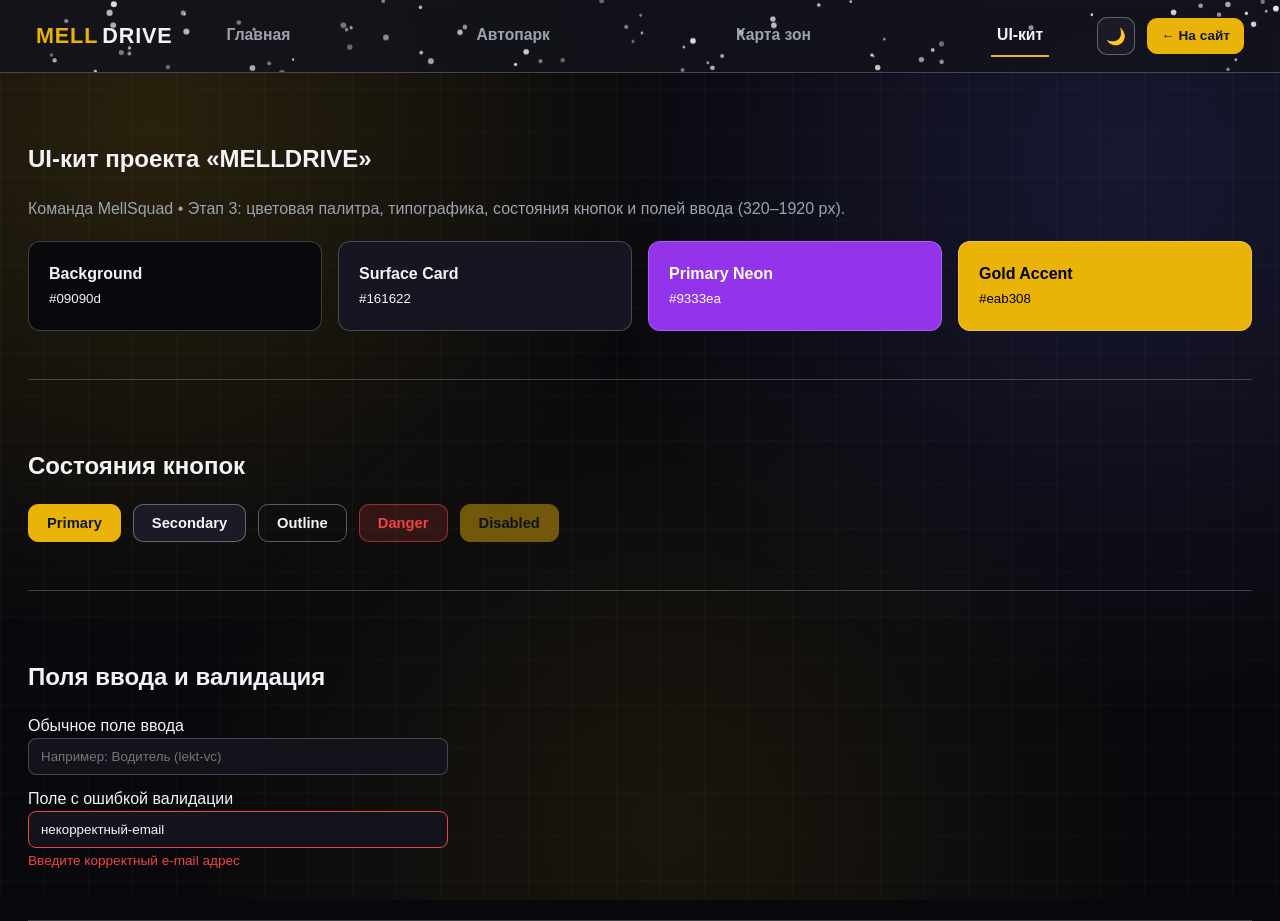
<file: frontend/pages/ui-kit.html>
﻿<!DOCTYPE html>
<html lang="ru">
<head>
    <meta charset="UTF-8">
    <meta name="viewport" content="width=device-width, initial-scale=1.0">
    <title>MELLDRIVE — UI-кит и дизайн-система (Этап 3)</title>
    <link rel="stylesheet" href="../assets/css/main.css">
    <style>
        .uikit-section { padding: 48px 0; border-bottom: 1px solid var(--border); }
        .uikit-grid { display: grid; grid-template-columns: repeat(auto-fit, minmax(220px, 1fr)); gap: 16px; margin-top: 20px; }
        .swatch { padding: 20px; border-radius: 12px; border: 1px solid var(--border); }
        .btn-demo-row { display: flex; gap: 12px; flex-wrap: wrap; align-items: center; margin-top: 16px; }
        .btn--disabled { opacity: 0.45; cursor: not-allowed; pointer-events: none; }
        .field-demo { display: grid; gap: 12px; max-width: 420px; margin-top: 16px; }
        .field-demo input {
            width: 100%; padding: 10px 12px; border-radius: 8px;
            background: var(--bg-card); color: var(--text-main); border: 1px solid var(--border);
        }
        .field-demo input.input-error { border-color: var(--danger); }
        .field-error-msg { color: var(--danger); font-size: 0.85rem; }
    </style>
<style id="force-nav-visible">
  .header, .header .container, .header__container { overflow: visible !important; }
  .header .nav, .header nav {
    display: flex !important;
    visibility: visible !important;
    opacity: 1 !important;
    position: static !important;
    transform: none !important;
    max-height: none !important;
    width: auto !important;
    background: transparent !important;
  }
  .header .nav__list {
    display: flex !important;
    flex-wrap: wrap !important;
    align-items: center !important;
    gap: 16px !important;
  }
  .header .nav__link { display: inline-block !important; white-space: nowrap !important; }
</style>
</head>
<body>
    <header class="header">
        <div class="container header__container">
            <a href="../index.html" class="logo">
                <span class="logo__highlight">MELL</span>DRIVE
            </a>
                                                <nav class="nav" id="mainNav" style="display:flex; visibility:visible; opacity:1;">
                <ul class="nav__list" style="display:flex; flex-wrap:wrap; gap:16px; list-style:none; margin:0; padding:0; align-items:center;">
                    <li><a href="../index.html" class="nav__link" style="white-space:nowrap;">Главная</a></li>
                    <li><a href="catalog.html" class="nav__link " style="white-space:nowrap;">Автопарк</a></li>
                    <li><a href="map.html" class="nav__link " style="white-space:nowrap;">Карта зон</a></li>
                    <li><a href="profile.html" class="nav__link " style="white-space:nowrap;">Кабинет</a></li>
                    <li><a href="admin.html" class="nav__link " style="white-space:nowrap;">Админка</a></li>
                    <li><a href="ui-kit.html" class="nav__link active" style="white-space:nowrap;">UI-кит</a></li>
                </ul>
            </nav>
            <div class="header__actions">
                <a href="../index.html" class="btn btn--primary btn--sm">← На сайт</a>
            </div>
        </div>
    </header>

    <main class="container">
        <section class="uikit-section">
            <h1>UI-кит проекта «MELLDRIVE»</h1>
            <p style="color: var(--text-muted); margin-top: 8px;">Команда MellSquad • Этап 3: цветовая палитра, типографика, состояния кнопок и полей ввода (320–1920 px).</p>

            <div class="uikit-grid">
                <div class="swatch" style="background:#09090d;"><strong>Background</strong><br><small>#09090d</small></div>
                <div class="swatch" style="background:#161622;"><strong>Surface Card</strong><br><small>#161622</small></div>
                <div class="swatch" style="background:#9333ea; color:#fff;"><strong>Primary Neon</strong><br><small>#9333ea</small></div>
                <div class="swatch" style="background:#eab308; color:#000;"><strong>Gold Accent</strong><br><small>#eab308</small></div>
            </div>
        </section>

        <section class="uikit-section">
            <h2>Состояния кнопок</h2>
            <div class="btn-demo-row">
                <button type="button" class="btn btn--primary">Primary</button>
                <button type="button" class="btn btn--secondary">Secondary</button>
                <button type="button" class="btn btn--outline">Outline</button>
                <button type="button" class="btn btn--danger">Danger</button>
                <button type="button" class="btn btn--primary btn--disabled" disabled>Disabled</button>
            </div>
        </section>

        <section class="uikit-section">
            <h2>Поля ввода и валидация</h2>
            <div class="field-demo">
                <label>Обычное поле ввода
                    <input type="text" placeholder="Например: Водитель (lekt-vc)">
                </label>
                <label>Поле с ошибкой валидации
                    <input type="text" class="input-error" value="некорректный-email">
                    <span class="field-error-msg">Введите корректный e-mail адрес</span>
                </label>
            </div>
        </section>
    </main>

<script>
(function() {
    let isAdmin = false;
    try {
        const a = JSON.parse(localStorage.getItem('melldrive_admin_session_v1') || 'null');
        isAdmin = Boolean(a && a.isAdmin === true);
    } catch (e) {}
    if (!isAdmin) {
        document.querySelectorAll('header a[href*="admin.html"]').forEach(a => {
            const li = a.closest('li');
            if (li) li.remove();
            else a.remove();
        });
    }
})();
</script>
<script>
(function() {
    const SESSION_KEY = 'melldrive_active_session_v1';
    const DB_KEY = 'melldrive_accounts_db_v1';

    // Удаляем старые демо-записи, если остались в localStorage
    try {
        const rawDb = localStorage.getItem(DB_KEY);
        if (rawDb) {
            const parsedDb = JSON.parse(rawDb);
            if (Array.isArray(parsedDb)) {
                const filtered = parsedDb.filter(acc => acc && acc.email && acc.email.toLowerCase() !== 'demo@melldrive.ru');
                localStorage.setItem(DB_KEY, JSON.stringify(filtered));
            }
        }
    } catch (e) {}

    function hasActiveSession() {
        try {
            const s = JSON.parse(localStorage.getItem(SESSION_KEY) || 'null');
            return Boolean(s && s.loggedIn === true && s.email);
        } catch (e) {
            return false;
        }
    }

    window.mellLogout = function() {
        localStorage.removeItem(SESSION_KEY);
        const isInPages = window.location.pathname.includes('/pages/') || window.location.pathname.includes('\\pages\\');
        window.location.href = isInPages ? '../index.html' : 'index.html';
    };

    const loggedIn = hasActiveSession();

    // Если сессии нет — убираем ссылки на кабинет из меню
    if (!loggedIn) {
        document.querySelectorAll('a[href*="profile.html"]').forEach(a => {
            const li = a.closest('li');
            if (li) li.remove();
            else a.remove();
        });
    }

    // Навешиваем выход на любые кнопки/ссылки с data-logout или #logoutBtn
    document.querySelectorAll('[data-logout], #logoutBtn').forEach(el => {
        el.addEventListener('click', (e) => {
            e.preventDefault();
            window.mellLogout();
        });
    });
})();
</script>
<script src="../assets/js/theme-session.js"></script>
</body>
</html>
</file>
<file: frontend/assets/css/main.css>
﻿:root {
    --bg-main: #09090d;
    --bg-card: #13131c;
    --bg-elevated: #1b1b28;
    --text-main: #f4f4f8;
    --text-muted: #9ca3af;
    --border: rgba(255, 255, 255, 0.22);
    --btn-border: rgba(255, 255, 255, 0.32);
    --gold: #eab308;
    --gold-soft: rgba(234, 179, 8, 0.16);
    --success: #22c55e;
    --danger: #ef4444;
    --radius: 14px;
}

body.light-theme,
html[data-theme="light"] body {
    --bg-main: #f3f5f9 !important;
    --bg-card: #ffffff !important;
    --bg-elevated: #e9edf5 !important;
    --text-main: #111827 !important;
    --text-muted: #4b5563 !important;
    --border: rgba(17, 24, 39, 0.22) !important;
    --btn-border: rgba(17, 24, 39, 0.35) !important;
    --gold: #b45309 !important;
    --gold-soft: rgba(180, 83, 9, 0.14) !important;
}

* { box-sizing: border-box; }

body {
    margin: 0;
    background: var(--bg-main);
    color: var(--text-main);
    font-family: -apple-system, BlinkMacSystemFont, "Segoe UI", Roboto, sans-serif;
    line-height: 1.5;
    transition: background-color 0.2s ease, color 0.2s ease;
}

a { color: inherit; text-decoration: none; }

.container {
    width: 100%;
    max-width: 1440px;
    margin: 0 auto;
    padding: 0 28px;
}

.section { padding: 44px 0; }
.section__header {
    display: flex;
    justify-content: space-between;
    align-items: flex-end;
    gap: 16px;
    flex-wrap: wrap;
    margin-bottom: 24px;
}
.section__title { margin: 0; font-size: 1.9rem; font-weight: 800; }
.section__subtitle { margin: 6px 0 0; color: var(--text-muted); }

/* Широкая верхняя шапка */
.header {
    width: 100%;
    position: sticky;
    top: 0;
    z-index: 200;
    background: var(--bg-card);
    border-bottom: 1px solid var(--border);
}
.header > .container.header__container,
.header__container {
    width: 100% !important;
    max-width: 100% !important;
    min-height: 72px;
    padding-left: 36px !important;
    padding-right: 36px !important;
    display: flex !important;
    align-items: center !important;
    justify-content: space-between !important;
    gap: 32px !important;
}
.logo {
    display: inline-flex;
    align-items: center;
    font-size: 1.35rem;
    font-weight: 900;
    letter-spacing: 0.04em;
    white-space: nowrap;
    flex: 0 0 auto;
}
.logo__highlight { color: var(--gold); margin-right: 4px; }

.header .nav {
    display: flex !important;
    align-items: center;
    visibility: visible !important;
    opacity: 1 !important;
    flex: 1 1 auto !important;
    justify-content: center !important;
}
.header .nav__list {
    display: flex !important;
    align-items: center;
    justify-content: space-between !important;
    flex-wrap: wrap;
    gap: 24px !important;
    width: 100% !important;
    max-width: 960px !important;
    list-style: none;
    margin: 0;
    padding: 0 16px !important;
}
.header .nav__link {
    display: inline-block !important;
    padding: 8px 6px !important;
    font-weight: 600;
    font-size: 0.98rem;
    color: var(--text-muted);
    white-space: nowrap !important;
    border-bottom: 2px solid transparent;
}
.header .nav__link:hover,
.header .nav__link.active {
    color: var(--text-main);
    border-bottom-color: var(--gold);
}
.header__actions {
    display: flex !important;
    align-items: center !important;
    gap: 12px !important;
    flex: 0 0 auto;
}
.theme-toggle {
    width: 38px;
    height: 38px;
    border-radius: 10px;
    border: 1.5px solid var(--btn-border);
    background: var(--bg-elevated);
    color: var(--text-main);
    cursor: pointer;
    font-size: 1rem;
    display: inline-flex;
    align-items: center;
    justify-content: center;
}
.burger { display: none; }

/* Кнопки с чёткими рамками */
.btn {
    display: inline-flex;
    align-items: center;
    justify-content: center;
    gap: 8px;
    padding: 10px 18px;
    border-radius: 10px;
    border: 1.5px solid var(--btn-border);
    font-weight: 700;
    font-size: 0.92rem;
    cursor: pointer;
    background: var(--bg-elevated);
    color: var(--text-main);
}
.btn--primary {
    background: var(--gold);
    color: #111827;
    border-color: var(--gold);
}
.btn--outline {
    background: transparent;
    border: 1.5px solid var(--btn-border);
    color: var(--text-main);
}
.btn--outline:hover {
    border-color: var(--gold);
    color: var(--gold);
}
.btn--danger {
    background: rgba(239, 68, 68, 0.16);
    color: var(--danger);
    border: 1.5px solid rgba(239, 68, 68, 0.55);
}
.btn--sm { padding: 7px 13px; font-size: 0.85rem; }
.btn--large { padding: 13px 22px; font-size: 1rem; }
.btn--block { width: 100%; }

/* Карточки */
.hero { padding: 52px 0 24px; }
.hero__badge {
    display: inline-block;
    padding: 6px 12px;
    border-radius: 999px;
    background: var(--gold-soft);
    border: 1px solid var(--gold);
    color: var(--gold);
    font-weight: 700;
    font-size: 0.84rem;
}
.hero__title { margin: 14px 0 12px; font-size: 2.4rem; font-weight: 900; line-height: 1.15; }
.hero__subtitle { max-width: 720px; color: var(--text-muted); font-size: 1.05rem; margin: 0; }
.text-gradient { color: var(--gold); }

.cars-grid {
    display: grid;
    grid-template-columns: repeat(auto-fill, minmax(310px, 1fr));
    gap: 20px;
}
.car-card {
    position: relative;
    background: var(--bg-card);
    border: 1.5px solid var(--border);
    border-radius: var(--radius);
    overflow: hidden;
    display: flex;
    flex-direction: column;
}
.car-card__badge {
    position: absolute;
    top: 12px;
    left: 12px;
    z-index: 2;
    padding: 5px 10px;
    border-radius: 8px;
    background: rgba(17, 24, 39, 0.88);
    border: 1px solid rgba(251, 191, 36, 0.45);
    color: #fbbf24;
    font-size: 0.78rem;
    font-weight: 700;
}
.car-card__img {
    width: 100%;
    height: 195px;
    object-fit: cover;
    background: var(--bg-elevated);
    display: block;
}
.car-card__body { padding: 18px; display: flex; flex-direction: column; flex: 1; gap: 8px; }
.car-card__title { margin: 0; font-size: 1.18rem; font-weight: 800; }
.car-card__specs { font-size: 0.86rem; color: var(--text-muted); }
.car-card__pricing { margin-top: auto; padding-top: 8px; display: flex; flex-direction: column; gap: 2px; }
.car-card__price { font-size: 1.1rem; font-weight: 800; color: var(--gold); }
.car-card__price-sub { font-size: 0.84rem; color: var(--text-muted); }

.footer {
    margin-top: 48px;
    border-top: 1px solid var(--border);
    background: var(--bg-card);
    padding: 20px 0;
    color: var(--text-muted);
    font-size: 0.9rem;
}
.hidden { display: none !important; }

.star-picker { display: inline-flex; gap: 6px; align-items: center; }
.star-btn {
    background: var(--bg-elevated);
    border: 1px solid var(--btn-border);
    border-radius: 6px;
    font-size: 1.35rem;
    line-height: 1;
    cursor: pointer;
    color: #6b7280;
    padding: 4px 7px;
}
.star-btn.active { color: #f59e0b; border-color: #f59e0b; }

@media (max-width: 900px) {
    .container { padding: 0 16px; }
    .header__container { gap: 12px; padding-left: 16px !important; padding-right: 16px !important; }
    .header .nav__list { gap: 12px !important; font-size: 0.9rem; padding: 0 !important; }
    .hero__title { font-size: 1.9rem; }
}

/* Fix BUG-056: светлая тема на уровне :root и системных контролов */
:root { color-scheme: dark; }
:root[data-theme="light"] {
    color-scheme: light;
    --bg-main: #f3f5f9 !important;
    --bg-card: #ffffff !important;
    --bg-elevated: #e9edf5 !important;
    --text-main: #111827 !important;
    --text-muted: #4b5563 !important;
    --border: rgba(17, 24, 39, 0.22) !important;
    --btn-border: rgba(17, 24, 39, 0.35) !important;
    --gold: #b45309 !important;
    --gold-soft: rgba(180, 83, 9, 0.14) !important;
}
:root[data-theme="light"] .btn--primary {
    color: #ffffff !important;
}

/* MELLDRIVE_HEADER_SNOW_CSS_START */
.header {
    position: sticky;
    overflow: hidden;
}
.header .header-snow-canvas {
    position: absolute;
    inset: 0;
    width: 100%;
    height: 100%;
    pointer-events: none;
    z-index: 0;
    display: block;
}
.header > .header__container {
    position: relative;
    z-index: 1;
}
/* MELLDRIVE_HEADER_SNOW_CSS_END */

/* MELLDRIVE_BG_ENHANCE_START */
body {
    background-color: var(--bg-main);
    background-image:
        radial-gradient(circle at 12% 14%, rgba(234, 179, 8, 0.14), transparent 38%),
        radial-gradient(circle at 88% 18%, rgba(99, 102, 241, 0.16), transparent 40%),
        radial-gradient(circle at 52% 92%, rgba(234, 179, 8, 0.08), transparent 45%),
        linear-gradient(rgba(255, 255, 255, 0.025) 1px, transparent 1px),
        linear-gradient(90deg, rgba(255, 255, 255, 0.025) 1px, transparent 1px);
    background-size: 100% 100%, 100% 100%, 100% 100%, 44px 44px, 44px 44px;
    background-attachment: fixed;
    min-height: 100vh;
}

:root[data-theme="light"] body,
body.light-theme {
    background-color: var(--bg-main);
    background-image:
        radial-gradient(circle at 12% 14%, rgba(217, 119, 6, 0.12), transparent 40%),
        radial-gradient(circle at 88% 18%, rgba(59, 130, 246, 0.12), transparent 42%),
        radial-gradient(circle at 50% 90%, rgba(217, 119, 6, 0.07), transparent 45%),
        linear-gradient(rgba(17, 24, 39, 0.035) 1px, transparent 1px),
        linear-gradient(90deg, rgba(17, 24, 39, 0.035) 1px, transparent 1px);
    background-size: 100% 100%, 100% 100%, 100% 100%, 44px 44px, 44px 44px;
    background-attachment: fixed;
}

.header {
    background: rgba(19, 19, 28, 0.86) !important;
    backdrop-filter: blur(12px);
    -webkit-backdrop-filter: blur(12px);
}

:root[data-theme="light"] .header,
body.light-theme .header {
    background: rgba(255, 255, 255, 0.88) !important;
}

.hero {
    position: relative;
}
.hero .container {
    background: linear-gradient(135deg, rgba(234, 179, 8, 0.08), rgba(99, 102, 241, 0.06) 55%, rgba(19, 19, 28, 0.45));
    border: 1px solid var(--border);
    border-radius: 20px;
    padding: 40px 36px;
    box-shadow: 0 20px 50px rgba(0, 0, 0, 0.28);
}

:root[data-theme="light"] .hero .container,
body.light-theme .hero .container {
    background: linear-gradient(135deg, rgba(255, 255, 255, 0.92), rgba(254, 243, 199, 0.45) 55%, rgba(239, 246, 255, 0.85));
    box-shadow: 0 14px 36px rgba(15, 23, 42, 0.08);
}

.car-card {
    transition: transform 0.2s ease, border-color 0.2s ease, box-shadow 0.2s ease;
    box-shadow: 0 10px 28px rgba(0, 0, 0, 0.22);
}
.car-card:hover {
    transform: translateY(-4px);
    border-color: var(--gold);
    box-shadow: 0 16px 36px rgba(234, 179, 8, 0.14);
}

:root[data-theme="light"] .car-card,
body.light-theme .car-card {
    box-shadow: 0 8px 24px rgba(15, 23, 42, 0.07);
}

.footer {
    background: rgba(19, 19, 28, 0.85);
    backdrop-filter: blur(8px);
}
:root[data-theme="light"] .footer,
body.light-theme .footer {
    background: rgba(255, 255, 255, 0.88);
}
/* MELLDRIVE_BG_ENHANCE_END */

/* MELLDRIVE_HERO_SUBTITLE_FIX_START */
.hero__subtitle {
    max-width: none !important;
}
.nowrap-phrase {
    white-space: nowrap;
}
@media (max-width: 640px) {
    .nowrap-phrase {
        white-space: normal;
    }
}
/* MELLDRIVE_HERO_SUBTITLE_FIX_END */

/* MELLDRIVE_HEADER_RHYTHM_START */
.section > .container > .section__title {
    margin: 0 0 16px 0;
}
.section > .container > .section__subtitle {
    margin: 0 0 22px 0;
    line-height: 1.55;
}
.section__header .section__subtitle {
    margin: 10px 0 0 0;
}
/* MELLDRIVE_HEADER_RHYTHM_END */
</file>
